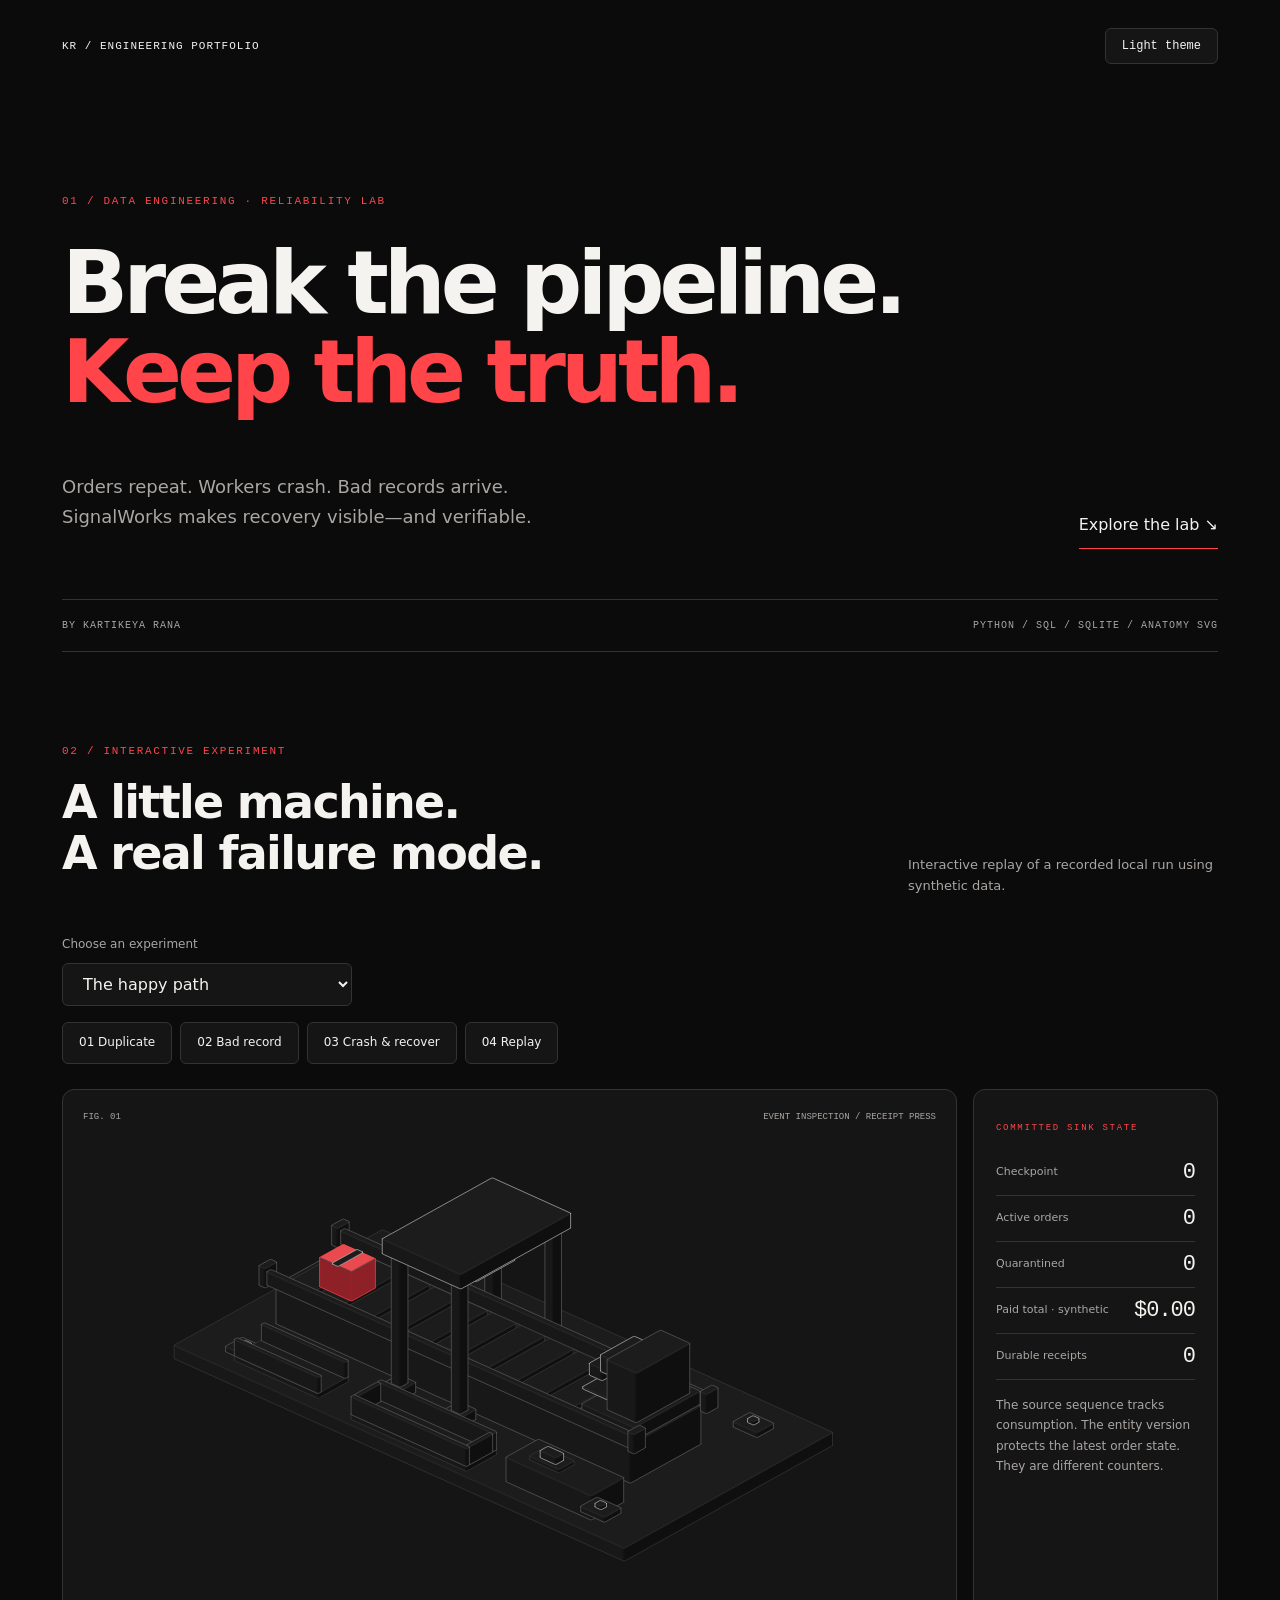
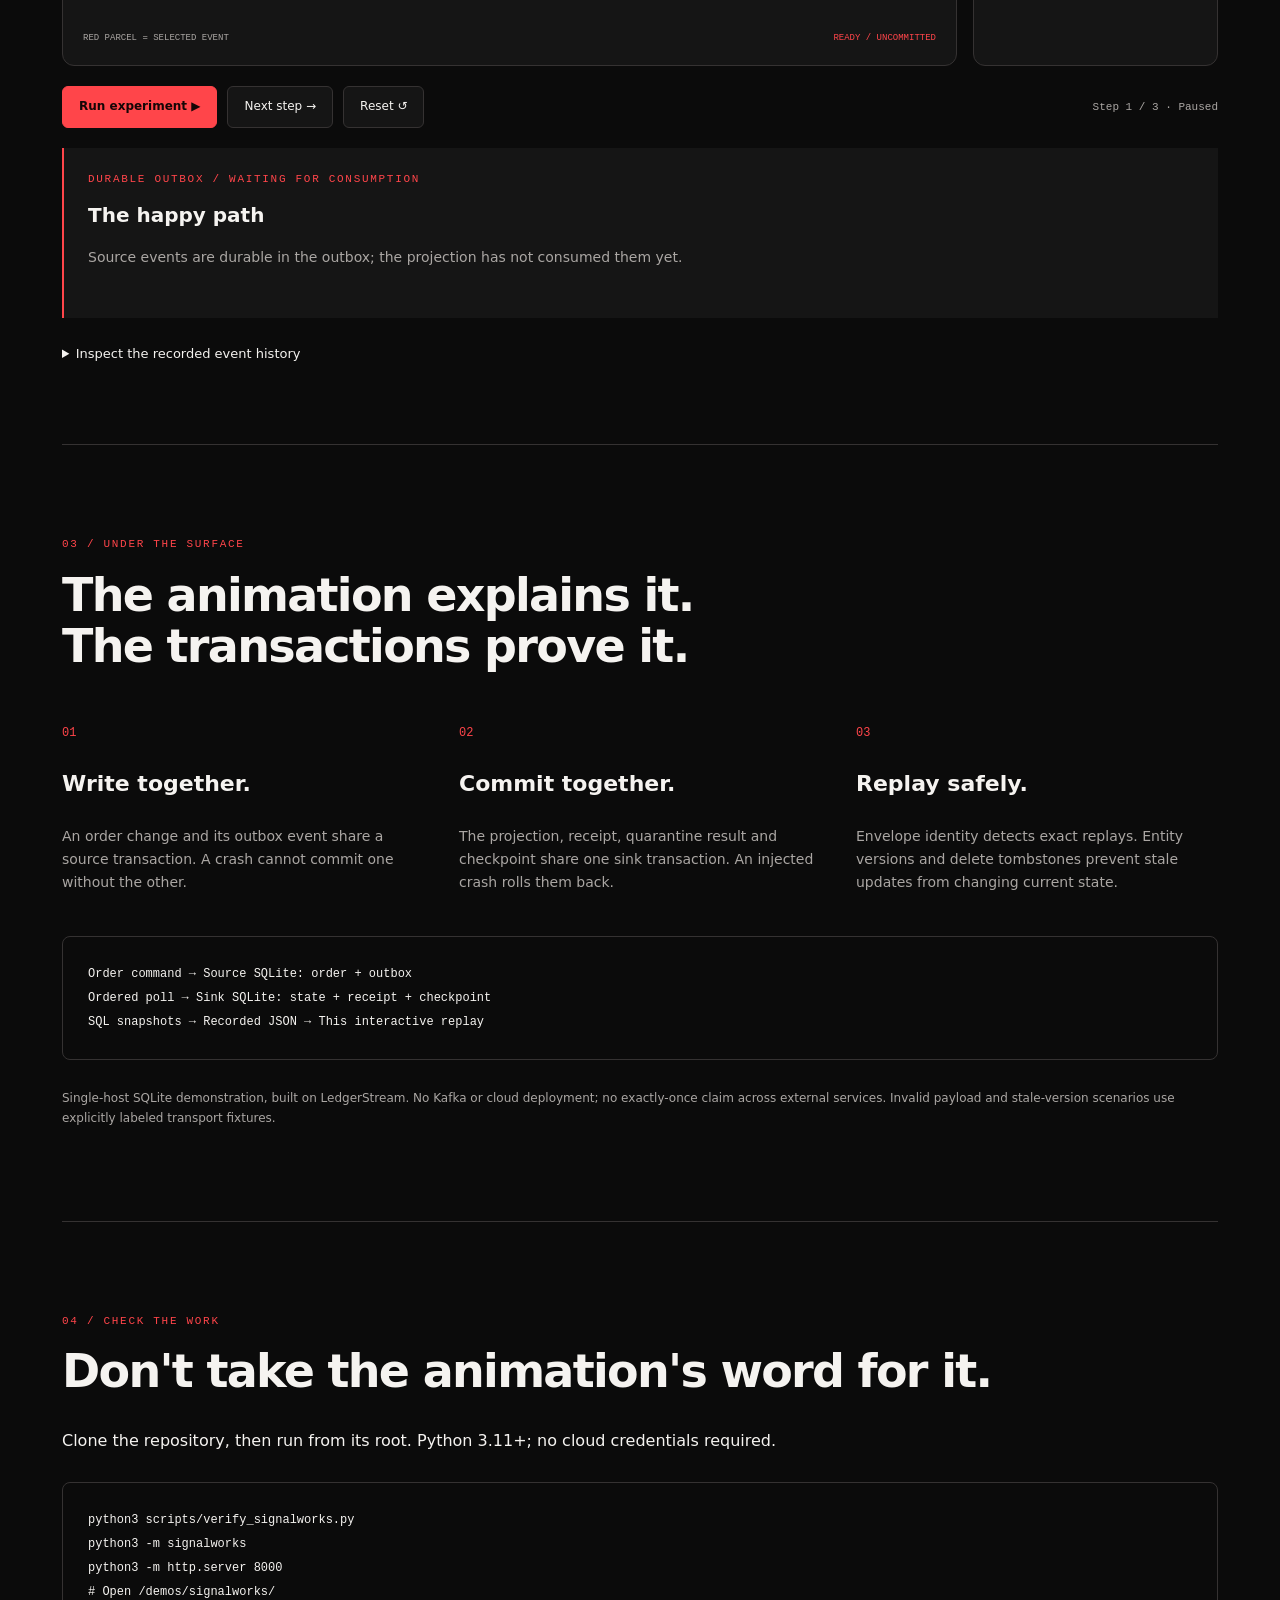
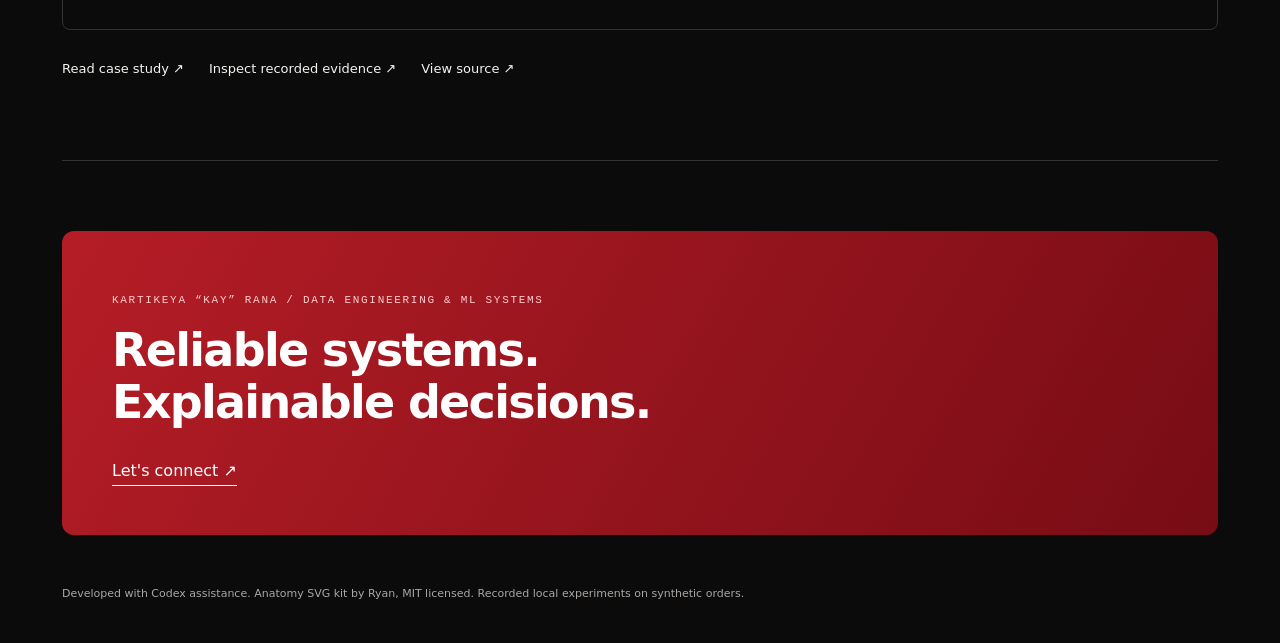
<file: demos/signalworks/index.html>
<!doctype html><html lang="en" data-theme="dark"><head><meta charset="utf-8"><meta name="viewport" content="width=device-width, initial-scale=1"><meta name="description" content="SignalWorks by Kartikeya Rana: a reproducible SQLite reliability lab and interactive Anatomy explainer."><title>SignalWorks — Kartikeya Rana</title><link rel="stylesheet" href="anatomy-kit/iso.css"><link rel="stylesheet" href="style.css"></head><body>
<a class="skip" href="#lab">Skip to interactive lab</a><header><a href="../../README.md">KR / ENGINEERING PORTFOLIO</a><button id="theme">Light theme</button></header>
<main><section class="intro"><p class="eyebrow">01 / DATA ENGINEERING · RELIABILITY LAB</p><h1>Break the pipeline.<br><span>Keep the truth.</span></h1><div class="intro-bottom"><p>Orders repeat. Workers crash. Bad records arrive.<br>SignalWorks makes recovery visible—and verifiable.</p><a class="cta" href="#lab">Explore the lab ↘</a></div><div class="byline">BY KARTIKEYA RANA <span>PYTHON / SQL / SQLITE / ANATOMY SVG</span></div></section>
<section id="lab" aria-labelledby="lab-title"><div class="section-head"><div><p class="eyebrow">02 / INTERACTIVE EXPERIMENT</p><h2 id="lab-title">A little machine.<br>A real failure mode.</h2></div><p id="disclosure">Interactive replay of a recorded local run using synthetic data.</p></div>
<div class="scenario-controls"><label for="scenario">Choose an experiment</label><select id="scenario" disabled><option>Loading recorded runs…</option></select><div class="presets"><button data-scenario="duplicate" disabled>01 Duplicate</button><button data-scenario="quarantine" disabled>02 Bad record</button><button data-scenario="recovery" disabled>03 Crash & recover</button><button data-scenario="replay" disabled>04 Replay</button></div></div>
<div class="lab-grid"><div class="machine-card iso" data-theme="dark"><div class="figure-top"><span>FIG. 01</span><span>EVENT INSPECTION / RECEIPT PRESS</span></div><div class="iso-stage"><svg xmlns="http://www.w3.org/2000/svg" class="iso-svg" viewBox="0 0 880 460" role="img" aria-label="Isometric parcel inspection machine. The red parcel represents the selected recorded event. Accessible controls and database results follow the illustration."><g data-part="foot"><g class="iso-solid"><path class="iso-fill" d="M300.7 125.2L301.1 124.8L315.7 116.7L316.4 116.5L317.4 116.4L318.2 116.7L334.4 123.9L334.9 124.3L334.9 124.8L334.9 137.3L334.5 137.8L320 145.8L319.2 146.1L318.2 146.1L317.4 145.9L301.3 138.6L300.7 138.2L300.7 137.8Z"/><path class="iso-shade" data-shade="0" d="M334.9 137.3L334.5 137.8L334.5 125.2L334.9 124.8ZM334.5 137.8L320 145.8L320 133.3L334.5 125.2ZM320 145.8L319.2 146.1L319.2 133.5L320 133.3Z"/><path class="iso-shade" data-shade="1" d="M319.2 146.1L318.2 146.1L318.2 133.6L319.2 133.5Z"/><path class="iso-shade" data-shade="2" d="M318.2 146.1L317.4 145.9L317.4 133.3L318.2 133.6Z"/><path class="iso-shade" data-shade="3" d="M317.4 145.9L301.3 138.6L301.3 126.1L317.4 133.3ZM301.3 138.6L300.7 138.2L300.7 125.7L301.3 126.1ZM300.7 138.2L300.7 137.8L300.7 125.2L300.7 125.7Z"/><path class="iso-top" d="M334.4 123.9L334.9 124.3L334.9 124.8L334.5 125.2L320 133.3L319.2 133.5L318.2 133.6L317.4 133.3L301.3 126.1L300.7 125.7L300.7 125.2L301.1 124.8L315.7 116.7L316.4 116.5L317.4 116.4L318.2 116.7Z"/><path class="iso-line iso-crease" data-tone="faint" d="M334.9 124.8L334.5 125.2L320 133.3L319.2 133.5L318.2 133.6L317.4 133.3L301.3 126.1L300.7 125.7L300.7 125.2"/><path class="iso-line iso-bevel" data-tone="faint" d="M334.9 124.8L333.8 124.9L319.4 132.9L318.9 133.1L318.4 133.1L317.9 133L301.9 125.8L301.6 125.5L300.7 125.2"/><path class="iso-line iso-edge" data-tone="lo" d="M300.7 125.2L301.1 124.8L315.7 116.7L316.4 116.5L317.4 116.4L318.2 116.7L334.4 123.9L334.9 124.3L334.9 124.8M334.9 137.3L334.5 137.8L320 145.8L319.2 146.1L318.2 146.1L317.4 145.9L301.3 138.6L300.7 138.2L300.7 137.8M334.9 124.8L334.9 137.3M300.7 125.2L300.7 137.8"/></g></g><g data-part="stop"><g class="iso-solid"><path class="iso-fill" d="M264.7 80.2L265.2 79.8L274.9 74.4L275.6 74.2L276.6 74.1L277.4 74.4L281.5 76.2L282 76.6L282 77L282 95.9L281.6 96.3L271.9 101.7L271.1 101.9L270.2 101.9L269.3 101.7L265.3 99.9L264.8 99.5L264.7 99Z"/><path class="iso-shade" data-shade="0" d="M282 95.9L281.6 96.3L281.6 77.4L282 77ZM281.6 96.3L271.9 101.7L271.9 82.8L281.6 77.4ZM271.9 101.7L271.1 101.9L271.1 83.1L271.9 82.8Z"/><path class="iso-shade" data-shade="1" d="M271.1 101.9L270.2 101.9L270.2 83.1L271.1 83.1Z"/><path class="iso-shade" data-shade="2" d="M270.2 101.9L269.3 101.7L269.3 82.9L270.2 83.1Z"/><path class="iso-shade" data-shade="3" d="M269.3 101.7L265.3 99.9L265.3 81.1L269.3 82.9ZM265.3 99.9L264.8 99.5L264.8 80.7L265.3 81.1ZM264.8 99.5L264.7 99L264.7 80.2L264.8 80.7Z"/><path class="iso-top" d="M281.5 76.2L282 76.6L282 77L281.6 77.4L271.9 82.8L271.1 83.1L270.2 83.1L269.3 82.9L265.3 81.1L264.8 80.7L264.7 80.2L265.2 79.8L274.9 74.4L275.6 74.2L276.6 74.1L277.4 74.4Z"/><path class="iso-line iso-crease" data-tone="faint" d="M282 77L281.6 77.4L271.9 82.8L271.1 83.1L270.2 83.1L269.3 82.9L265.3 81.1L264.8 80.7L264.7 80.2"/><path class="iso-line iso-bevel" data-tone="faint" d="M282 77L280.8 77.2L271.3 82.5L270.8 82.7L270.4 82.7L269.8 82.5L266 80.8L265.6 80.5L264.7 80.2"/><path class="iso-line iso-edge" data-tone="mid" d="M264.7 80.2L265.2 79.8L274.9 74.4L275.6 74.2L276.6 74.1L277.4 74.4L281.5 76.2L282 76.6L282 77M282 95.9L281.6 96.3L271.9 101.7L271.1 101.9L270.2 101.9L269.3 101.7L265.3 99.9L264.8 99.5L264.7 99M282 77L282 95.9M264.7 80.2L264.7 99"/></g></g><g data-part="stop"><g class="iso-solid"><path class="iso-fill" d="M193.2 119.9L193.7 119.5L203.4 114.1L204.1 113.9L205.1 113.8L205.9 114.1L209.9 115.9L210.5 116.3L210.5 116.7L210.5 135.6L210.1 136L200.4 141.4L199.6 141.6L198.7 141.6L197.8 141.4L193.8 139.6L193.3 139.2L193.2 138.8Z"/><path class="iso-shade" data-shade="0" d="M210.5 135.6L210.1 136L210.1 117.2L210.5 116.7ZM210.1 136L200.4 141.4L200.4 122.5L210.1 117.2ZM200.4 141.4L199.6 141.6L199.6 122.8L200.4 122.5Z"/><path class="iso-shade" data-shade="1" d="M199.6 141.6L198.7 141.6L198.7 122.8L199.6 122.8Z"/><path class="iso-shade" data-shade="2" d="M198.7 141.6L197.8 141.4L197.8 122.6L198.7 122.8Z"/><path class="iso-shade" data-shade="3" d="M197.8 141.4L193.8 139.6L193.8 120.8L197.8 122.6ZM193.8 139.6L193.3 139.2L193.3 120.4L193.8 120.8ZM193.3 139.2L193.2 138.8L193.2 119.9L193.3 120.4Z"/><path class="iso-top" d="M209.9 115.9L210.5 116.3L210.5 116.7L210.1 117.2L200.4 122.5L199.6 122.8L198.7 122.8L197.8 122.6L193.8 120.8L193.3 120.4L193.2 119.9L193.7 119.5L203.4 114.1L204.1 113.9L205.1 113.8L205.9 114.1Z"/><path class="iso-line iso-crease" data-tone="faint" d="M210.5 116.7L210.1 117.2L200.4 122.5L199.6 122.8L198.7 122.8L197.8 122.6L193.8 120.8L193.3 120.4L193.2 119.9"/><path class="iso-line iso-bevel" data-tone="faint" d="M210.5 116.7L209.3 116.9L199.8 122.2L199.3 122.4L198.9 122.4L198.3 122.2L194.5 120.5L194.1 120.3L193.2 119.9"/><path class="iso-line iso-edge" data-tone="mid" d="M193.2 119.9L193.7 119.5L203.4 114.1L204.1 113.9L205.1 113.8L205.9 114.1L209.9 115.9L210.5 116.3L210.5 116.7M210.5 135.6L210.1 136L200.4 141.4L199.6 141.6L198.7 141.6L197.8 141.4L193.8 139.6L193.3 139.2L193.2 138.8M210.5 116.7L210.5 135.6M193.2 119.9L193.2 138.8"/></g></g><g data-part="foot"><g class="iso-solid"><path class="iso-fill" d="M143.1 212.7L143.6 212.3L158.1 204.2L158.9 204L159.8 203.9L160.7 204.1L176.8 211.4L177.3 211.8L177.4 212.3L177.4 224.8L177 225.2L162.4 233.3L161.6 233.6L160.7 233.6L159.9 233.4L143.7 226.1L143.2 225.7L143.1 225.3Z"/><path class="iso-shade" data-shade="0" d="M177.4 224.8L177 225.2L177 212.7L177.4 212.3ZM177 225.2L162.4 233.3L162.4 220.8L177 212.7ZM162.4 233.3L161.6 233.6L161.6 221L162.4 220.8Z"/><path class="iso-shade" data-shade="1" d="M161.6 233.6L160.7 233.6L160.7 221L161.6 221Z"/><path class="iso-shade" data-shade="2" d="M160.7 233.6L159.9 233.4L159.9 220.8L160.7 221Z"/><path class="iso-shade" data-shade="3" d="M159.9 233.4L143.7 226.1L143.7 213.6L159.9 220.8ZM143.7 226.1L143.2 225.7L143.2 213.2L143.7 213.6ZM143.2 225.7L143.1 225.3L143.1 212.7L143.2 213.2Z"/><path class="iso-top" d="M176.8 211.4L177.3 211.8L177.4 212.3L177 212.7L162.4 220.8L161.6 221L160.7 221L159.9 220.8L143.7 213.6L143.2 213.2L143.1 212.7L143.6 212.3L158.1 204.2L158.9 204L159.8 203.9L160.7 204.1Z"/><path class="iso-line iso-crease" data-tone="faint" d="M177.4 212.3L177 212.7L162.4 220.8L161.6 221L160.7 221L159.9 220.8L143.7 213.6L143.2 213.2L143.1 212.7"/><path class="iso-line iso-bevel" data-tone="faint" d="M177.4 212.3L176.2 212.4L161.8 220.4L161.3 220.6L160.9 220.6L160.4 220.5L144.4 213.3L144 213L143.1 212.7"/><path class="iso-line iso-edge" data-tone="lo" d="M143.1 212.7L143.6 212.3L158.1 204.2L158.9 204L159.8 203.9L160.7 204.1L176.8 211.4L177.3 211.8L177.4 212.3M177.4 224.8L177 225.2L162.4 233.3L161.6 233.6L160.7 233.6L159.9 233.4L143.7 226.1L143.2 225.7L143.1 225.3M177.4 212.3L177.4 224.8M143.1 212.7L143.1 225.3"/></g></g><g data-part="foot"><g class="iso-solid"><path class="iso-fill" d="M677.6 294.9L678 294.5L692.5 286.4L693.3 286.1L694.3 286.1L695.1 286.3L711.3 293.6L711.8 294L711.8 294.5L711.8 307L711.4 307.4L696.8 315.5L696.1 315.8L695.1 315.8L694.3 315.6L678.1 308.3L677.6 307.9L677.6 307.4Z"/><path class="iso-shade" data-shade="0" d="M711.8 307L711.4 307.4L711.4 294.9L711.8 294.5ZM711.4 307.4L696.8 315.5L696.8 303L711.4 294.9ZM696.8 315.5L696.1 315.8L696.1 303.2L696.8 303Z"/><path class="iso-shade" data-shade="1" d="M696.1 315.8L695.1 315.8L695.1 303.2L696.1 303.2Z"/><path class="iso-shade" data-shade="2" d="M695.1 315.8L694.3 315.6L694.3 303L695.1 303.2Z"/><path class="iso-shade" data-shade="3" d="M694.3 315.6L678.1 308.3L678.1 295.7L694.3 303ZM678.1 308.3L677.6 307.9L677.6 295.4L678.1 295.7ZM677.6 307.9L677.6 307.4L677.6 294.9L677.6 295.4Z"/><path class="iso-top" d="M711.3 293.6L711.8 294L711.8 294.5L711.4 294.9L696.8 303L696.1 303.2L695.1 303.2L694.3 303L678.1 295.7L677.6 295.4L677.6 294.9L678 294.5L692.5 286.4L693.3 286.1L694.3 286.1L695.1 286.3Z"/><path class="iso-line iso-crease" data-tone="faint" d="M711.8 294.5L711.4 294.9L696.8 303L696.1 303.2L695.1 303.2L694.3 303L678.1 295.7L677.6 295.4L677.6 294.9"/><path class="iso-line iso-bevel" data-tone="faint" d="M711.8 294.5L710.6 294.6L696.3 302.6L695.8 302.8L695.3 302.8L694.8 302.6L678.8 295.5L678.5 295.2L677.6 294.9"/><path class="iso-line iso-edge" data-tone="lo" d="M677.6 294.9L678 294.5L692.5 286.4L693.3 286.1L694.3 286.1L695.1 286.3L711.3 293.6L711.8 294L711.8 294.5M711.8 307L711.4 307.4L696.8 315.5L696.1 315.8L695.1 315.8L694.3 315.6L678.1 308.3L677.6 307.9L677.6 307.4M711.8 294.5L711.8 307M677.6 294.9L677.6 307.4"/></g></g><g data-part="foot"><g class="iso-solid"><path class="iso-fill" d="M520 382.4L520.4 382L535 373.9L535.8 373.6L536.7 373.6L537.6 373.8L553.7 381.1L554.2 381.5L554.3 381.9L554.3 394.5L553.8 394.9L539.3 403L538.5 403.2L537.6 403.3L536.7 403.1L520.6 395.8L520.1 395.4L520 394.9Z"/><path class="iso-shade" data-shade="0" d="M554.3 394.5L553.8 394.9L553.8 382.4L554.3 381.9ZM553.8 394.9L539.3 403L539.3 390.4L553.8 382.4ZM539.3 403L538.5 403.2L538.5 390.7L539.3 390.4Z"/><path class="iso-shade" data-shade="1" d="M538.5 403.2L537.6 403.3L537.6 390.7L538.5 390.7Z"/><path class="iso-shade" data-shade="2" d="M537.6 403.3L536.7 403.1L536.7 390.5L537.6 390.7Z"/><path class="iso-shade" data-shade="3" d="M536.7 403.1L520.6 395.8L520.6 383.2L536.7 390.5ZM520.6 395.8L520.1 395.4L520.1 382.8L520.6 383.2ZM520.1 395.4L520 394.9L520 382.4L520.1 382.8Z"/><path class="iso-top" d="M553.7 381.1L554.2 381.5L554.3 381.9L553.8 382.4L539.3 390.4L538.5 390.7L537.6 390.7L536.7 390.5L520.6 383.2L520.1 382.8L520 382.4L520.4 382L535 373.9L535.8 373.6L536.7 373.6L537.6 373.8Z"/><path class="iso-line iso-crease" data-tone="faint" d="M554.3 381.9L553.8 382.4L539.3 390.4L538.5 390.7L537.6 390.7L536.7 390.5L520.6 383.2L520.1 382.8L520 382.4"/><path class="iso-line iso-bevel" data-tone="faint" d="M554.3 381.9L553.1 382.1L538.7 390.1L538.2 390.3L537.8 390.3L537.2 390.1L521.3 382.9L520.9 382.7L520 382.4"/><path class="iso-line iso-edge" data-tone="lo" d="M520 382.4L520.4 382L535 373.9L535.8 373.6L536.7 373.6L537.6 373.8L553.7 381.1L554.2 381.5L554.3 381.9M554.3 394.5L553.8 394.9L539.3 403L538.5 403.2L537.6 403.3L536.7 403.1L520.6 395.8L520.1 395.4L520 394.9M554.3 381.9L554.3 394.5M520 382.4L520 394.9"/></g></g><g data-part="base"><g class="iso-solid"><path class="iso-fill" d="M109.6 198.5L110 198L313.7 85L314.4 84.7L315.4 84.7L316.2 84.9L757.7 283.7L758.2 284.1L758.3 284.5L758.3 297.1L757.8 297.5L554.2 410.6L553.4 410.8L552.5 410.9L551.7 410.6L110.2 211.9L109.7 211.5L109.6 211Z"/><path class="iso-shade" data-shade="0" d="M758.3 297.1L757.8 297.5L757.8 285L758.3 284.5ZM757.8 297.5L554.2 410.6L554.2 398L757.8 285ZM554.2 410.6L553.4 410.8L553.4 398.3L554.2 398Z"/><path class="iso-shade" data-shade="1" d="M553.4 410.8L552.5 410.9L552.5 398.3L553.4 398.3Z"/><path class="iso-shade" data-shade="2" d="M552.5 410.9L551.7 410.6L551.7 398.1L552.5 398.3Z"/><path class="iso-shade" data-shade="3" d="M551.7 410.6L110.2 211.9L110.2 199.3L551.7 398.1ZM110.2 211.9L109.7 211.5L109.7 198.9L110.2 199.3ZM109.7 211.5L109.6 211L109.6 198.5L109.7 198.9Z"/><path class="iso-top" d="M757.7 283.7L758.2 284.1L758.3 284.5L757.8 285L554.2 398L553.4 398.3L552.5 398.3L551.7 398.1L110.2 199.3L109.7 198.9L109.6 198.5L110 198L313.7 85L314.4 84.7L315.4 84.7L316.2 84.9Z"/><path class="iso-line iso-crease" data-tone="faint" d="M758.3 284.5L757.8 285L554.2 398L553.4 398.3L552.5 398.3L551.7 398.1L110.2 199.3L109.7 198.9L109.6 198.5"/><path class="iso-line iso-bevel" data-tone="faint" d="M758.3 284.5L757.1 284.7L553.6 397.7L553.2 397.8L552.7 397.9L552.2 397.7L110.9 199L110.5 198.8L109.6 198.5"/><path class="iso-line iso-edge" data-tone="lo" d="M109.6 198.5L110 198L313.7 85L314.4 84.7L315.4 84.7L316.2 84.9L757.7 283.7L758.2 284.1L758.3 284.5M758.3 297.1L757.8 297.5L554.2 410.6L553.4 410.8L552.5 410.9L551.7 410.6L110.2 211.9L109.7 211.5L109.6 211M758.3 284.5L758.3 297.1M109.6 198.5L109.6 211"/></g></g><g data-part="mount"><g class="iso-solid"><path class="iso-fill" d="M310.5 116L310.9 115.6L325.5 107.5L326.3 107.3L327.2 107.3L328 107.5L349.6 117.2L350.1 117.6L350.1 118L350.1 122.7L349.7 123.2L335.2 131.2L334.4 131.5L333.4 131.5L332.6 131.3L311.1 121.6L310.6 121.2L310.5 120.7Z"/><path class="iso-shade" data-shade="0" d="M350.1 122.7L349.7 123.2L349.7 118.4L350.1 118ZM349.7 123.2L335.2 131.2L335.2 126.5L349.7 118.4ZM335.2 131.2L334.4 131.5L334.4 126.8L335.2 126.5Z"/><path class="iso-shade" data-shade="1" d="M334.4 131.5L333.4 131.5L333.4 126.8L334.4 126.8Z"/><path class="iso-shade" data-shade="2" d="M333.4 131.5L332.6 131.3L332.6 126.6L333.4 126.8Z"/><path class="iso-shade" data-shade="3" d="M332.6 131.3L311.1 121.6L311.1 116.9L332.6 126.6ZM311.1 121.6L310.6 121.2L310.6 116.5L311.1 116.9ZM310.6 121.2L310.5 120.7L310.5 116L310.6 116.5Z"/><path class="iso-top" d="M349.6 117.2L350.1 117.6L350.1 118L349.7 118.4L335.2 126.5L334.4 126.8L333.4 126.8L332.6 126.6L311.1 116.9L310.6 116.5L310.5 116L310.9 115.6L325.5 107.5L326.3 107.3L327.2 107.3L328 107.5Z"/><path class="iso-line iso-crease" data-tone="faint" d="M350.1 118L349.7 118.4L335.2 126.5L334.4 126.8L333.4 126.8L332.6 126.6L311.1 116.9L310.6 116.5L310.5 116"/><path class="iso-line iso-bevel" data-tone="faint" d="M350.1 118L349 118.2L334.6 126.2L334.1 126.4L333.6 126.4L333.1 126.2L311.8 116.6L311.4 116.4L310.5 116"/><path class="iso-line iso-edge" data-tone="mid" d="M310.5 116L310.9 115.6L325.5 107.5L326.3 107.3L327.2 107.3L328 107.5L349.6 117.2L350.1 117.6L350.1 118M350.1 122.7L349.7 123.2L335.2 131.2L334.4 131.5L333.4 131.5L332.6 131.3L311.1 121.6L310.6 121.2L310.5 120.7M350.1 118L350.1 122.7M310.5 116L310.5 120.7"/></g></g><g data-part="bolt"><g class="iso-solid"><path class="iso-fill" d="M324.7 113.2L325.1 112.8L328.7 110.7L329.5 110.5L330.4 110.5L331.3 110.7L335.3 112.5L335.8 112.9L335.9 113.3L335.9 116.5L335.4 116.9L331.8 118.9L331 119.2L330.1 119.2L329.3 119L325.2 117.2L324.7 116.8L324.7 116.3Z"/><path class="iso-shade" data-shade="0" d="M335.9 116.5L335.4 116.9L335.4 113.8L335.9 113.3ZM335.4 116.9L331.8 118.9L331.8 115.8L335.4 113.8ZM331.8 118.9L331 119.2L331 116L331.8 115.8Z"/><path class="iso-shade" data-shade="1" d="M331 119.2L330.1 119.2L330.1 116.1L331 116Z"/><path class="iso-shade" data-shade="2" d="M330.1 119.2L329.3 119L329.3 115.8L330.1 116.1Z"/><path class="iso-shade" data-shade="3" d="M329.3 119L325.2 117.2L325.2 114L329.3 115.8ZM325.2 117.2L324.7 116.8L324.7 113.6L325.2 114ZM324.7 116.8L324.7 116.3L324.7 113.2L324.7 113.6Z"/><path class="iso-top" d="M335.3 112.5L335.8 112.9L335.9 113.3L335.4 113.8L331.8 115.8L331 116L330.1 116.1L329.3 115.8L325.2 114L324.7 113.6L324.7 113.2L325.1 112.8L328.7 110.7L329.5 110.5L330.4 110.5L331.3 110.7Z"/><path class="iso-line iso-crease" data-tone="faint" d="M335.9 113.3L335.4 113.8L331.8 115.8L331 116L330.1 116.1L329.3 115.8L325.2 114L324.7 113.6L324.7 113.2"/><path class="iso-line iso-bevel" data-tone="faint" d="M335.9 113.3L334.7 113.5L331.2 115.4L330.7 115.6L330.3 115.6L329.8 115.5L325.9 113.7L325.6 113.5L324.7 113.2"/><path class="iso-line iso-edge" data-tone="hi" d="M324.7 113.2L325.1 112.8L328.7 110.7L329.5 110.5L330.4 110.5L331.3 110.7L335.3 112.5L335.8 112.9L335.9 113.3M335.9 116.5L335.4 116.9L331.8 118.9L331 119.2L330.1 119.2L329.3 119L325.2 117.2L324.7 116.8L324.7 116.3M335.9 113.3L335.9 116.5M324.7 113.2L324.7 116.3"/></g></g><g data-part="shoe"><g class="iso-solid"><path class="iso-fill" d="M408 184.4L408.4 184L421.7 176.6L422.5 176.4L423.4 176.3L424.3 176.6L439.1 183.2L439.6 183.6L439.6 184.1L439.6 193.5L439.2 193.9L425.9 201.3L425.1 201.6L424.2 201.6L423.3 201.4L408.5 194.7L408 194.3L408 193.9Z"/><path class="iso-shade" data-shade="0" d="M439.6 193.5L439.2 193.9L439.2 184.5L439.6 184.1ZM439.2 193.9L425.9 201.3L425.9 191.9L439.2 184.5ZM425.9 201.3L425.1 201.6L425.1 192.2L425.9 191.9Z"/><path class="iso-shade" data-shade="1" d="M425.1 201.6L424.2 201.6L424.2 192.2L425.1 192.2Z"/><path class="iso-shade" data-shade="2" d="M424.2 201.6L423.3 201.4L423.3 192L424.2 192.2Z"/><path class="iso-shade" data-shade="3" d="M423.3 201.4L408.5 194.7L408.5 185.3L423.3 192ZM408.5 194.7L408 194.3L408 184.9L408.5 185.3ZM408 194.3L408 193.9L408 184.4L408 184.9Z"/><path class="iso-top" d="M439.1 183.2L439.6 183.6L439.6 184.1L439.2 184.5L425.9 191.9L425.1 192.2L424.2 192.2L423.3 192L408.5 185.3L408 184.9L408 184.4L408.4 184L421.7 176.6L422.5 176.4L423.4 176.3L424.3 176.6Z"/><path class="iso-line iso-crease" data-tone="faint" d="M439.6 184.1L439.2 184.5L425.9 191.9L425.1 192.2L424.2 192.2L423.3 192L408.5 185.3L408 184.9L408 184.4"/><path class="iso-line iso-bevel" data-tone="faint" d="M439.6 184.1L438.5 184.2L425.3 191.6L424.8 191.7L424.3 191.7L423.8 191.6L409.2 185L408.9 184.8L408 184.4"/><path class="iso-line iso-edge" data-tone="mid" d="M408 184.4L408.4 184L421.7 176.6L422.5 176.4L423.4 176.3L424.3 176.6L439.1 183.2L439.6 183.6L439.6 184.1M439.6 193.5L439.2 193.9L425.9 201.3L425.1 201.6L424.2 201.6L423.3 201.4L408.5 194.7L408 194.3L408 193.9M439.6 184.1L439.6 193.5M408 184.4L408 193.9"/></g></g><g data-part="mount"><g class="iso-solid"><path class="iso-fill" d="M160.2 199.5L160.7 199.1L175.2 191L176 190.7L176.9 190.7L177.8 190.9L199.3 200.6L199.8 201L199.9 201.5L199.9 206.2L199.4 206.6L184.9 214.7L184.1 214.9L183.2 215L182.3 214.8L160.8 205.1L160.3 204.7L160.2 204.2Z"/><path class="iso-shade" data-shade="0" d="M199.9 206.2L199.4 206.6L199.4 201.9L199.9 201.5ZM199.4 206.6L184.9 214.7L184.9 210L199.4 201.9ZM184.9 214.7L184.1 214.9L184.1 210.2L184.9 210Z"/><path class="iso-shade" data-shade="1" d="M184.1 214.9L183.2 215L183.2 210.3L184.1 210.2Z"/><path class="iso-shade" data-shade="2" d="M183.2 215L182.3 214.8L182.3 210L183.2 210.3Z"/><path class="iso-shade" data-shade="3" d="M182.3 214.8L160.8 205.1L160.8 200.4L182.3 210ZM160.8 205.1L160.3 204.7L160.3 200L160.8 200.4ZM160.3 204.7L160.2 204.2L160.2 199.5L160.3 200Z"/><path class="iso-top" d="M199.3 200.6L199.8 201L199.9 201.5L199.4 201.9L184.9 210L184.1 210.2L183.2 210.3L182.3 210L160.8 200.4L160.3 200L160.2 199.5L160.7 199.1L175.2 191L176 190.7L176.9 190.7L177.8 190.9Z"/><path class="iso-line iso-crease" data-tone="faint" d="M199.9 201.5L199.4 201.9L184.9 210L184.1 210.2L183.2 210.3L182.3 210L160.8 200.4L160.3 200L160.2 199.5"/><path class="iso-line iso-bevel" data-tone="faint" d="M199.9 201.5L198.7 201.6L184.3 209.6L183.8 209.8L183.4 209.8L182.8 209.7L161.5 200.1L161.1 199.8L160.2 199.5"/><path class="iso-line iso-edge" data-tone="mid" d="M160.2 199.5L160.7 199.1L175.2 191L176 190.7L176.9 190.7L177.8 190.9L199.3 200.6L199.8 201L199.9 201.5M199.9 206.2L199.4 206.6L184.9 214.7L184.1 214.9L183.2 215L182.3 214.8L160.8 205.1L160.3 204.7L160.2 204.2M199.9 201.5L199.9 206.2M160.2 199.5L160.2 204.2"/></g></g><g data-part="post"><g class="iso-solid"><path class="iso-fill" d="M415.6 55.6L416.1 55.2L422.1 51.8L422.9 51.6L423.8 51.6L424.7 51.8L431.4 54.8L431.9 55.2L432 55.7L432 184.3L431.5 184.7L425.5 188.1L424.7 188.3L423.8 188.3L422.9 188.1L416.2 185.1L415.7 184.7L415.6 184.2Z"/><path class="iso-shade" data-shade="0" d="M432 184.3L431.5 184.7L431.5 56.1L432 55.7ZM431.5 184.7L425.5 188.1L425.5 59.4L431.5 56.1ZM425.5 188.1L424.7 188.3L424.7 59.7L425.5 59.4Z"/><path class="iso-shade" data-shade="1" d="M424.7 188.3L423.8 188.3L423.8 59.7L424.7 59.7Z"/><path class="iso-shade" data-shade="2" d="M423.8 188.3L422.9 188.1L422.9 59.5L423.8 59.7Z"/><path class="iso-shade" data-shade="3" d="M422.9 188.1L416.2 185.1L416.2 56.5L422.9 59.5ZM416.2 185.1L415.7 184.7L415.7 56.1L416.2 56.5ZM415.7 184.7L415.6 184.2L415.6 55.6L415.7 56.1Z"/><path class="iso-top" d="M431.4 54.8L431.9 55.2L432 55.7L431.5 56.1L425.5 59.4L424.7 59.7L423.8 59.7L422.9 59.5L416.2 56.5L415.7 56.1L415.6 55.6L416.1 55.2L422.1 51.8L422.9 51.6L423.8 51.6L424.7 51.8Z"/><path class="iso-line iso-crease" data-tone="faint" d="M432 55.7L431.5 56.1L425.5 59.4L424.7 59.7L423.8 59.7L422.9 59.5L416.2 56.5L415.7 56.1L415.6 55.6"/><path class="iso-line iso-bevel" data-tone="faint" d="M432 55.7L430.8 55.8L424.9 59.1L424.4 59.3L423.9 59.3L423.4 59.1L416.9 56.2L416.5 55.9L415.6 55.6"/><path class="iso-line iso-edge" data-tone="mid" d="M415.6 55.6L416.1 55.2L422.1 51.8L422.9 51.6L423.8 51.6L424.7 51.8L431.4 54.8L431.9 55.2L432 55.7M432 184.3L431.5 184.7L425.5 188.1L424.7 188.3L423.8 188.3L422.9 188.1L416.2 185.1L415.7 184.7L415.6 184.2M432 55.7L432 184.3M415.6 55.6L415.6 184.2"/></g></g><g data-part="shoe"><g class="iso-solid"><path class="iso-fill" d="M467.2 211.1L467.6 210.7L480.9 203.3L481.7 203L482.7 203L483.5 203.2L498.3 209.9L498.8 210.3L498.9 210.7L498.9 220.2L498.4 220.6L485.1 228L484.3 228.2L483.4 228.3L482.5 228L467.7 221.4L467.2 221L467.2 220.5Z"/><path class="iso-shade" data-shade="0" d="M498.9 220.2L498.4 220.6L498.4 211.2L498.9 210.7ZM498.4 220.6L485.1 228L485.1 218.6L498.4 211.2ZM485.1 228L484.3 228.2L484.3 218.8L485.1 218.6Z"/><path class="iso-shade" data-shade="1" d="M484.3 228.2L483.4 228.3L483.4 218.8L484.3 218.8Z"/><path class="iso-shade" data-shade="2" d="M483.4 228.3L482.5 228L482.5 218.6L483.4 218.8Z"/><path class="iso-shade" data-shade="3" d="M482.5 228L467.7 221.4L467.7 212L482.5 218.6ZM467.7 221.4L467.2 221L467.2 211.6L467.7 212ZM467.2 221L467.2 220.5L467.2 211.1L467.2 211.6Z"/><path class="iso-top" d="M498.3 209.9L498.8 210.3L498.9 210.7L498.4 211.2L485.1 218.6L484.3 218.8L483.4 218.8L482.5 218.6L467.7 212L467.2 211.6L467.2 211.1L467.6 210.7L480.9 203.3L481.7 203L482.7 203L483.5 203.2Z"/><path class="iso-line iso-crease" data-tone="faint" d="M498.9 210.7L498.4 211.2L485.1 218.6L484.3 218.8L483.4 218.8L482.5 218.6L467.7 212L467.2 211.6L467.2 211.1"/><path class="iso-line iso-bevel" data-tone="faint" d="M498.9 210.7L497.7 210.9L484.5 218.2L484 218.4L483.6 218.4L483.1 218.3L468.4 211.7L468.1 211.4L467.2 211.1"/><path class="iso-line iso-edge" data-tone="mid" d="M467.2 211.1L467.6 210.7L480.9 203.3L481.7 203L482.7 203L483.5 203.2L498.3 209.9L498.8 210.3L498.9 210.7M498.9 220.2L498.4 220.6L485.1 228L484.3 228.2L483.4 228.3L482.5 228L467.7 221.4L467.2 221L467.2 220.5M498.9 210.7L498.9 220.2M467.2 211.1L467.2 220.5"/></g></g><g data-part="return"><g class="iso-solid"><path class="iso-fill" d="M168.8 208.2L169.3 207.8L197.1 192.3L197.9 192.1L198.9 192.1L199.7 192.3L280.5 228.6L281 229L281 229.5L281 234.2L280.6 234.6L252.7 250.1L251.9 250.4L251 250.4L250.2 250.2L169.4 213.8L168.9 213.4L168.8 212.9Z"/><path class="iso-shade" data-shade="0" d="M281 234.2L280.6 234.6L280.6 229.9L281 229.5ZM280.6 234.6L252.7 250.1L252.7 245.4L280.6 229.9ZM252.7 250.1L251.9 250.4L251.9 245.6L252.7 245.4Z"/><path class="iso-shade" data-shade="1" d="M251.9 250.4L251 250.4L251 245.7L251.9 245.6Z"/><path class="iso-shade" data-shade="2" d="M251 250.4L250.2 250.2L250.2 245.5L251 245.7Z"/><path class="iso-shade" data-shade="3" d="M250.2 250.2L169.4 213.8L169.4 209.1L250.2 245.5ZM169.4 213.8L168.9 213.4L168.9 208.7L169.4 209.1ZM168.9 213.4L168.8 212.9L168.8 208.2L168.9 208.7Z"/><path class="iso-top" d="M280.5 228.6L281 229L281 229.5L280.6 229.9L252.7 245.4L251.9 245.6L251 245.7L250.2 245.5L169.4 209.1L168.9 208.7L168.8 208.2L169.3 207.8L197.1 192.3L197.9 192.1L198.9 192.1L199.7 192.3Z"/><path class="iso-line iso-crease" data-tone="faint" d="M281 229.5L280.6 229.9L252.7 245.4L251.9 245.6L251 245.7L250.2 245.5L169.4 209.1L168.9 208.7L168.8 208.2"/><path class="iso-line iso-bevel" data-tone="faint" d="M281 229.5L279.9 229.7L252.1 245L251.7 245.2L251.2 245.2L250.7 245.1L170.1 208.8L169.8 208.6L168.8 208.2"/><path class="iso-line iso-edge" data-tone="lo" d="M168.8 208.2L169.3 207.8L197.1 192.3L197.9 192.1L198.9 192.1L199.7 192.3L280.5 228.6L281 229L281 229.5M281 234.2L280.6 234.6L252.7 250.1L251.9 250.4L251 250.4L250.2 250.2L169.4 213.8L168.9 213.4L168.8 212.9M281 229.5L281 234.2M168.8 208.2L168.8 212.9"/></g></g><g data-part="bolt"><g class="iso-solid"><path class="iso-fill" d="M174.4 196.6L174.8 196.2L178.4 194.2L179.2 193.9L180.2 193.9L181 194.1L185 195.9L185.5 196.3L185.6 196.8L185.6 199.9L185.2 200.4L181.5 202.4L180.7 202.6L179.8 202.7L179 202.4L174.9 200.6L174.4 200.2L174.4 199.8Z"/><path class="iso-shade" data-shade="0" d="M185.6 199.9L185.2 200.4L185.2 197.2L185.6 196.8ZM185.2 200.4L181.5 202.4L181.5 199.2L185.2 197.2ZM181.5 202.4L180.7 202.6L180.7 199.5L181.5 199.2Z"/><path class="iso-shade" data-shade="1" d="M180.7 202.6L179.8 202.7L179.8 199.5L180.7 199.5Z"/><path class="iso-shade" data-shade="2" d="M179.8 202.7L179 202.4L179 199.3L179.8 199.5Z"/><path class="iso-shade" data-shade="3" d="M179 202.4L174.9 200.6L174.9 197.5L179 199.3ZM174.9 200.6L174.4 200.2L174.4 197.1L174.9 197.5ZM174.4 200.2L174.4 199.8L174.4 196.6L174.4 197.1Z"/><path class="iso-top" d="M185 195.9L185.5 196.3L185.6 196.8L185.2 197.2L181.5 199.2L180.7 199.5L179.8 199.5L179 199.3L174.9 197.5L174.4 197.1L174.4 196.6L174.8 196.2L178.4 194.2L179.2 193.9L180.2 193.9L181 194.1Z"/><path class="iso-line iso-crease" data-tone="faint" d="M185.6 196.8L185.2 197.2L181.5 199.2L180.7 199.5L179.8 199.5L179 199.3L174.9 197.5L174.4 197.1L174.4 196.6"/><path class="iso-line iso-bevel" data-tone="faint" d="M185.6 196.8L184.4 197L180.9 198.9L180.5 199.1L180 199.1L179.5 198.9L175.6 197.2L175.3 197L174.4 196.6"/><path class="iso-line iso-edge" data-tone="hi" d="M174.4 196.6L174.8 196.2L178.4 194.2L179.2 193.9L180.2 193.9L181 194.1L185 195.9L185.5 196.3L185.6 196.8M185.6 199.9L185.2 200.4L181.5 202.4L180.7 202.6L179.8 202.7L179 202.4L174.9 200.6L174.4 200.2L174.4 199.8M185.6 196.8L185.6 199.9M174.4 196.6L174.4 199.8"/></g></g><g data-part="return-rim"><g class="iso-solid"><path class="iso-fill" d="M195.5 177.7L195.9 177.3L197.1 176.7L197.9 176.4L198.9 176.4L199.7 176.6L280.5 212.9L281 213.3L281 213.8L281 229.5L280.6 229.9L279.4 230.6L278.6 230.8L277.7 230.9L276.8 230.7L196.1 194.3L195.6 193.9L195.5 193.4Z"/><path class="iso-shade" data-shade="0" d="M281 229.5L280.6 229.9L280.6 214.2L281 213.8ZM280.6 229.9L279.4 230.6L279.4 214.9L280.6 214.2ZM279.4 230.6L278.6 230.8L278.6 215.2L279.4 214.9Z"/><path class="iso-shade" data-shade="1" d="M278.6 230.8L277.7 230.9L277.7 215.2L278.6 215.2Z"/><path class="iso-shade" data-shade="2" d="M277.7 230.9L276.8 230.7L276.8 215L277.7 215.2Z"/><path class="iso-shade" data-shade="3" d="M276.8 230.7L196.1 194.3L196.1 178.6L276.8 215ZM196.1 194.3L195.6 193.9L195.6 178.2L196.1 178.6ZM195.6 193.9L195.5 193.4L195.5 177.7L195.6 178.2Z"/><path class="iso-top" d="M280.5 212.9L281 213.3L281 213.8L280.6 214.2L279.4 214.9L278.6 215.2L277.7 215.2L276.8 215L196.1 178.6L195.6 178.2L195.5 177.7L195.9 177.3L197.1 176.7L197.9 176.4L198.9 176.4L199.7 176.6Z"/><path class="iso-line iso-crease" data-tone="faint" d="M281 213.8L280.6 214.2L279.4 214.9L278.6 215.2L277.7 215.2L276.8 215L196.1 178.6L195.6 178.2L195.5 177.7"/><path class="iso-line iso-bevel" data-tone="faint" d="M281 213.8L279.9 214L278.8 214.6L278.3 214.7L277.9 214.7L277.3 214.6L196.8 178.3L196.4 178.1L195.5 177.7"/><path class="iso-line iso-edge" data-tone="mid" d="M195.5 177.7L195.9 177.3L197.1 176.7L197.9 176.4L198.9 176.4L199.7 176.6L280.5 212.9L281 213.3L281 213.8M281 229.5L280.6 229.9L279.4 230.6L278.6 230.8L277.7 230.9L276.8 230.7L196.1 194.3L195.6 193.9L195.5 193.4M281 213.8L281 229.5M195.5 177.7L195.5 193.4"/></g></g><g data-part="return-rim"><g class="iso-solid"><path class="iso-fill" d="M168.8 192.6L169.3 192.1L170.5 191.5L171.3 191.2L172.2 191.2L173 191.4L253.8 227.8L254.3 228.1L254.4 228.6L254.4 244.3L253.9 244.7L252.7 245.4L251.9 245.6L251 245.7L250.2 245.5L169.4 209.1L168.9 208.7L168.8 208.2Z"/><path class="iso-shade" data-shade="0" d="M254.4 244.3L253.9 244.7L253.9 229L254.4 228.6ZM253.9 244.7L252.7 245.4L252.7 229.7L253.9 229ZM252.7 245.4L251.9 245.6L251.9 230L252.7 229.7Z"/><path class="iso-shade" data-shade="1" d="M251.9 245.6L251 245.7L251 230L251.9 230Z"/><path class="iso-shade" data-shade="2" d="M251 245.7L250.2 245.5L250.2 229.8L251 230Z"/><path class="iso-shade" data-shade="3" d="M250.2 245.5L169.4 209.1L169.4 193.4L250.2 229.8ZM169.4 209.1L168.9 208.7L168.9 193L169.4 193.4ZM168.9 208.7L168.8 208.2L168.8 192.6L168.9 193Z"/><path class="iso-top" d="M253.8 227.8L254.3 228.1L254.4 228.6L253.9 229L252.7 229.7L251.9 230L251 230L250.2 229.8L169.4 193.4L168.9 193L168.8 192.6L169.3 192.1L170.5 191.5L171.3 191.2L172.2 191.2L173 191.4Z"/><path class="iso-line iso-crease" data-tone="faint" d="M254.4 228.6L253.9 229L252.7 229.7L251.9 230L251 230L250.2 229.8L169.4 193.4L168.9 193L168.8 192.6"/><path class="iso-line iso-bevel" data-tone="faint" d="M254.4 228.6L253.2 228.8L252.1 229.4L251.7 229.5L251.2 229.5L250.7 229.4L170.1 193.1L169.8 192.9L168.8 192.6"/><path class="iso-line iso-edge" data-tone="mid" d="M168.8 192.6L169.3 192.1L170.5 191.5L171.3 191.2L172.2 191.2L173 191.4L253.8 227.8L254.3 228.1L254.4 228.6M254.4 244.3L253.9 244.7L252.7 245.4L251.9 245.6L251 245.7L250.2 245.5L169.4 209.1L168.9 208.7L168.8 208.2M254.4 228.6L254.4 244.3M168.8 192.6L168.8 208.2"/></g></g><g data-part="post"><g class="iso-solid"><path class="iso-fill" d="M474.9 82.3L475.3 81.9L481.3 78.5L482.1 78.2L483.1 78.2L483.9 78.4L490.6 81.5L491.1 81.9L491.2 82.3L491.2 210.9L490.8 211.4L484.7 214.7L483.9 215L483 215L482.1 214.8L475.4 211.8L474.9 211.4L474.9 210.9Z"/><path class="iso-shade" data-shade="0" d="M491.2 210.9L490.8 211.4L490.8 82.7L491.2 82.3ZM490.8 211.4L484.7 214.7L484.7 86.1L490.8 82.7ZM484.7 214.7L483.9 215L483.9 86.4L484.7 86.1Z"/><path class="iso-shade" data-shade="1" d="M483.9 215L483 215L483 86.4L483.9 86.4Z"/><path class="iso-shade" data-shade="2" d="M483 215L482.1 214.8L482.1 86.2L483 86.4Z"/><path class="iso-shade" data-shade="3" d="M482.1 214.8L475.4 211.8L475.4 83.1L482.1 86.2ZM475.4 211.8L474.9 211.4L474.9 82.8L475.4 83.1ZM474.9 211.4L474.9 210.9L474.9 82.3L474.9 82.8Z"/><path class="iso-top" d="M490.6 81.5L491.1 81.9L491.2 82.3L490.8 82.7L484.7 86.1L483.9 86.4L483 86.4L482.1 86.2L475.4 83.1L474.9 82.8L474.9 82.3L475.3 81.9L481.3 78.5L482.1 78.2L483.1 78.2L483.9 78.4Z"/><path class="iso-line iso-crease" data-tone="faint" d="M491.2 82.3L490.8 82.7L484.7 86.1L483.9 86.4L483 86.4L482.1 86.2L475.4 83.1L474.9 82.8L474.9 82.3"/><path class="iso-line iso-bevel" data-tone="faint" d="M491.2 82.3L490 82.5L484.1 85.8L483.6 85.9L483.2 85.9L482.7 85.8L476.1 82.8L475.8 82.6L474.9 82.3"/><path class="iso-line iso-edge" data-tone="mid" d="M474.9 82.3L475.3 81.9L481.3 78.5L482.1 78.2L483.1 78.2L483.9 78.4L490.6 81.5L491.1 81.9L491.2 82.3M491.2 210.9L490.8 211.4L484.7 214.7L483.9 215L483 215L482.1 214.8L475.4 211.8L474.9 211.4L474.9 210.9M491.2 82.3L491.2 210.9M474.9 82.3L474.9 210.9"/></g></g><g data-part="bed"><g class="iso-solid"><path class="iso-fill" d="M209.9 139L210.4 138.5L278.2 100.8L279 100.6L279.9 100.6L280.8 100.8L628.1 257.1L628.6 257.5L628.6 258L628.6 295.6L628.2 296L560.3 333.7L559.5 334L558.6 334L557.8 333.8L210.5 177.5L210 177.1L209.9 176.6Z"/><path class="iso-shade" data-shade="0" d="M628.6 295.6L628.2 296L628.2 258.4L628.6 258ZM628.2 296L560.3 333.7L560.3 296.1L628.2 258.4ZM560.3 333.7L559.5 334L559.5 296.3L560.3 296.1Z"/><path class="iso-shade" data-shade="1" d="M559.5 334L558.6 334L558.6 296.4L559.5 296.3Z"/><path class="iso-shade" data-shade="2" d="M558.6 334L557.8 333.8L557.8 296.2L558.6 296.4Z"/><path class="iso-shade" data-shade="3" d="M557.8 333.8L210.5 177.5L210.5 139.8L557.8 296.2ZM210.5 177.5L210 177.1L210 139.4L210.5 139.8ZM210 177.1L209.9 176.6L209.9 139L210 139.4Z"/><path class="iso-top" d="M628.1 257.1L628.6 257.5L628.6 258L628.2 258.4L560.3 296.1L559.5 296.3L558.6 296.4L557.8 296.2L210.5 139.8L210 139.4L209.9 139L210.4 138.5L278.2 100.8L279 100.6L279.9 100.6L280.8 100.8Z"/><path class="iso-line iso-crease" data-tone="faint" d="M628.6 258L628.2 258.4L560.3 296.1L559.5 296.3L558.6 296.4L557.8 296.2L210.5 139.8L210 139.4L209.9 139"/><path class="iso-line iso-bevel" data-tone="faint" d="M628.6 258L627.4 258.1L559.7 295.7L559.2 295.9L558.8 295.9L558.3 295.8L211.2 139.5L210.8 139.3L209.9 139"/><path class="iso-line iso-edge" data-tone="mid" d="M209.9 139L210.4 138.5L278.2 100.8L279 100.6L279.9 100.6L280.8 100.8L628.1 257.1L628.6 257.5L628.6 258M628.6 295.6L628.2 296L560.3 333.7L559.5 334L558.6 334L557.8 333.8L210.5 177.5L210 177.1L209.9 176.6M628.6 258L628.6 295.6M209.9 139L209.9 176.6"/></g></g><g data-part="tread"><g class="iso-solid"><path class="iso-fill" d="M224.1 134.5L224.5 134.1L280.2 103.1L281 102.9L282 102.9L282.8 103.1L304.3 112.8L304.8 113.2L304.9 113.6L304.9 118.3L304.5 118.8L248.7 149.7L247.9 150L247 150L246.2 149.8L224.6 140.1L224.1 139.7L224.1 139.2Z"/><path class="iso-shade" data-shade="0" d="M304.9 118.3L304.5 118.8L304.5 114.1L304.9 113.6ZM304.5 118.8L248.7 149.7L248.7 145L304.5 114.1ZM248.7 149.7L247.9 150L247.9 145.3L248.7 145Z"/><path class="iso-shade" data-shade="1" d="M247.9 150L247 150L247 145.3L247.9 145.3Z"/><path class="iso-shade" data-shade="2" d="M247 150L246.2 149.8L246.2 145.1L247 145.3Z"/><path class="iso-shade" data-shade="3" d="M246.2 149.8L224.6 140.1L224.6 135.4L246.2 145.1ZM224.6 140.1L224.1 139.7L224.1 135L224.6 135.4ZM224.1 139.7L224.1 139.2L224.1 134.5L224.1 135Z"/><path class="iso-top" d="M304.3 112.8L304.8 113.2L304.9 113.6L304.5 114.1L248.7 145L247.9 145.3L247 145.3L246.2 145.1L224.6 135.4L224.1 135L224.1 134.5L224.5 134.1L280.2 103.1L281 102.9L282 102.9L282.8 103.1Z"/><path class="iso-line iso-crease" data-tone="faint" d="M304.9 113.6L304.5 114.1L248.7 145L247.9 145.3L247 145.3L246.2 145.1L224.6 135.4L224.1 135L224.1 134.5"/><path class="iso-line iso-bevel" data-tone="faint" d="M304.9 113.6L303.7 113.8L248.1 144.7L247.6 144.8L247.2 144.8L246.7 144.7L225.3 135.1L225 134.8L224.1 134.5"/><path class="iso-line iso-edge" data-tone="lo" d="M224.1 134.5L224.5 134.1L280.2 103.1L281 102.9L282 102.9L282.8 103.1L304.3 112.8L304.8 113.2L304.9 113.6M304.9 118.3L304.5 118.8L248.7 149.7L247.9 150L247 150L246.2 149.8L224.6 140.1L224.1 139.7L224.1 139.2M304.9 113.6L304.9 118.3M224.1 134.5L224.1 139.2"/></g></g><g data-part="tread"><g class="iso-solid"><path class="iso-fill" d="M252.3 147.2L252.8 146.8L308.5 115.9L309.3 115.6L310.2 115.6L311.1 115.8L332.6 125.5L333.1 125.9L333.2 126.4L333.2 131.1L332.7 131.5L277 162.4L276.2 162.7L275.3 162.7L274.4 162.5L252.9 152.8L252.4 152.4L252.3 152Z"/><path class="iso-shade" data-shade="0" d="M333.2 131.1L332.7 131.5L332.7 126.8L333.2 126.4ZM332.7 131.5L277 162.4L277 157.7L332.7 126.8ZM277 162.4L276.2 162.7L276.2 158L277 157.7Z"/><path class="iso-shade" data-shade="1" d="M276.2 162.7L275.3 162.7L275.3 158L276.2 158Z"/><path class="iso-shade" data-shade="2" d="M275.3 162.7L274.4 162.5L274.4 157.8L275.3 158Z"/><path class="iso-shade" data-shade="3" d="M274.4 162.5L252.9 152.8L252.9 148.1L274.4 157.8ZM252.9 152.8L252.4 152.4L252.4 147.7L252.9 148.1ZM252.4 152.4L252.3 152L252.3 147.2L252.4 147.7Z"/><path class="iso-top" d="M332.6 125.5L333.1 125.9L333.2 126.4L332.7 126.8L277 157.7L276.2 158L275.3 158L274.4 157.8L252.9 148.1L252.4 147.7L252.3 147.2L252.8 146.8L308.5 115.9L309.3 115.6L310.2 115.6L311.1 115.8Z"/><path class="iso-line iso-crease" data-tone="faint" d="M333.2 126.4L332.7 126.8L277 157.7L276.2 158L275.3 158L274.4 157.8L252.9 148.1L252.4 147.7L252.3 147.2"/><path class="iso-line iso-bevel" data-tone="faint" d="M333.2 126.4L332 126.5L276.4 157.4L275.9 157.6L275.4 157.6L274.9 157.4L253.6 147.8L253.2 147.6L252.3 147.2"/><path class="iso-line iso-edge" data-tone="lo" d="M252.3 147.2L252.8 146.8L308.5 115.9L309.3 115.6L310.2 115.6L311.1 115.8L332.6 125.5L333.1 125.9L333.2 126.4M333.2 131.1L332.7 131.5L277 162.4L276.2 162.7L275.3 162.7L274.4 162.5L252.9 152.8L252.4 152.4L252.3 152M333.2 126.4L333.2 131.1M252.3 147.2L252.3 152"/></g></g><g data-part="tread"><g class="iso-solid"><path class="iso-fill" d="M280.6 160L281 159.6L336.8 128.6L337.6 128.3L338.5 128.3L339.3 128.5L360.9 138.2L361.4 138.6L361.4 139.1L361.4 143.8L361 144.2L305.2 175.2L304.5 175.4L303.5 175.4L302.7 175.2L281.2 165.5L280.6 165.1L280.6 164.7Z"/><path class="iso-shade" data-shade="0" d="M361.4 143.8L361 144.2L361 139.5L361.4 139.1ZM361 144.2L305.2 175.2L305.2 170.5L361 139.5ZM305.2 175.2L304.5 175.4L304.5 170.7L305.2 170.5Z"/><path class="iso-shade" data-shade="1" d="M304.5 175.4L303.5 175.4L303.5 170.7L304.5 170.7Z"/><path class="iso-shade" data-shade="2" d="M303.5 175.4L302.7 175.2L302.7 170.5L303.5 170.7Z"/><path class="iso-shade" data-shade="3" d="M302.7 175.2L281.2 165.5L281.2 160.8L302.7 170.5ZM281.2 165.5L280.6 165.1L280.6 160.4L281.2 160.8ZM280.6 165.1L280.6 164.7L280.6 160L280.6 160.4Z"/><path class="iso-top" d="M360.9 138.2L361.4 138.6L361.4 139.1L361 139.5L305.2 170.5L304.5 170.7L303.5 170.7L302.7 170.5L281.2 160.8L280.6 160.4L280.6 160L281 159.6L336.8 128.6L337.6 128.3L338.5 128.3L339.3 128.5Z"/><path class="iso-line iso-crease" data-tone="faint" d="M361.4 139.1L361 139.5L305.2 170.5L304.5 170.7L303.5 170.7L302.7 170.5L281.2 160.8L280.6 160.4L280.6 160"/><path class="iso-line iso-bevel" data-tone="faint" d="M361.4 139.1L360.3 139.2L304.7 170.1L304.2 170.3L303.7 170.3L303.2 170.2L281.8 160.5L281.5 160.3L280.6 160"/><path class="iso-line iso-edge" data-tone="lo" d="M280.6 160L281 159.6L336.8 128.6L337.6 128.3L338.5 128.3L339.3 128.5L360.9 138.2L361.4 138.6L361.4 139.1M361.4 143.8L361 144.2L305.2 175.2L304.5 175.4L303.5 175.4L302.7 175.2L281.2 165.5L280.6 165.1L280.6 164.7M361.4 139.1L361.4 143.8M280.6 160L280.6 164.7"/></g></g><g data-part="tread"><g class="iso-solid"><path class="iso-fill" d="M308.9 172.7L309.3 172.3L365 141.3L365.8 141.1L366.8 141L367.6 141.3L389.1 150.9L389.6 151.3L389.7 151.8L389.7 156.5L389.3 156.9L333.5 187.9L332.7 188.1L331.8 188.2L331 188L309.4 178.3L308.9 177.9L308.9 177.4Z"/><path class="iso-shade" data-shade="0" d="M389.7 156.5L389.3 156.9L389.3 152.2L389.7 151.8ZM389.3 156.9L333.5 187.9L333.5 183.2L389.3 152.2ZM333.5 187.9L332.7 188.1L332.7 183.4L333.5 183.2Z"/><path class="iso-shade" data-shade="1" d="M332.7 188.1L331.8 188.2L331.8 183.5L332.7 183.4Z"/><path class="iso-shade" data-shade="2" d="M331.8 188.2L331 188L331 183.3L331.8 183.5Z"/><path class="iso-shade" data-shade="3" d="M331 188L309.4 178.3L309.4 173.6L331 183.3ZM309.4 178.3L308.9 177.9L308.9 173.2L309.4 173.6ZM308.9 177.9L308.9 177.4L308.9 172.7L308.9 173.2Z"/><path class="iso-top" d="M389.1 150.9L389.6 151.3L389.7 151.8L389.3 152.2L333.5 183.2L332.7 183.4L331.8 183.5L331 183.3L309.4 173.6L308.9 173.2L308.9 172.7L309.3 172.3L365 141.3L365.8 141.1L366.8 141L367.6 141.3Z"/><path class="iso-line iso-crease" data-tone="faint" d="M389.7 151.8L389.3 152.2L333.5 183.2L332.7 183.4L331.8 183.5L331 183.3L309.4 173.6L308.9 173.2L308.9 172.7"/><path class="iso-line iso-bevel" data-tone="faint" d="M389.7 151.8L388.5 152L332.9 182.8L332.4 183L332 183L331.5 182.9L310.1 173.3L309.8 173L308.9 172.7"/><path class="iso-line iso-edge" data-tone="lo" d="M308.9 172.7L309.3 172.3L365 141.3L365.8 141.1L366.8 141L367.6 141.3L389.1 150.9L389.6 151.3L389.7 151.8M389.7 156.5L389.3 156.9L333.5 187.9L332.7 188.1L331.8 188.2L331 188L309.4 178.3L308.9 177.9L308.9 177.4M389.7 151.8L389.7 156.5M308.9 172.7L308.9 177.4"/></g></g><g data-part="tread"><g class="iso-solid"><path class="iso-fill" d="M337.1 185.4L337.6 185L393.3 154L394.1 153.8L395 153.8L395.9 154L417.4 163.7L417.9 164.1L418 164.5L418 169.2L417.5 169.7L361.8 200.6L361 200.9L360.1 200.9L359.2 200.7L337.7 191L337.2 190.6L337.1 190.1Z"/><path class="iso-shade" data-shade="0" d="M418 169.2L417.5 169.7L417.5 165L418 164.5ZM417.5 169.7L361.8 200.6L361.8 195.9L417.5 165ZM361.8 200.6L361 200.9L361 196.2L361.8 195.9Z"/><path class="iso-shade" data-shade="1" d="M361 200.9L360.1 200.9L360.1 196.2L361 196.2Z"/><path class="iso-shade" data-shade="2" d="M360.1 200.9L359.2 200.7L359.2 196L360.1 196.2Z"/><path class="iso-shade" data-shade="3" d="M359.2 200.7L337.7 191L337.7 186.3L359.2 196ZM337.7 191L337.2 190.6L337.2 185.9L337.7 186.3ZM337.2 190.6L337.1 190.1L337.1 185.4L337.2 185.9Z"/><path class="iso-top" d="M417.4 163.7L417.9 164.1L418 164.5L417.5 165L361.8 195.9L361 196.2L360.1 196.2L359.2 196L337.7 186.3L337.2 185.9L337.1 185.4L337.6 185L393.3 154L394.1 153.8L395 153.8L395.9 154Z"/><path class="iso-line iso-crease" data-tone="faint" d="M418 164.5L417.5 165L361.8 195.9L361 196.2L360.1 196.2L359.2 196L337.7 186.3L337.2 185.9L337.1 185.4"/><path class="iso-line iso-bevel" data-tone="faint" d="M418 164.5L416.8 164.7L361.2 195.6L360.7 195.7L360.2 195.7L359.7 195.6L338.4 186L338 185.8L337.1 185.4"/><path class="iso-line iso-edge" data-tone="lo" d="M337.1 185.4L337.6 185L393.3 154L394.1 153.8L395 153.8L395.9 154L417.4 163.7L417.9 164.1L418 164.5M418 169.2L417.5 169.7L361.8 200.6L361 200.9L360.1 200.9L359.2 200.7L337.7 191L337.2 190.6L337.1 190.1M418 164.5L418 169.2M337.1 185.4L337.1 190.1"/></g></g><g data-part="rail"><g class="iso-solid"><path class="iso-fill" d="M273.6 85.6L274 85.2L276.5 83.9L277.3 83.6L278.2 83.6L279 83.8L639.8 246.2L640.3 246.6L640.3 247.1L640.3 259.6L639.9 260L637.5 261.4L636.7 261.6L635.8 261.6L634.9 261.4L274.2 99L273.7 98.6L273.6 98.2Z"/><path class="iso-shade" data-shade="0" d="M640.3 259.6L639.9 260L639.9 247.5L640.3 247.1ZM639.9 260L637.5 261.4L637.5 248.8L639.9 247.5ZM637.5 261.4L636.7 261.6L636.7 249.1L637.5 248.8Z"/><path class="iso-shade" data-shade="1" d="M636.7 261.6L635.8 261.6L635.8 249.1L636.7 249.1Z"/><path class="iso-shade" data-shade="2" d="M635.8 261.6L634.9 261.4L634.9 248.9L635.8 249.1Z"/><path class="iso-shade" data-shade="3" d="M634.9 261.4L274.2 99L274.2 86.5L634.9 248.9ZM274.2 99L273.7 98.6L273.7 86.1L274.2 86.5ZM273.7 98.6L273.6 98.2L273.6 85.6L273.7 86.1Z"/><path class="iso-top" d="M639.8 246.2L640.3 246.6L640.3 247.1L639.9 247.5L637.5 248.8L636.7 249.1L635.8 249.1L634.9 248.9L274.2 86.5L273.7 86.1L273.6 85.6L274 85.2L276.5 83.9L277.3 83.6L278.2 83.6L279 83.8Z"/><path class="iso-line iso-crease" data-tone="faint" d="M640.3 247.1L639.9 247.5L637.5 248.8L636.7 249.1L635.8 249.1L634.9 248.9L274.2 86.5L273.7 86.1L273.6 85.6"/><path class="iso-line iso-bevel" data-tone="faint" d="M640.3 247.1L639.2 247.2L636.9 248.5L636.4 248.6L635.9 248.7L635.4 248.5L274.9 86.2L274.5 85.9L273.6 85.6"/><path class="iso-line iso-edge" data-tone="mid" d="M273.6 85.6L274 85.2L276.5 83.9L277.3 83.6L278.2 83.6L279 83.8L639.8 246.2L640.3 246.6L640.3 247.1M640.3 259.6L639.9 260L637.5 261.4L636.7 261.6L635.8 261.6L634.9 261.4L274.2 99L273.7 98.6L273.6 98.2M640.3 247.1L640.3 259.6M273.6 85.6L273.6 98.2"/></g></g><g data-part="parcel"><g transform="translate(-156.95 -114.41)"><g class="iso-solid" data-lit=""><path class="iso-fill" d="M409.8 226.4L410.2 225.9L432.1 213.8L432.8 213.6L433.8 213.5L434.6 213.8L464.2 227.1L464.7 227.5L464.8 227.9L464.8 256.2L464.4 256.6L442.5 268.7L441.8 269L440.8 269L440 268.8L410.4 255.4L409.9 255.1L409.8 254.6Z"/><path class="iso-shade" data-shade="0" d="M464.8 256.2L464.4 256.6L464.4 228.4L464.8 227.9ZM464.4 256.6L442.5 268.7L442.5 240.5L464.4 228.4ZM442.5 268.7L441.8 269L441.8 240.7L442.5 240.5Z"/><path class="iso-shade" data-shade="1" d="M441.8 269L440.8 269L440.8 240.8L441.8 240.7Z"/><path class="iso-shade" data-shade="2" d="M440.8 269L440 268.8L440 240.5L440.8 240.8Z"/><path class="iso-shade" data-shade="3" d="M440 268.8L410.4 255.4L410.4 227.2L440 240.5ZM410.4 255.4L409.9 255.1L409.9 226.8L410.4 227.2ZM409.9 255.1L409.8 254.6L409.8 226.4L409.9 226.8Z"/><path class="iso-top" d="M464.2 227.1L464.7 227.5L464.8 227.9L464.4 228.4L442.5 240.5L441.8 240.7L440.8 240.8L440 240.5L410.4 227.2L409.9 226.8L409.8 226.4L410.2 225.9L432.1 213.8L432.8 213.6L433.8 213.5L434.6 213.8Z"/><path class="iso-line iso-crease" data-tone="faint" d="M464.8 227.9L464.4 228.4L442.5 240.5L441.8 240.7L440.8 240.8L440 240.5L410.4 227.2L409.9 226.8L409.8 226.4"/><path class="iso-line iso-bevel" data-tone="faint" d="M464.8 227.9L463.3 228L441.7 240L441.4 240.1L441.1 240.1L440.7 240L411.3 226.8L411.1 226.6L409.8 226.4"/><path class="iso-line iso-edge" data-tone="hi" d="M409.8 226.4L410.2 225.9L432.1 213.8L432.8 213.6L433.8 213.5L434.6 213.8L464.2 227.1L464.7 227.5L464.8 227.9M464.8 256.2L464.4 256.6L442.5 268.7L441.8 269L440.8 269L440 268.8L410.4 255.4L409.9 255.1L409.8 254.6M464.8 227.9L464.8 256.2M409.8 226.4L409.8 254.6"/></g><g class="iso-solid"><path class="iso-fill" d="M422.5 231.7L446.7 218.3L452.1 220.7L452.1 221.6L427.9 235.1L422.5 232.7Z"/><path class="iso-shade" data-shade="0" d="M452.1 221.6L427.9 235.1L427.9 234.2L452.1 220.7Z"/><path class="iso-shade" data-shade="3" d="M427.9 235.1L422.5 232.7L422.5 231.7L427.9 234.2Z"/><path class="iso-top" d="M452.1 220.7L427.9 234.2L422.5 231.7L446.7 218.3Z"/><path class="iso-line iso-crease" data-tone="faint" d="M452.1 220.7L427.9 234.2L422.5 231.7"/><path class="iso-line iso-edge" data-tone="hi" d="M422.5 231.7L446.7 218.3L452.1 220.7M452.1 221.6L427.9 235.1L422.5 232.7M452.1 220.7L452.1 221.6M422.5 231.7L422.5 232.7"/></g></g></g><g data-part="tread"><g class="iso-solid"><path class="iso-fill" d="M365.4 198.1L365.8 197.7L421.6 166.8L422.4 166.5L423.3 166.5L424.1 166.7L445.7 176.4L446.2 176.8L446.2 177.3L446.2 182L445.8 182.4L390 213.3L389.3 213.6L388.3 213.6L387.5 213.4L366 203.7L365.4 203.3L365.4 202.9Z"/><path class="iso-shade" data-shade="0" d="M446.2 182L445.8 182.4L445.8 177.7L446.2 177.3ZM445.8 182.4L390 213.3L390 208.6L445.8 177.7ZM390 213.3L389.3 213.6L389.3 208.9L390 208.6Z"/><path class="iso-shade" data-shade="1" d="M389.3 213.6L388.3 213.6L388.3 208.9L389.3 208.9Z"/><path class="iso-shade" data-shade="2" d="M388.3 213.6L387.5 213.4L387.5 208.7L388.3 208.9Z"/><path class="iso-shade" data-shade="3" d="M387.5 213.4L366 203.7L366 199L387.5 208.7ZM366 203.7L365.4 203.3L365.4 198.6L366 199ZM365.4 203.3L365.4 202.9L365.4 198.1L365.4 198.6Z"/><path class="iso-top" d="M445.7 176.4L446.2 176.8L446.2 177.3L445.8 177.7L390 208.6L389.3 208.9L388.3 208.9L387.5 208.7L366 199L365.4 198.6L365.4 198.1L365.8 197.7L421.6 166.8L422.4 166.5L423.3 166.5L424.1 166.7Z"/><path class="iso-line iso-crease" data-tone="faint" d="M446.2 177.3L445.8 177.7L390 208.6L389.3 208.9L388.3 208.9L387.5 208.7L366 199L365.4 198.6L365.4 198.1"/><path class="iso-line iso-bevel" data-tone="faint" d="M446.2 177.3L445.1 177.4L389.5 208.3L389 208.5L388.5 208.5L388 208.3L366.6 198.7L366.3 198.5L365.4 198.1"/><path class="iso-line iso-edge" data-tone="lo" d="M365.4 198.1L365.8 197.7L421.6 166.8L422.4 166.5L423.3 166.5L424.1 166.7L445.7 176.4L446.2 176.8L446.2 177.3M446.2 182L445.8 182.4L390 213.3L389.3 213.6L388.3 213.6L387.5 213.4L366 203.7L365.4 203.3L365.4 202.9M446.2 177.3L446.2 182M365.4 198.1L365.4 202.9"/></g></g><g data-part="shoe"><g class="iso-solid"><path class="iso-fill" d="M315.8 235.6L316.3 235.2L329.6 227.8L330.4 227.5L331.3 227.5L332.2 227.7L347 234.4L347.5 234.8L347.5 235.2L347.5 244.6L347.1 245.1L333.8 252.5L333 252.7L332 252.7L331.2 252.5L316.4 245.9L315.9 245.5L315.8 245Z"/><path class="iso-shade" data-shade="0" d="M347.5 244.6L347.1 245.1L347.1 235.6L347.5 235.2ZM347.1 245.1L333.8 252.5L333.8 243.1L347.1 235.6ZM333.8 252.5L333 252.7L333 243.3L333.8 243.1Z"/><path class="iso-shade" data-shade="1" d="M333 252.7L332 252.7L332 243.3L333 243.3Z"/><path class="iso-shade" data-shade="2" d="M332 252.7L331.2 252.5L331.2 243.1L332 243.3Z"/><path class="iso-shade" data-shade="3" d="M331.2 252.5L316.4 245.9L316.4 236.5L331.2 243.1ZM316.4 245.9L315.9 245.5L315.9 236.1L316.4 236.5ZM315.9 245.5L315.8 245L315.8 235.6L315.9 236.1Z"/><path class="iso-top" d="M347 234.4L347.5 234.8L347.5 235.2L347.1 235.6L333.8 243.1L333 243.3L332 243.3L331.2 243.1L316.4 236.5L315.9 236.1L315.8 235.6L316.3 235.2L329.6 227.8L330.4 227.5L331.3 227.5L332.2 227.7Z"/><path class="iso-line iso-crease" data-tone="faint" d="M347.5 235.2L347.1 235.6L333.8 243.1L333 243.3L332 243.3L331.2 243.1L316.4 236.5L315.9 236.1L315.8 235.6"/><path class="iso-line iso-bevel" data-tone="faint" d="M347.5 235.2L346.4 235.4L333.2 242.7L332.7 242.9L332.2 242.9L331.7 242.7L317.1 236.2L316.8 235.9L315.8 235.6"/><path class="iso-line iso-edge" data-tone="mid" d="M315.8 235.6L316.3 235.2L329.6 227.8L330.4 227.5L331.3 227.5L332.2 227.7L347 234.4L347.5 234.8L347.5 235.2M347.5 244.6L347.1 245.1L333.8 252.5L333 252.7L332 252.7L331.2 252.5L316.4 245.9L315.9 245.5L315.8 245M347.5 235.2L347.5 244.6M315.8 235.6L315.8 245"/></g></g><g data-part="tread"><g class="iso-solid"><path class="iso-fill" d="M393.7 210.9L394.1 210.5L449.8 179.5L450.6 179.2L451.6 179.2L452.4 179.4L473.9 189.1L474.4 189.5L474.5 190L474.5 194.7L474.1 195.1L418.3 226.1L417.5 226.3L416.6 226.3L415.8 226.1L394.2 216.4L393.7 216L393.7 215.6Z"/><path class="iso-shade" data-shade="0" d="M474.5 194.7L474.1 195.1L474.1 190.4L474.5 190ZM474.1 195.1L418.3 226.1L418.3 221.4L474.1 190.4ZM418.3 226.1L417.5 226.3L417.5 221.6L418.3 221.4Z"/><path class="iso-shade" data-shade="1" d="M417.5 226.3L416.6 226.3L416.6 221.6L417.5 221.6Z"/><path class="iso-shade" data-shade="2" d="M416.6 226.3L415.8 226.1L415.8 221.4L416.6 221.6Z"/><path class="iso-shade" data-shade="3" d="M415.8 226.1L394.2 216.4L394.2 211.7L415.8 221.4ZM394.2 216.4L393.7 216L393.7 211.3L394.2 211.7ZM393.7 216L393.7 215.6L393.7 210.9L393.7 211.3Z"/><path class="iso-top" d="M473.9 189.1L474.4 189.5L474.5 190L474.1 190.4L418.3 221.4L417.5 221.6L416.6 221.6L415.8 221.4L394.2 211.7L393.7 211.3L393.7 210.9L394.1 210.5L449.8 179.5L450.6 179.2L451.6 179.2L452.4 179.4Z"/><path class="iso-line iso-crease" data-tone="faint" d="M474.5 190L474.1 190.4L418.3 221.4L417.5 221.6L416.6 221.6L415.8 221.4L394.2 211.7L393.7 211.3L393.7 210.9"/><path class="iso-line iso-bevel" data-tone="faint" d="M474.5 190L473.3 190.1L417.7 221L417.2 221.2L416.8 221.2L416.3 221.1L394.9 211.4L394.6 211.2L393.7 210.9"/><path class="iso-line iso-edge" data-tone="lo" d="M393.7 210.9L394.1 210.5L449.8 179.5L450.6 179.2L451.6 179.2L452.4 179.4L473.9 189.1L474.4 189.5L474.5 190M474.5 194.7L474.1 195.1L418.3 226.1L417.5 226.3L416.6 226.3L415.8 226.1L394.2 216.4L393.7 216L393.7 215.6M474.5 190L474.5 194.7M393.7 210.9L393.7 215.6"/></g></g><g data-part="tread"><g class="iso-solid"><path class="iso-fill" d="M421.9 223.6L422.4 223.2L478.1 192.2L478.9 192L479.8 191.9L480.7 192.2L502.2 201.9L502.7 202.2L502.8 202.7L502.8 207.4L502.3 207.8L446.6 238.8L445.8 239.1L444.9 239.1L444 238.9L422.5 229.2L422 228.8L421.9 228.3Z"/><path class="iso-shade" data-shade="0" d="M502.8 207.4L502.3 207.8L502.3 203.1L502.8 202.7ZM502.3 207.8L446.6 238.8L446.6 234.1L502.3 203.1ZM446.6 238.8L445.8 239.1L445.8 234.3L446.6 234.1Z"/><path class="iso-shade" data-shade="1" d="M445.8 239.1L444.9 239.1L444.9 234.4L445.8 234.3Z"/><path class="iso-shade" data-shade="2" d="M444.9 239.1L444 238.9L444 234.2L444.9 234.4Z"/><path class="iso-shade" data-shade="3" d="M444 238.9L422.5 229.2L422.5 224.5L444 234.2ZM422.5 229.2L422 228.8L422 224.1L422.5 224.5ZM422 228.8L421.9 228.3L421.9 223.6L422 224.1Z"/><path class="iso-top" d="M502.2 201.9L502.7 202.2L502.8 202.7L502.3 203.1L446.6 234.1L445.8 234.3L444.9 234.4L444 234.2L422.5 224.5L422 224.1L421.9 223.6L422.4 223.2L478.1 192.2L478.9 192L479.8 191.9L480.7 192.2Z"/><path class="iso-line iso-crease" data-tone="faint" d="M502.8 202.7L502.3 203.1L446.6 234.1L445.8 234.3L444.9 234.4L444 234.2L422.5 224.5L422 224.1L421.9 223.6"/><path class="iso-line iso-bevel" data-tone="faint" d="M502.8 202.7L501.6 202.9L446 233.7L445.5 233.9L445 233.9L444.5 233.8L423.2 224.2L422.8 223.9L421.9 223.6"/><path class="iso-line iso-edge" data-tone="lo" d="M421.9 223.6L422.4 223.2L478.1 192.2L478.9 192L479.8 191.9L480.7 192.2L502.2 201.9L502.7 202.2L502.8 202.7M502.8 207.4L502.3 207.8L446.6 238.8L445.8 239.1L444.9 239.1L444 238.9L422.5 229.2L422 228.8L421.9 228.3M502.8 202.7L502.8 207.4M421.9 223.6L421.9 228.3"/></g></g><g data-part="shoe"><g class="iso-solid"><path class="iso-fill" d="M375.1 262.3L375.5 261.8L388.8 254.4L389.6 254.2L390.6 254.2L391.4 254.4L406.2 261L406.7 261.4L406.8 261.9L406.8 271.3L406.3 271.7L393 279.1L392.2 279.4L391.3 279.4L390.4 279.2L375.6 272.5L375.1 272.1L375.1 271.7Z"/><path class="iso-shade" data-shade="0" d="M406.8 271.3L406.3 271.7L406.3 262.3L406.8 261.9ZM406.3 271.7L393 279.1L393 269.7L406.3 262.3ZM393 279.1L392.2 279.4L392.2 270L393 269.7Z"/><path class="iso-shade" data-shade="1" d="M392.2 279.4L391.3 279.4L391.3 270L392.2 270Z"/><path class="iso-shade" data-shade="2" d="M391.3 279.4L390.4 279.2L390.4 269.8L391.3 270Z"/><path class="iso-shade" data-shade="3" d="M390.4 279.2L375.6 272.5L375.6 263.1L390.4 269.8ZM375.6 272.5L375.1 272.1L375.1 262.7L375.6 263.1ZM375.1 272.1L375.1 271.7L375.1 262.3L375.1 262.7Z"/><path class="iso-top" d="M406.2 261L406.7 261.4L406.8 261.9L406.3 262.3L393 269.7L392.2 270L391.3 270L390.4 269.8L375.6 263.1L375.1 262.7L375.1 262.3L375.5 261.8L388.8 254.4L389.6 254.2L390.6 254.2L391.4 254.4Z"/><path class="iso-line iso-crease" data-tone="faint" d="M406.8 261.9L406.3 262.3L393 269.7L392.2 270L391.3 270L390.4 269.8L375.6 263.1L375.1 262.7L375.1 262.3"/><path class="iso-line iso-bevel" data-tone="faint" d="M406.8 261.9L405.6 262.1L392.4 269.4L391.9 269.5L391.5 269.6L391 269.4L376.3 262.8L376 262.6L375.1 262.3"/><path class="iso-line iso-edge" data-tone="mid" d="M375.1 262.3L375.5 261.8L388.8 254.4L389.6 254.2L390.6 254.2L391.4 254.4L406.2 261L406.7 261.4L406.8 261.9M406.8 271.3L406.3 271.7L393 279.1L392.2 279.4L391.3 279.4L390.4 279.2L375.6 272.5L375.1 272.1L375.1 271.7M406.8 261.9L406.8 271.3M375.1 262.3L375.1 271.7"/></g></g><g data-part="aperture"><g class="iso-solid"><path class="iso-fill" d="M383 118.3L383.5 117.8L407.7 104.4L408.5 104.1L409.4 104.1L410.3 104.3L431.8 114L432.3 114.4L432.3 114.9L432.3 118L431.9 118.4L407.7 131.9L406.9 132.1L406 132.2L405.1 132L383.6 122.3L383.1 121.9L383 121.4Z"/><path class="iso-shade" data-shade="0" d="M432.3 118L431.9 118.4L431.9 115.3L432.3 114.9ZM431.9 118.4L407.7 131.9L407.7 128.8L431.9 115.3ZM407.7 131.9L406.9 132.1L406.9 129L407.7 128.8Z"/><path class="iso-shade" data-shade="1" d="M406.9 132.1L406 132.2L406 129L406.9 129Z"/><path class="iso-shade" data-shade="2" d="M406 132.2L405.1 132L405.1 128.8L406 129Z"/><path class="iso-shade" data-shade="3" d="M405.1 132L383.6 122.3L383.6 119.1L405.1 128.8ZM383.6 122.3L383.1 121.9L383.1 118.7L383.6 119.1ZM383.1 121.9L383 121.4L383 118.3L383.1 118.7Z"/><path class="iso-top" d="M431.8 114L432.3 114.4L432.3 114.9L431.9 115.3L407.7 128.8L406.9 129L406 129L405.1 128.8L383.6 119.1L383.1 118.7L383 118.3L383.5 117.8L407.7 104.4L408.5 104.1L409.4 104.1L410.3 104.3Z"/><path class="iso-line iso-crease" data-tone="faint" d="M432.3 114.9L431.9 115.3L407.7 128.8L406.9 129L406 129L405.1 128.8L383.6 119.1L383.1 118.7L383 118.3"/><path class="iso-line iso-bevel" data-tone="faint" d="M432.3 114.9L431.2 115L407.1 128.4L406.6 128.6L406.2 128.6L405.6 128.4L384.3 118.8L383.9 118.6L383 118.3"/><path class="iso-line iso-edge" data-tone="lo" d="M383 118.3L383.5 117.8L407.7 104.4L408.5 104.1L409.4 104.1L410.3 104.3L431.8 114L432.3 114.4L432.3 114.9M432.3 118L431.9 118.4L407.7 131.9L406.9 132.1L406 132.2L405.1 132L383.6 122.3L383.1 121.9L383 121.4M432.3 114.9L432.3 118M383 118.3L383 121.4"/></g></g><g data-part="sensor"><g class="iso-solid"><path class="iso-fill" d="M370.2 99.8L370.7 99.4L407 79.2L407.8 78.9L408.7 78.9L409.6 79.1L444.6 94.9L445.1 95.2L445.1 95.7L445.1 114.5L444.7 115L408.4 135.1L407.6 135.4L406.6 135.4L405.8 135.2L370.8 119.5L370.3 119.1L370.2 118.6Z"/><path class="iso-shade" data-shade="0" d="M445.1 114.5L444.7 115L444.7 96.1L445.1 95.7ZM444.7 115L408.4 135.1L408.4 116.3L444.7 96.1ZM408.4 135.1L407.6 135.4L407.6 116.6L408.4 116.3Z"/><path class="iso-shade" data-shade="1" d="M407.6 135.4L406.6 135.4L406.6 116.6L407.6 116.6Z"/><path class="iso-shade" data-shade="2" d="M406.6 135.4L405.8 135.2L405.8 116.4L406.6 116.6Z"/><path class="iso-shade" data-shade="3" d="M405.8 135.2L370.8 119.5L370.8 100.6L405.8 116.4ZM370.8 119.5L370.3 119.1L370.3 100.2L370.8 100.6ZM370.3 119.1L370.2 118.6L370.2 99.8L370.3 100.2Z"/><path class="iso-top" d="M444.6 94.9L445.1 95.2L445.1 95.7L444.7 96.1L408.4 116.3L407.6 116.6L406.6 116.6L405.8 116.4L370.8 100.6L370.3 100.2L370.2 99.8L370.7 99.4L407 79.2L407.8 78.9L408.7 78.9L409.6 79.1Z"/><path class="iso-line iso-crease" data-tone="faint" d="M445.1 95.7L444.7 96.1L408.4 116.3L407.6 116.6L406.6 116.6L405.8 116.4L370.8 100.6L370.3 100.2L370.2 99.8"/><path class="iso-line iso-bevel" data-tone="faint" d="M445.1 95.7L444 95.9L407.8 116L407.3 116.1L406.8 116.2L406.3 116L371.5 100.3L371.2 100.1L370.2 99.8"/><path class="iso-line iso-edge" data-tone="hi" d="M370.2 99.8L370.7 99.4L407 79.2L407.8 78.9L408.7 78.9L409.6 79.1L444.6 94.9L445.1 95.2L445.1 95.7M445.1 114.5L444.7 115L408.4 135.1L407.6 135.4L406.6 135.4L405.8 135.2L370.8 119.5L370.3 119.1L370.2 118.6M445.1 95.7L445.1 114.5M370.2 99.8L370.2 118.6"/></g></g><g data-part="mount"><g class="iso-solid"><path class="iso-fill" d="M660.5 273.6L660.9 273.2L675.5 265.1L676.2 264.8L677.2 264.8L678 265L699.5 274.7L700.1 275.1L700.1 275.6L700.1 280.3L699.7 280.7L685.1 288.8L684.3 289L683.4 289.1L682.6 288.9L661 279.2L660.5 278.8L660.5 278.3Z"/><path class="iso-shade" data-shade="0" d="M700.1 280.3L699.7 280.7L699.7 276L700.1 275.6ZM699.7 280.7L685.1 288.8L685.1 284.1L699.7 276ZM685.1 288.8L684.3 289L684.3 284.3L685.1 284.1Z"/><path class="iso-shade" data-shade="1" d="M684.3 289L683.4 289.1L683.4 284.4L684.3 284.3Z"/><path class="iso-shade" data-shade="2" d="M683.4 289.1L682.6 288.9L682.6 284.1L683.4 284.4Z"/><path class="iso-shade" data-shade="3" d="M682.6 288.9L661 279.2L661 274.5L682.6 284.1ZM661 279.2L660.5 278.8L660.5 274.1L661 274.5ZM660.5 278.8L660.5 278.3L660.5 273.6L660.5 274.1Z"/><path class="iso-top" d="M699.5 274.7L700.1 275.1L700.1 275.6L699.7 276L685.1 284.1L684.3 284.3L683.4 284.4L682.6 284.1L661 274.5L660.5 274.1L660.5 273.6L660.9 273.2L675.5 265.1L676.2 264.8L677.2 264.8L678 265Z"/><path class="iso-line iso-crease" data-tone="faint" d="M700.1 275.6L699.7 276L685.1 284.1L684.3 284.3L683.4 284.4L682.6 284.1L661 274.5L660.5 274.1L660.5 273.6"/><path class="iso-line iso-bevel" data-tone="faint" d="M700.1 275.6L698.9 275.7L684.5 283.7L684.1 283.9L683.6 283.9L683.1 283.8L661.7 274.2L661.4 273.9L660.5 273.6"/><path class="iso-line iso-edge" data-tone="mid" d="M660.5 273.6L660.9 273.2L675.5 265.1L676.2 264.8L677.2 264.8L678 265L699.5 274.7L700.1 275.1L700.1 275.6M700.1 280.3L699.7 280.7L685.1 288.8L684.3 289L683.4 289.1L682.6 288.9L661 279.2L660.5 278.8L660.5 278.3M700.1 275.6L700.1 280.3M660.5 273.6L660.5 278.3"/></g></g><g data-part="bolt"><g class="iso-solid"><path class="iso-fill" d="M674.6 270.7L675 270.3L678.7 268.3L679.5 268L680.4 268L681.2 268.2L685.3 270L685.8 270.4L685.8 270.9L685.8 274L685.4 274.5L681.8 276.5L681 276.7L680.1 276.8L679.2 276.5L675.2 274.7L674.7 274.3L674.6 273.9Z"/><path class="iso-shade" data-shade="0" d="M685.8 274L685.4 274.5L685.4 271.3L685.8 270.9ZM685.4 274.5L681.8 276.5L681.8 273.3L685.4 271.3ZM681.8 276.5L681 276.7L681 273.6L681.8 273.3Z"/><path class="iso-shade" data-shade="1" d="M681 276.7L680.1 276.8L680.1 273.6L681 273.6Z"/><path class="iso-shade" data-shade="2" d="M680.1 276.8L679.2 276.5L679.2 273.4L680.1 273.6Z"/><path class="iso-shade" data-shade="3" d="M679.2 276.5L675.2 274.7L675.2 271.6L679.2 273.4ZM675.2 274.7L674.7 274.3L674.7 271.2L675.2 271.6ZM674.7 274.3L674.6 273.9L674.6 270.7L674.7 271.2Z"/><path class="iso-top" d="M685.3 270L685.8 270.4L685.8 270.9L685.4 271.3L681.8 273.3L681 273.6L680.1 273.6L679.2 273.4L675.2 271.6L674.7 271.2L674.6 270.7L675 270.3L678.7 268.3L679.5 268L680.4 268L681.2 268.2Z"/><path class="iso-line iso-crease" data-tone="faint" d="M685.8 270.9L685.4 271.3L681.8 273.3L681 273.6L680.1 273.6L679.2 273.4L675.2 271.6L674.7 271.2L674.6 270.7"/><path class="iso-line iso-bevel" data-tone="faint" d="M685.8 270.9L684.7 271.1L681.2 273L680.7 273.2L680.2 273.2L679.7 273L675.9 271.3L675.5 271.1L674.6 270.7"/><path class="iso-line iso-edge" data-tone="hi" d="M674.6 270.7L675 270.3L678.7 268.3L679.5 268L680.4 268L681.2 268.2L685.3 270L685.8 270.4L685.8 270.9M685.8 274L685.4 274.5L681.8 276.5L681 276.7L680.1 276.8L679.2 276.5L675.2 274.7L674.7 274.3L674.6 273.9M685.8 270.9L685.8 274M674.6 270.7L674.6 273.9"/></g></g><g data-part="tread"><g class="iso-solid"><path class="iso-fill" d="M450.2 236.3L450.6 235.9L506.4 204.9L507.2 204.7L508.1 204.7L508.9 204.9L530.5 214.6L531 215L531 215.4L531 220.1L530.6 220.6L474.8 251.5L474.1 251.8L473.1 251.8L472.3 251.6L450.8 241.9L450.2 241.5L450.2 241Z"/><path class="iso-shade" data-shade="0" d="M531 220.1L530.6 220.6L530.6 215.9L531 215.4ZM530.6 220.6L474.8 251.5L474.8 246.8L530.6 215.9ZM474.8 251.5L474.1 251.8L474.1 247.1L474.8 246.8Z"/><path class="iso-shade" data-shade="1" d="M474.1 251.8L473.1 251.8L473.1 247.1L474.1 247.1Z"/><path class="iso-shade" data-shade="2" d="M473.1 251.8L472.3 251.6L472.3 246.9L473.1 247.1Z"/><path class="iso-shade" data-shade="3" d="M472.3 251.6L450.8 241.9L450.8 237.2L472.3 246.9ZM450.8 241.9L450.2 241.5L450.2 236.8L450.8 237.2ZM450.2 241.5L450.2 241L450.2 236.3L450.2 236.8Z"/><path class="iso-top" d="M530.5 214.6L531 215L531 215.4L530.6 215.9L474.8 246.8L474.1 247.1L473.1 247.1L472.3 246.9L450.8 237.2L450.2 236.8L450.2 236.3L450.6 235.9L506.4 204.9L507.2 204.7L508.1 204.7L508.9 204.9Z"/><path class="iso-line iso-crease" data-tone="faint" d="M531 215.4L530.6 215.9L474.8 246.8L474.1 247.1L473.1 247.1L472.3 246.9L450.8 237.2L450.2 236.8L450.2 236.3"/><path class="iso-line iso-bevel" data-tone="faint" d="M531 215.4L529.8 215.6L474.3 246.5L473.8 246.6L473.3 246.7L472.8 246.5L451.4 236.9L451.1 236.7L450.2 236.3"/><path class="iso-line iso-edge" data-tone="lo" d="M450.2 236.3L450.6 235.9L506.4 204.9L507.2 204.7L508.1 204.7L508.9 204.9L530.5 214.6L531 215L531 215.4M531 220.1L530.6 220.6L474.8 251.5L474.1 251.8L473.1 251.8L472.3 251.6L450.8 241.9L450.2 241.5L450.2 241M531 215.4L531 220.1M450.2 236.3L450.2 241"/></g></g><g data-part="quarantine"><g class="iso-solid"><path class="iso-fill" d="M283.9 266.1L284.4 265.7L312.2 250.2L313 250L314 250L314.8 250.2L426.5 300.5L427 300.9L427.1 301.3L427.1 306L426.6 306.5L398.8 321.9L398 322.2L397 322.2L396.2 322L284.5 271.7L284 271.3L283.9 270.8Z"/><path class="iso-shade" data-shade="0" d="M427.1 306L426.6 306.5L426.6 301.8L427.1 301.3ZM426.6 306.5L398.8 321.9L398.8 317.2L426.6 301.8ZM398.8 321.9L398 322.2L398 317.5L398.8 317.2Z"/><path class="iso-shade" data-shade="1" d="M398 322.2L397 322.2L397 317.5L398 317.5Z"/><path class="iso-shade" data-shade="2" d="M397 322.2L396.2 322L396.2 317.3L397 317.5Z"/><path class="iso-shade" data-shade="3" d="M396.2 322L284.5 271.7L284.5 267L396.2 317.3ZM284.5 271.7L284 271.3L284 266.6L284.5 267ZM284 271.3L283.9 270.8L283.9 266.1L284 266.6Z"/><path class="iso-top" d="M426.5 300.5L427 300.9L427.1 301.3L426.6 301.8L398.8 317.2L398 317.5L397 317.5L396.2 317.3L284.5 267L284 266.6L283.9 266.1L284.4 265.7L312.2 250.2L313 250L314 250L314.8 250.2Z"/><path class="iso-line iso-crease" data-tone="faint" d="M427.1 301.3L426.6 301.8L398.8 317.2L398 317.5L397 317.5L396.2 317.3L284.5 267L284 266.6L283.9 266.1"/><path class="iso-line iso-bevel" data-tone="faint" d="M427.1 301.3L425.9 301.5L398.2 316.9L397.7 317.1L397.2 317.1L396.7 316.9L285.2 266.7L284.8 266.5L283.9 266.1"/><path class="iso-line iso-edge" data-tone="lo" d="M283.9 266.1L284.4 265.7L312.2 250.2L313 250L314 250L314.8 250.2L426.5 300.5L427 300.9L427.1 301.3M427.1 306L426.6 306.5L398.8 321.9L398 322.2L397 322.2L396.2 322L284.5 271.7L284 271.3L283.9 270.8M427.1 301.3L427.1 306M283.9 266.1L283.9 270.8"/></g></g><g data-part="tray-rim"><g class="iso-solid"><path class="iso-fill" d="M310.6 234.1L311 233.7L312.2 233L313 232.7L314 232.7L314.8 232.9L426.5 283.2L427 283.6L427.1 284.1L427.1 301.3L426.6 301.8L425.4 302.4L424.6 302.7L423.7 302.7L422.9 302.5L311.2 252.2L310.6 251.8L310.6 251.3Z"/><path class="iso-shade" data-shade="0" d="M427.1 301.3L426.6 301.8L426.6 284.5L427.1 284.1ZM426.6 301.8L425.4 302.4L425.4 285.2L426.6 284.5ZM425.4 302.4L424.6 302.7L424.6 285.4L425.4 285.2Z"/><path class="iso-shade" data-shade="1" d="M424.6 302.7L423.7 302.7L423.7 285.5L424.6 285.4Z"/><path class="iso-shade" data-shade="2" d="M423.7 302.7L422.9 302.5L422.9 285.2L423.7 285.5Z"/><path class="iso-shade" data-shade="3" d="M422.9 302.5L311.2 252.2L311.2 234.9L422.9 285.2ZM311.2 252.2L310.6 251.8L310.6 234.6L311.2 234.9ZM310.6 251.8L310.6 251.3L310.6 234.1L310.6 234.6Z"/><path class="iso-top" d="M426.5 283.2L427 283.6L427.1 284.1L426.6 284.5L425.4 285.2L424.6 285.4L423.7 285.5L422.9 285.2L311.2 234.9L310.6 234.6L310.6 234.1L311 233.7L312.2 233L313 232.7L314 232.7L314.8 232.9Z"/><path class="iso-line iso-crease" data-tone="faint" d="M427.1 284.1L426.6 284.5L425.4 285.2L424.6 285.4L423.7 285.5L422.9 285.2L311.2 234.9L310.6 234.6L310.6 234.1"/><path class="iso-line iso-bevel" data-tone="faint" d="M427.1 284.1L425.9 284.2L424.8 284.8L424.4 285L423.9 285L423.4 284.9L311.8 234.7L311.5 234.4L310.6 234.1"/><path class="iso-line iso-edge" data-tone="mid" d="M310.6 234.1L311 233.7L312.2 233L313 232.7L314 232.7L314.8 232.9L426.5 283.2L427 283.6L427.1 284.1M427.1 301.3L426.6 301.8L425.4 302.4L424.6 302.7L423.7 302.7L422.9 302.5L311.2 252.2L310.6 251.8L310.6 251.3M427.1 284.1L427.1 301.3M310.6 234.1L310.6 251.3"/></g></g><g data-part="tray-rim"><g class="iso-solid"><path class="iso-fill" d="M287.6 246.9L288 246.5L308.6 235L309.4 234.8L310.3 234.7L311.2 234.9L312.5 235.6L313 235.9L313.1 236.4L313.1 253.7L312.6 254.1L292 265.5L291.2 265.8L290.3 265.8L289.5 265.6L288.1 265L287.6 264.6L287.6 264.1Z"/><path class="iso-shade" data-shade="0" d="M313.1 253.7L312.6 254.1L312.6 236.8L313.1 236.4ZM312.6 254.1L292 265.5L292 248.3L312.6 236.8ZM292 265.5L291.2 265.8L291.2 248.5L292 248.3Z"/><path class="iso-shade" data-shade="1" d="M291.2 265.8L290.3 265.8L290.3 248.6L291.2 248.5Z"/><path class="iso-shade" data-shade="2" d="M290.3 265.8L289.5 265.6L289.5 248.3L290.3 248.6Z"/><path class="iso-shade" data-shade="3" d="M289.5 265.6L288.1 265L288.1 247.7L289.5 248.3ZM288.1 265L287.6 264.6L287.6 247.3L288.1 247.7ZM287.6 264.6L287.6 264.1L287.6 246.9L287.6 247.3Z"/><path class="iso-top" d="M312.5 235.6L313 235.9L313.1 236.4L312.6 236.8L292 248.3L291.2 248.5L290.3 248.6L289.5 248.3L288.1 247.7L287.6 247.3L287.6 246.9L288 246.5L308.6 235L309.4 234.8L310.3 234.7L311.2 234.9Z"/><path class="iso-line iso-crease" data-tone="faint" d="M313.1 236.4L312.6 236.8L292 248.3L291.2 248.5L290.3 248.6L289.5 248.3L288.1 247.7L287.6 247.3L287.6 246.9"/><path class="iso-line iso-bevel" data-tone="faint" d="M313.1 236.4L311.9 236.6L291.4 247.9L291 248.1L290.5 248.1L290 248L288.8 247.4L288.5 247.2L287.6 246.9"/><path class="iso-line iso-edge" data-tone="mid" d="M287.6 246.9L288 246.5L308.6 235L309.4 234.8L310.3 234.7L311.2 234.9L312.5 235.6L313 235.9L313.1 236.4M313.1 253.7L312.6 254.1L292 265.5L291.2 265.8L290.3 265.8L289.5 265.6L288.1 265L287.6 264.6L287.6 264.1M313.1 236.4L313.1 253.7M287.6 246.9L287.6 264.1"/></g></g><g data-part="tread"><g class="iso-solid"><path class="iso-fill" d="M478.5 249.1L478.9 248.6L534.6 217.7L535.4 217.4L536.4 217.4L537.2 217.6L558.7 227.3L559.2 227.7L559.3 228.2L559.3 232.9L558.9 233.3L503.1 264.2L502.3 264.5L501.4 264.5L500.6 264.3L479 254.6L478.5 254.2L478.5 253.8Z"/><path class="iso-shade" data-shade="0" d="M559.3 232.9L558.9 233.3L558.9 228.6L559.3 228.2ZM558.9 233.3L503.1 264.2L503.1 259.5L558.9 228.6ZM503.1 264.2L502.3 264.5L502.3 259.8L503.1 259.5Z"/><path class="iso-shade" data-shade="1" d="M502.3 264.5L501.4 264.5L501.4 259.8L502.3 259.8Z"/><path class="iso-shade" data-shade="2" d="M501.4 264.5L500.6 264.3L500.6 259.6L501.4 259.8Z"/><path class="iso-shade" data-shade="3" d="M500.6 264.3L479 254.6L479 249.9L500.6 259.6ZM479 254.6L478.5 254.2L478.5 249.5L479 249.9ZM478.5 254.2L478.5 253.8L478.5 249.1L478.5 249.5Z"/><path class="iso-top" d="M558.7 227.3L559.2 227.7L559.3 228.2L558.9 228.6L503.1 259.5L502.3 259.8L501.4 259.8L500.6 259.6L479 249.9L478.5 249.5L478.5 249.1L478.9 248.6L534.6 217.7L535.4 217.4L536.4 217.4L537.2 217.6Z"/><path class="iso-line iso-crease" data-tone="faint" d="M559.3 228.2L558.9 228.6L503.1 259.5L502.3 259.8L501.4 259.8L500.6 259.6L479 249.9L478.5 249.5L478.5 249.1"/><path class="iso-line iso-bevel" data-tone="faint" d="M559.3 228.2L558.1 228.3L502.5 259.2L502 259.4L501.6 259.4L501.1 259.2L479.7 249.6L479.4 249.4L478.5 249.1"/><path class="iso-line iso-edge" data-tone="lo" d="M478.5 249.1L478.9 248.6L534.6 217.7L535.4 217.4L536.4 217.4L537.2 217.6L558.7 227.3L559.2 227.7L559.3 228.2M559.3 232.9L558.9 233.3L503.1 264.2L502.3 264.5L501.4 264.5L500.6 264.3L479 254.6L478.5 254.2L478.5 253.8M559.3 228.2L559.3 232.9M478.5 249.1L478.5 253.8"/></g></g><g data-part="tread"><g class="iso-solid"><path class="iso-fill" d="M506.7 261.8L507.2 261.4L562.9 230.4L563.7 230.1L564.6 230.1L565.5 230.3L587 240L587.5 240.4L587.6 240.9L587.6 245.6L587.1 246L531.4 277L530.6 277.2L529.7 277.3L528.8 277L507.3 267.3L506.8 266.9L506.7 266.5Z"/><path class="iso-shade" data-shade="0" d="M587.6 245.6L587.1 246L587.1 241.3L587.6 240.9ZM587.1 246L531.4 277L531.4 272.3L587.1 241.3ZM531.4 277L530.6 277.2L530.6 272.5L531.4 272.3Z"/><path class="iso-shade" data-shade="1" d="M530.6 277.2L529.7 277.3L529.7 272.5L530.6 272.5Z"/><path class="iso-shade" data-shade="2" d="M529.7 277.3L528.8 277L528.8 272.3L529.7 272.5Z"/><path class="iso-shade" data-shade="3" d="M528.8 277L507.3 267.3L507.3 262.6L528.8 272.3ZM507.3 267.3L506.8 266.9L506.8 262.2L507.3 262.6ZM506.8 266.9L506.7 266.5L506.7 261.8L506.8 262.2Z"/><path class="iso-top" d="M587 240L587.5 240.4L587.6 240.9L587.1 241.3L531.4 272.3L530.6 272.5L529.7 272.5L528.8 272.3L507.3 262.6L506.8 262.2L506.7 261.8L507.2 261.4L562.9 230.4L563.7 230.1L564.6 230.1L565.5 230.3Z"/><path class="iso-line iso-crease" data-tone="faint" d="M587.6 240.9L587.1 241.3L531.4 272.3L530.6 272.5L529.7 272.5L528.8 272.3L507.3 262.6L506.8 262.2L506.7 261.8"/><path class="iso-line iso-bevel" data-tone="faint" d="M587.6 240.9L586.4 241.1L530.8 271.9L530.3 272.1L529.8 272.1L529.3 272L508 262.3L507.6 262.1L506.7 261.8"/><path class="iso-line iso-edge" data-tone="lo" d="M506.7 261.8L507.2 261.4L562.9 230.4L563.7 230.1L564.6 230.1L565.5 230.3L587 240L587.5 240.4L587.6 240.9M587.6 245.6L587.1 246L531.4 277L530.6 277.2L529.7 277.3L528.8 277L507.3 267.3L506.8 266.9L506.7 266.5M587.6 240.9L587.6 245.6M506.7 261.8L506.7 266.5"/></g></g><g data-part="tray-rim"><g class="iso-solid"><path class="iso-fill" d="M397.9 296.6L398.4 296.1L419 284.7L419.8 284.4L420.7 284.4L421.5 284.6L422.9 285.2L423.4 285.6L423.4 286.1L423.4 303.4L423 303.8L402.4 315.2L401.6 315.5L400.7 315.5L399.8 315.3L398.5 314.7L398 314.3L397.9 313.8Z"/><path class="iso-shade" data-shade="0" d="M423.4 303.4L423 303.8L423 286.5L423.4 286.1ZM423 303.8L402.4 315.2L402.4 298L423 286.5ZM402.4 315.2L401.6 315.5L401.6 298.2L402.4 298Z"/><path class="iso-shade" data-shade="1" d="M401.6 315.5L400.7 315.5L400.7 298.2L401.6 298.2Z"/><path class="iso-shade" data-shade="2" d="M400.7 315.5L399.8 315.3L399.8 298L400.7 298.2Z"/><path class="iso-shade" data-shade="3" d="M399.8 315.3L398.5 314.7L398.5 297.4L399.8 298ZM398.5 314.7L398 314.3L398 297L398.5 297.4ZM398 314.3L397.9 313.8L397.9 296.6L398 297Z"/><path class="iso-top" d="M422.9 285.2L423.4 285.6L423.4 286.1L423 286.5L402.4 298L401.6 298.2L400.7 298.2L399.8 298L398.5 297.4L398 297L397.9 296.6L398.4 296.1L419 284.7L419.8 284.4L420.7 284.4L421.5 284.6Z"/><path class="iso-line iso-crease" data-tone="faint" d="M423.4 286.1L423 286.5L402.4 298L401.6 298.2L400.7 298.2L399.8 298L398.5 297.4L398 297L397.9 296.6"/><path class="iso-line iso-bevel" data-tone="faint" d="M423.4 286.1L422.3 286.3L401.8 297.6L401.3 297.8L400.9 297.8L400.4 297.7L399.2 297.1L398.8 296.9L397.9 296.6"/><path class="iso-line iso-edge" data-tone="mid" d="M397.9 296.6L398.4 296.1L419 284.7L419.8 284.4L420.7 284.4L421.5 284.6L422.9 285.2L423.4 285.6L423.4 286.1M423.4 303.4L423 303.8L402.4 315.2L401.6 315.5L400.7 315.5L399.8 315.3L398.5 314.7L398 314.3L397.9 313.8M423.4 286.1L423.4 303.4M397.9 296.6L397.9 313.8"/></g></g><g data-part="tray-rim"><g class="iso-solid"><path class="iso-fill" d="M283.9 248.9L284.4 248.5L285.6 247.8L286.4 247.5L287.3 247.5L288.1 247.7L399.8 298L400.4 298.4L400.4 298.9L400.4 316.1L400 316.6L398.8 317.2L398 317.5L397 317.5L396.2 317.3L284.5 267L284 266.6L283.9 266.1Z"/><path class="iso-shade" data-shade="0" d="M400.4 316.1L400 316.6L400 299.3L400.4 298.9ZM400 316.6L398.8 317.2L398.8 300L400 299.3ZM398.8 317.2L398 317.5L398 300.2L398.8 300Z"/><path class="iso-shade" data-shade="1" d="M398 317.5L397 317.5L397 300.3L398 300.2Z"/><path class="iso-shade" data-shade="2" d="M397 317.5L396.2 317.3L396.2 300L397 300.3Z"/><path class="iso-shade" data-shade="3" d="M396.2 317.3L284.5 267L284.5 249.8L396.2 300ZM284.5 267L284 266.6L284 249.4L284.5 249.8ZM284 266.6L283.9 266.1L283.9 248.9L284 249.4Z"/><path class="iso-top" d="M399.8 298L400.4 298.4L400.4 298.9L400 299.3L398.8 300L398 300.2L397 300.3L396.2 300L284.5 249.8L284 249.4L283.9 248.9L284.4 248.5L285.6 247.8L286.4 247.5L287.3 247.5L288.1 247.7Z"/><path class="iso-line iso-crease" data-tone="faint" d="M400.4 298.9L400 299.3L398.8 300L398 300.2L397 300.3L396.2 300L284.5 249.8L284 249.4L283.9 248.9"/><path class="iso-line iso-bevel" data-tone="faint" d="M400.4 298.9L399.2 299.1L398.2 299.6L397.7 299.8L397.2 299.8L396.7 299.7L285.2 249.5L284.8 249.2L283.9 248.9"/><path class="iso-line iso-edge" data-tone="mid" d="M283.9 248.9L284.4 248.5L285.6 247.8L286.4 247.5L287.3 247.5L288.1 247.7L399.8 298L400.4 298.4L400.4 298.9M400.4 316.1L400 316.6L398.8 317.2L398 317.5L397 317.5L396.2 317.3L284.5 267L284 266.6L283.9 266.1M400.4 298.9L400.4 316.1M283.9 248.9L283.9 266.1"/></g></g><g data-part="tread"><g class="iso-solid"><path class="iso-fill" d="M535 274.5L535.4 274.1L591.2 243.1L592 242.9L592.9 242.8L593.7 243.1L615.3 252.8L615.8 253.1L615.8 253.6L615.8 258.3L615.4 258.7L559.6 289.7L558.9 290L557.9 290L557.1 289.8L535.6 280.1L535 279.7L535 279.2Z"/><path class="iso-shade" data-shade="0" d="M615.8 258.3L615.4 258.7L615.4 254L615.8 253.6ZM615.4 258.7L559.6 289.7L559.6 285L615.4 254ZM559.6 289.7L558.9 290L558.9 285.2L559.6 285Z"/><path class="iso-shade" data-shade="1" d="M558.9 290L557.9 290L557.9 285.3L558.9 285.2Z"/><path class="iso-shade" data-shade="2" d="M557.9 290L557.1 289.8L557.1 285.1L557.9 285.3Z"/><path class="iso-shade" data-shade="3" d="M557.1 289.8L535.6 280.1L535.6 275.4L557.1 285.1ZM535.6 280.1L535 279.7L535 275L535.6 275.4ZM535 279.7L535 279.2L535 274.5L535 275Z"/><path class="iso-top" d="M615.3 252.8L615.8 253.1L615.8 253.6L615.4 254L559.6 285L558.9 285.2L557.9 285.3L557.1 285.1L535.6 275.4L535 275L535 274.5L535.4 274.1L591.2 243.1L592 242.9L592.9 242.8L593.7 243.1Z"/><path class="iso-line iso-crease" data-tone="faint" d="M615.8 253.6L615.4 254L559.6 285L558.9 285.2L557.9 285.3L557.1 285.1L535.6 275.4L535 275L535 274.5"/><path class="iso-line iso-bevel" data-tone="faint" d="M615.8 253.6L614.6 253.8L559.1 284.6L558.6 284.8L558.1 284.8L557.6 284.7L536.2 275.1L535.9 274.8L535 274.5"/><path class="iso-line iso-edge" data-tone="lo" d="M535 274.5L535.4 274.1L591.2 243.1L592 242.9L592.9 242.8L593.7 243.1L615.3 252.8L615.8 253.1L615.8 253.6M615.8 258.3L615.4 258.7L559.6 289.7L558.9 290L557.9 290L557.1 289.8L535.6 280.1L535 279.7L535 279.2M615.8 253.6L615.8 258.3M535 274.5L535 279.2"/></g></g><g data-part="receipt-pedestal"><g class="iso-solid"><path class="iso-fill" d="M511.3 256.2L511.7 255.7L574.7 220.7L575.5 220.5L576.5 220.5L577.3 220.7L627.1 243.1L627.6 243.5L627.7 244L627.7 256.5L627.2 256.9L564.2 291.9L563.4 292.2L562.5 292.2L561.7 292L511.9 269.6L511.3 269.2L511.3 268.7Z"/><path class="iso-shade" data-shade="0" d="M627.7 256.5L627.2 256.9L627.2 244.4L627.7 244ZM627.2 256.9L564.2 291.9L564.2 279.4L627.2 244.4ZM564.2 291.9L563.4 292.2L563.4 279.6L564.2 279.4Z"/><path class="iso-shade" data-shade="1" d="M563.4 292.2L562.5 292.2L562.5 279.7L563.4 279.6Z"/><path class="iso-shade" data-shade="2" d="M562.5 292.2L561.7 292L561.7 279.4L562.5 279.7Z"/><path class="iso-shade" data-shade="3" d="M561.7 292L511.9 269.6L511.9 257L561.7 279.4ZM511.9 269.6L511.3 269.2L511.3 256.6L511.9 257ZM511.3 269.2L511.3 268.7L511.3 256.2L511.3 256.6Z"/><path class="iso-top" d="M627.1 243.1L627.6 243.5L627.7 244L627.2 244.4L564.2 279.4L563.4 279.6L562.5 279.7L561.7 279.4L511.9 257L511.3 256.6L511.3 256.2L511.7 255.7L574.7 220.7L575.5 220.5L576.5 220.5L577.3 220.7Z"/><path class="iso-line iso-crease" data-tone="faint" d="M627.7 244L627.2 244.4L564.2 279.4L563.4 279.6L562.5 279.7L561.7 279.4L511.9 257L511.3 256.6L511.3 256.2"/><path class="iso-line iso-bevel" data-tone="faint" d="M627.7 244L626.5 244.1L563.6 279L563.2 279.2L562.7 279.2L562.2 279.1L512.5 256.7L512.2 256.5L511.3 256.2"/><path class="iso-line iso-edge" data-tone="mid" d="M511.3 256.2L511.7 255.7L574.7 220.7L575.5 220.5L576.5 220.5L577.3 220.7L627.1 243.1L627.6 243.5L627.7 244M627.7 256.5L627.2 256.9L564.2 291.9L563.4 292.2L562.5 292.2L561.7 292L511.9 269.6L511.3 269.2L511.3 268.7M627.7 244L627.7 256.5M511.3 256.2L511.3 268.7"/></g></g><g data-part="rail"><g class="iso-solid"><path class="iso-fill" d="M200.9 126L201.3 125.6L203.8 124.2L204.5 124L205.5 124L206.3 124.2L567 286.6L567.6 287L567.6 287.4L567.6 300L567.2 300.4L564.8 301.7L564 302L563 302L562.2 301.8L201.5 139.4L201 139L200.9 138.6Z"/><path class="iso-shade" data-shade="0" d="M567.6 300L567.2 300.4L567.2 287.9L567.6 287.4ZM567.2 300.4L564.8 301.7L564.8 289.2L567.2 287.9ZM564.8 301.7L564 302L564 289.5L564.8 289.2Z"/><path class="iso-shade" data-shade="1" d="M564 302L563 302L563 289.5L564 289.5Z"/><path class="iso-shade" data-shade="2" d="M563 302L562.2 301.8L562.2 289.3L563 289.5Z"/><path class="iso-shade" data-shade="3" d="M562.2 301.8L201.5 139.4L201.5 126.9L562.2 289.3ZM201.5 139.4L201 139L201 126.5L201.5 126.9ZM201 139L200.9 138.6L200.9 126L201 126.5Z"/><path class="iso-top" d="M567 286.6L567.6 287L567.6 287.4L567.2 287.9L564.8 289.2L564 289.5L563 289.5L562.2 289.3L201.5 126.9L201 126.5L200.9 126L201.3 125.6L203.8 124.2L204.5 124L205.5 124L206.3 124.2Z"/><path class="iso-line iso-crease" data-tone="faint" d="M567.6 287.4L567.2 287.9L564.8 289.2L564 289.5L563 289.5L562.2 289.3L201.5 126.9L201 126.5L200.9 126"/><path class="iso-line iso-bevel" data-tone="faint" d="M567.6 287.4L566.4 287.6L564.2 288.9L563.7 289L563.2 289L562.7 288.9L202.2 126.6L201.8 126.3L200.9 126"/><path class="iso-line iso-edge" data-tone="mid" d="M200.9 126L201.3 125.6L203.8 124.2L204.5 124L205.5 124L206.3 124.2L567 286.6L567.6 287L567.6 287.4M567.6 300L567.2 300.4L564.8 301.7L564 302L563 302L562.2 301.8L201.5 139.4L201 139L200.9 138.6M567.6 287.4L567.6 300M200.9 126L200.9 138.6"/></g></g><g data-part="post"><g class="iso-solid"><path class="iso-fill" d="M323.5 106.8L323.9 106.4L330 103L330.8 102.7L331.7 102.7L332.6 102.9L339.3 105.9L339.8 106.3L339.9 106.8L339.9 235.4L339.4 235.9L333.4 239.2L332.6 239.5L331.6 239.5L330.8 239.3L324.1 236.3L323.6 235.9L323.5 235.4Z"/><path class="iso-shade" data-shade="0" d="M339.9 235.4L339.4 235.9L339.4 107.2L339.9 106.8ZM339.4 235.9L333.4 239.2L333.4 110.6L339.4 107.2ZM333.4 239.2L332.6 239.5L332.6 110.8L333.4 110.6Z"/><path class="iso-shade" data-shade="1" d="M332.6 239.5L331.6 239.5L331.6 110.9L332.6 110.8Z"/><path class="iso-shade" data-shade="2" d="M331.6 239.5L330.8 239.3L330.8 110.7L331.6 110.9Z"/><path class="iso-shade" data-shade="3" d="M330.8 239.3L324.1 236.3L324.1 107.6L330.8 110.7ZM324.1 236.3L323.6 235.9L323.6 107.2L324.1 107.6ZM323.6 235.9L323.5 235.4L323.5 106.8L323.6 107.2Z"/><path class="iso-top" d="M339.3 105.9L339.8 106.3L339.9 106.8L339.4 107.2L333.4 110.6L332.6 110.8L331.6 110.9L330.8 110.7L324.1 107.6L323.6 107.2L323.5 106.8L323.9 106.4L330 103L330.8 102.7L331.7 102.7L332.6 102.9Z"/><path class="iso-line iso-crease" data-tone="faint" d="M339.9 106.8L339.4 107.2L333.4 110.6L332.6 110.8L331.6 110.9L330.8 110.7L324.1 107.6L323.6 107.2L323.5 106.8"/><path class="iso-line iso-bevel" data-tone="faint" d="M339.9 106.8L338.7 107L332.8 110.2L332.3 110.4L331.8 110.4L331.3 110.3L324.8 107.3L324.4 107.1L323.5 106.8"/><path class="iso-line iso-edge" data-tone="mid" d="M323.5 106.8L323.9 106.4L330 103L330.8 102.7L331.7 102.7L332.6 102.9L339.3 105.9L339.8 106.3L339.9 106.8M339.9 235.4L339.4 235.9L333.4 239.2L332.6 239.5L331.6 239.5L330.8 239.3L324.1 236.3L323.6 235.9L323.5 235.4M339.9 106.8L339.9 235.4M323.5 106.8L323.5 235.4"/></g></g><g data-part="post"><g class="iso-solid"><path class="iso-fill" d="M382.7 133.4L383.2 133L389.2 129.6L390 129.4L391 129.4L391.8 129.6L398.5 132.6L399 133L399.1 133.5L399.1 262.1L398.7 262.5L392.6 265.9L391.8 266.1L390.9 266.2L390 265.9L383.3 262.9L382.8 262.5L382.7 262.1Z"/><path class="iso-shade" data-shade="0" d="M399.1 262.1L398.7 262.5L398.7 133.9L399.1 133.5ZM398.7 262.5L392.6 265.9L392.6 137.3L398.7 133.9ZM392.6 265.9L391.8 266.1L391.8 137.5L392.6 137.3Z"/><path class="iso-shade" data-shade="1" d="M391.8 266.1L390.9 266.2L390.9 137.5L391.8 137.5Z"/><path class="iso-shade" data-shade="2" d="M390.9 266.2L390 265.9L390 137.3L390.9 137.5Z"/><path class="iso-shade" data-shade="3" d="M390 265.9L383.3 262.9L383.3 134.3L390 137.3ZM383.3 262.9L382.8 262.5L382.8 133.9L383.3 134.3ZM382.8 262.5L382.7 262.1L382.7 133.4L382.8 133.9Z"/><path class="iso-top" d="M398.5 132.6L399 133L399.1 133.5L398.7 133.9L392.6 137.3L391.8 137.5L390.9 137.5L390 137.3L383.3 134.3L382.8 133.9L382.7 133.4L383.2 133L389.2 129.6L390 129.4L391 129.4L391.8 129.6Z"/><path class="iso-line iso-crease" data-tone="faint" d="M399.1 133.5L398.7 133.9L392.6 137.3L391.8 137.5L390.9 137.5L390 137.3L383.3 134.3L382.8 133.9L382.7 133.4"/><path class="iso-line iso-bevel" data-tone="faint" d="M399.1 133.5L397.9 133.6L392 136.9L391.5 137.1L391.1 137.1L390.5 136.9L384 134L383.7 133.8L382.7 133.4"/><path class="iso-line iso-edge" data-tone="mid" d="M382.7 133.4L383.2 133L389.2 129.6L390 129.4L391 129.4L391.8 129.6L398.5 132.6L399 133L399.1 133.5M399.1 262.1L398.7 262.5L392.6 265.9L391.8 266.1L390.9 266.2L390 265.9L383.3 262.9L382.8 262.5L382.7 262.1M399.1 133.5L399.1 262.1M382.7 133.4L382.7 262.1"/></g></g><g data-part="lintel"><g class="iso-solid"><path class="iso-fill" d="M314.6 93.5L315.1 93.1L421.7 33.9L422.5 33.6L423.4 33.6L424.3 33.8L499.6 67.8L500.2 68.1L500.2 68.6L500.2 82.7L499.8 83.1L393.1 142.4L392.3 142.6L391.4 142.7L390.6 142.4L315.2 108.5L314.7 108.1L314.6 107.6Z"/><path class="iso-shade" data-shade="0" d="M500.2 82.7L499.8 83.1L499.8 69L500.2 68.6ZM499.8 83.1L393.1 142.4L393.1 128.3L499.8 69ZM393.1 142.4L392.3 142.6L392.3 128.5L393.1 128.3Z"/><path class="iso-shade" data-shade="1" d="M392.3 142.6L391.4 142.7L391.4 128.5L392.3 128.5Z"/><path class="iso-shade" data-shade="2" d="M391.4 142.7L390.6 142.4L390.6 128.3L391.4 128.5Z"/><path class="iso-shade" data-shade="3" d="M390.6 142.4L315.2 108.5L315.2 94.4L390.6 128.3ZM315.2 108.5L314.7 108.1L314.7 94L315.2 94.4ZM314.7 108.1L314.6 107.6L314.6 93.5L314.7 94Z"/><path class="iso-top" d="M499.6 67.8L500.2 68.1L500.2 68.6L499.8 69L393.1 128.3L392.3 128.5L391.4 128.5L390.6 128.3L315.2 94.4L314.7 94L314.6 93.5L315.1 93.1L421.7 33.9L422.5 33.6L423.4 33.6L424.3 33.8Z"/><path class="iso-line iso-crease" data-tone="faint" d="M500.2 68.6L499.8 69L393.1 128.3L392.3 128.5L391.4 128.5L390.6 128.3L315.2 94.4L314.7 94L314.6 93.5"/><path class="iso-line iso-bevel" data-tone="faint" d="M500.2 68.6L499 68.8L392.5 127.9L392.1 128.1L391.6 128.1L391.1 127.9L315.9 94.1L315.5 93.9L314.6 93.5"/><path class="iso-line iso-edge" data-tone="hi" d="M314.6 93.5L315.1 93.1L421.7 33.9L422.5 33.6L423.4 33.6L424.3 33.8L499.6 67.8L500.2 68.1L500.2 68.6M500.2 82.7L499.8 83.1L393.1 142.4L392.3 142.6L391.4 142.7L390.6 142.4L315.2 108.5L314.7 108.1L314.6 107.6M500.2 68.6L500.2 82.7M314.6 93.5L314.6 107.6"/></g></g><g data-part="receipt"><g class="iso-solid"><path class="iso-fill" d="M512.2 239.2L512.7 238.8L544.2 221.3L545 221L545.9 221L546.7 221.2L576.4 234.5L576.9 234.9L576.9 235.4L576.9 237L576.5 237.4L545 254.9L544.2 255.1L543.3 255.2L542.4 254.9L512.8 241.6L512.3 241.2L512.2 240.7Z"/><path class="iso-shade" data-shade="0" d="M576.9 237L576.5 237.4L576.5 235.8L576.9 235.4ZM576.5 237.4L545 254.9L545 253.3L576.5 235.8ZM545 254.9L544.2 255.1L544.2 253.6L545 253.3Z"/><path class="iso-shade" data-shade="1" d="M544.2 255.1L543.3 255.2L543.3 253.6L544.2 253.6Z"/><path class="iso-shade" data-shade="2" d="M543.3 255.2L542.4 254.9L542.4 253.4L543.3 253.6Z"/><path class="iso-shade" data-shade="3" d="M542.4 254.9L512.8 241.6L512.8 240L542.4 253.4ZM512.8 241.6L512.3 241.2L512.3 239.6L512.8 240ZM512.3 241.2L512.2 240.7L512.2 239.2L512.3 239.6Z"/><path class="iso-top" d="M576.4 234.5L576.9 234.9L576.9 235.4L576.5 235.8L545 253.3L544.2 253.6L543.3 253.6L542.4 253.4L512.8 240L512.3 239.6L512.2 239.2L512.7 238.8L544.2 221.3L545 221L545.9 221L546.7 221.2Z"/><path class="iso-line iso-crease" data-tone="faint" d="M576.9 235.4L576.5 235.8L545 253.3L544.2 253.6L543.3 253.6L542.4 253.4L512.8 240L512.3 239.6L512.2 239.2"/><path class="iso-line iso-bevel" data-tone="faint" d="M576.9 235.4L575.7 235.5L544.4 253L543.9 253.1L543.4 253.1L542.9 253L513.5 239.7L513.2 239.5L512.2 239.2"/><path class="iso-line iso-edge" data-tone="hi" d="M512.2 239.2L512.7 238.8L544.2 221.3L545 221L545.9 221L546.7 221.2L576.4 234.5L576.9 234.9L576.9 235.4M576.9 237L576.5 237.4L545 254.9L544.2 255.1L543.3 255.2L542.4 254.9L512.8 241.6L512.3 241.2L512.2 240.7M576.9 235.4L576.9 237M512.2 239.2L512.2 240.7"/></g></g><g data-part="stop"><g class="iso-solid"><path class="iso-fill" d="M628.2 243.8L628.6 243.4L638.3 238L639.1 237.8L640 237.8L640.8 238L644.9 239.8L645.4 240.2L645.4 240.6L645.4 259.5L645 259.9L635.3 265.3L634.5 265.5L633.6 265.6L632.8 265.3L628.7 263.5L628.2 263.1L628.2 262.7Z"/><path class="iso-shade" data-shade="0" d="M645.4 259.5L645 259.9L645 241.1L645.4 240.6ZM645 259.9L635.3 265.3L635.3 246.4L645 241.1ZM635.3 265.3L634.5 265.5L634.5 246.7L635.3 246.4Z"/><path class="iso-shade" data-shade="1" d="M634.5 265.5L633.6 265.6L633.6 246.7L634.5 246.7Z"/><path class="iso-shade" data-shade="2" d="M633.6 265.6L632.8 265.3L632.8 246.5L633.6 246.7Z"/><path class="iso-shade" data-shade="3" d="M632.8 265.3L628.7 263.5L628.7 244.7L632.8 246.5ZM628.7 263.5L628.2 263.1L628.2 244.3L628.7 244.7ZM628.2 263.1L628.2 262.7L628.2 243.8L628.2 244.3Z"/><path class="iso-top" d="M644.9 239.8L645.4 240.2L645.4 240.6L645 241.1L635.3 246.4L634.5 246.7L633.6 246.7L632.8 246.5L628.7 244.7L628.2 244.3L628.2 243.8L628.6 243.4L638.3 238L639.1 237.8L640 237.8L640.8 238Z"/><path class="iso-line iso-crease" data-tone="faint" d="M645.4 240.6L645 241.1L635.3 246.4L634.5 246.7L633.6 246.7L632.8 246.5L628.7 244.7L628.2 244.3L628.2 243.8"/><path class="iso-line iso-bevel" data-tone="faint" d="M645.4 240.6L644.3 240.8L634.7 246.1L634.3 246.3L633.8 246.3L633.3 246.1L629.4 244.4L629.1 244.2L628.2 243.8"/><path class="iso-line iso-edge" data-tone="mid" d="M628.2 243.8L628.6 243.4L638.3 238L639.1 237.8L640 237.8L640.8 238L644.9 239.8L645.4 240.2L645.4 240.6M645.4 259.5L645 259.9L635.3 265.3L634.5 265.5L633.6 265.6L632.8 265.3L628.7 263.5L628.2 263.1L628.2 262.7M645.4 240.6L645.4 259.5M628.2 243.8L628.2 262.7"/></g></g><g data-part="stamp"><g class="iso-solid"><path class="iso-fill" d="M518.7 216.1L519.1 215.7L545.8 200.9L546.6 200.6L547.5 200.6L548.4 200.8L559.1 205.7L559.6 206.1L559.7 206.5L559.7 217.5L559.3 217.9L532.6 232.7L531.8 233L530.9 233L530 232.8L519.3 228L518.8 227.6L518.7 227.1Z"/><path class="iso-shade" data-shade="0" d="M559.7 217.5L559.3 217.9L559.3 207L559.7 206.5ZM559.3 217.9L532.6 232.7L532.6 221.8L559.3 207ZM532.6 232.7L531.8 233L531.8 222L532.6 221.8Z"/><path class="iso-shade" data-shade="1" d="M531.8 233L530.9 233L530.9 222L531.8 222Z"/><path class="iso-shade" data-shade="2" d="M530.9 233L530 232.8L530 221.8L530.9 222Z"/><path class="iso-shade" data-shade="3" d="M530 232.8L519.3 228L519.3 217L530 221.8ZM519.3 228L518.8 227.6L518.8 216.6L519.3 217ZM518.8 227.6L518.7 227.1L518.7 216.1L518.8 216.6Z"/><path class="iso-top" d="M559.1 205.7L559.6 206.1L559.7 206.5L559.3 207L532.6 221.8L531.8 222L530.9 222L530 221.8L519.3 217L518.8 216.6L518.7 216.1L519.1 215.7L545.8 200.9L546.6 200.6L547.5 200.6L548.4 200.8Z"/><path class="iso-line iso-crease" data-tone="faint" d="M559.7 206.5L559.3 207L532.6 221.8L531.8 222L530.9 222L530 221.8L519.3 217L518.8 216.6L518.7 216.1"/><path class="iso-line iso-bevel" data-tone="faint" d="M559.7 206.5L558.5 206.7L532 221.4L531.5 221.6L531.1 221.6L530.6 221.5L520 216.7L519.6 216.4L518.7 216.1"/><path class="iso-line iso-edge" data-tone="hi" d="M518.7 216.1L519.1 215.7L545.8 200.9L546.6 200.6L547.5 200.6L548.4 200.8L559.1 205.7L559.6 206.1L559.7 206.5M559.7 217.5L559.3 217.9L532.6 232.7L531.8 233L530.9 233L530 232.8L519.3 228L518.8 227.6L518.7 227.1M559.7 206.5L559.7 217.5M518.7 216.1L518.7 227.1"/></g></g><g data-part="press-slide"><g class="iso-solid"><path class="iso-fill" d="M529.7 207.8L530.2 207.4L561.7 189.9L562.5 189.7L563.4 189.6L564.2 189.9L577.7 195.9L578.2 196.3L578.3 196.8L578.3 212.5L577.8 212.9L546.3 230.4L545.5 230.6L544.6 230.7L543.8 230.4L530.3 224.4L529.8 224L529.7 223.5Z"/><path class="iso-shade" data-shade="0" d="M578.3 212.5L577.8 212.9L577.8 197.2L578.3 196.8ZM577.8 212.9L546.3 230.4L546.3 214.7L577.8 197.2ZM546.3 230.4L545.5 230.6L545.5 215L546.3 214.7Z"/><path class="iso-shade" data-shade="1" d="M545.5 230.6L544.6 230.7L544.6 215L545.5 215Z"/><path class="iso-shade" data-shade="2" d="M544.6 230.7L543.8 230.4L543.8 214.8L544.6 215Z"/><path class="iso-shade" data-shade="3" d="M543.8 230.4L530.3 224.4L530.3 208.7L543.8 214.8ZM530.3 224.4L529.8 224L529.8 208.3L530.3 208.7ZM529.8 224L529.7 223.5L529.7 207.8L529.8 208.3Z"/><path class="iso-top" d="M577.7 195.9L578.2 196.3L578.3 196.8L577.8 197.2L546.3 214.7L545.5 215L544.6 215L543.8 214.8L530.3 208.7L529.8 208.3L529.7 207.8L530.2 207.4L561.7 189.9L562.5 189.7L563.4 189.6L564.2 189.9Z"/><path class="iso-line iso-crease" data-tone="faint" d="M578.3 196.8L577.8 197.2L546.3 214.7L545.5 215L544.6 215L543.8 214.8L530.3 208.7L529.8 208.3L529.7 207.8"/><path class="iso-line iso-bevel" data-tone="faint" d="M578.3 196.8L577.1 196.9L545.7 214.4L545.3 214.5L544.8 214.5L544.3 214.4L531 208.4L530.7 208.2L529.7 207.8"/><path class="iso-line iso-edge" data-tone="hi" d="M529.7 207.8L530.2 207.4L561.7 189.9L562.5 189.7L563.4 189.6L564.2 189.9L577.7 195.9L578.2 196.3L578.3 196.8M578.3 212.5L577.8 212.9L546.3 230.4L545.5 230.6L544.6 230.7L543.8 230.4L530.3 224.4L529.8 224L529.7 223.5M578.3 196.8L578.3 212.5M529.7 207.8L529.7 223.5"/></g></g><g data-part="press-body"><g class="iso-solid"><path class="iso-fill" d="M536.2 212.7L536.6 212.2L587.5 184L588.3 183.7L589.3 183.7L590.1 183.9L617 196L617.5 196.4L617.6 196.9L617.6 245.5L617.1 245.9L566.2 274.2L565.5 274.4L564.5 274.5L563.7 274.3L536.8 262.1L536.3 261.7L536.2 261.3Z"/><path class="iso-shade" data-shade="0" d="M617.6 245.5L617.1 245.9L617.1 197.3L617.6 196.9ZM617.1 245.9L566.2 274.2L566.2 225.6L617.1 197.3ZM566.2 274.2L565.5 274.4L565.5 225.8L566.2 225.6Z"/><path class="iso-shade" data-shade="1" d="M565.5 274.4L564.5 274.5L564.5 225.8L565.5 225.8Z"/><path class="iso-shade" data-shade="2" d="M564.5 274.5L563.7 274.3L563.7 225.6L564.5 225.8Z"/><path class="iso-shade" data-shade="3" d="M563.7 274.3L536.8 262.1L536.8 213.5L563.7 225.6ZM536.8 262.1L536.3 261.7L536.3 213.1L536.8 213.5ZM536.3 261.7L536.2 261.3L536.2 212.7L536.3 213.1Z"/><path class="iso-top" d="M617 196L617.5 196.4L617.6 196.9L617.1 197.3L566.2 225.6L565.5 225.8L564.5 225.8L563.7 225.6L536.8 213.5L536.3 213.1L536.2 212.7L536.6 212.2L587.5 184L588.3 183.7L589.3 183.7L590.1 183.9Z"/><path class="iso-line iso-crease" data-tone="faint" d="M617.6 196.9L617.1 197.3L566.2 225.6L565.5 225.8L564.5 225.8L563.7 225.6L536.8 213.5L536.3 213.1L536.2 212.7"/><path class="iso-line iso-bevel" data-tone="faint" d="M617.6 196.9L616.4 197L565.7 225.2L565.2 225.4L564.7 225.4L564.2 225.3L537.5 213.2L537.1 213L536.2 212.7"/><path class="iso-line iso-edge" data-tone="mid" d="M536.2 212.7L536.6 212.2L587.5 184L588.3 183.7L589.3 183.7L590.1 183.9L617 196L617.5 196.4L617.6 196.9M617.6 245.5L617.1 245.9L566.2 274.2L565.5 274.4L564.5 274.5L563.7 274.3L536.8 262.1L536.3 261.7L536.2 261.3M617.6 196.9L617.6 245.5M536.2 212.7L536.2 261.3"/></g></g><g data-part="controls"><g class="iso-solid"><path class="iso-fill" d="M436.6 308.7L437 308.3L467.3 291.5L468.1 291.2L469 291.2L469.9 291.4L552 328.4L552.5 328.8L552.5 329.2L552.5 352.8L552.1 353.2L521.8 370L521 370.3L520.1 370.3L519.2 370.1L437.1 333.1L436.6 332.7L436.6 332.3Z"/><path class="iso-shade" data-shade="0" d="M552.5 352.8L552.1 353.2L552.1 329.7L552.5 329.2ZM552.1 353.2L521.8 370L521.8 346.5L552.1 329.7ZM521.8 370L521 370.3L521 346.7L521.8 346.5Z"/><path class="iso-shade" data-shade="1" d="M521 370.3L520.1 370.3L520.1 346.8L521 346.7Z"/><path class="iso-shade" data-shade="2" d="M520.1 370.3L519.2 370.1L519.2 346.6L520.1 346.8Z"/><path class="iso-shade" data-shade="3" d="M519.2 370.1L437.1 333.1L437.1 309.6L519.2 346.6ZM437.1 333.1L436.6 332.7L436.6 309.2L437.1 309.6ZM436.6 332.7L436.6 332.3L436.6 308.7L436.6 309.2Z"/><path class="iso-top" d="M552 328.4L552.5 328.8L552.5 329.2L552.1 329.7L521.8 346.5L521 346.7L520.1 346.8L519.2 346.6L437.1 309.6L436.6 309.2L436.6 308.7L437 308.3L467.3 291.5L468.1 291.2L469 291.2L469.9 291.4Z"/><path class="iso-line iso-crease" data-tone="faint" d="M552.5 329.2L552.1 329.7L521.8 346.5L521 346.7L520.1 346.8L519.2 346.6L437.1 309.6L436.6 309.2L436.6 308.7"/><path class="iso-line iso-bevel" data-tone="faint" d="M552.5 329.2L551.3 329.4L521.2 346.1L520.7 346.3L520.3 346.3L519.8 346.2L437.8 309.3L437.5 309.1L436.6 308.7"/><path class="iso-line iso-edge" data-tone="mid" d="M436.6 308.7L437 308.3L467.3 291.5L468.1 291.2L469 291.2L469.9 291.4L552 328.4L552.5 328.8L552.5 329.2M552.5 352.8L552.1 353.2L521.8 370L521 370.3L520.1 370.3L519.2 370.1L437.1 333.1L436.6 332.7L436.6 332.3M552.5 329.2L552.5 352.8M436.6 308.7L436.6 332.3"/></g></g><g data-part="switch-base"><g class="iso-solid"><path class="iso-fill" d="M459.9 307.5L460.3 307.1L473.6 299.7L474.4 299.5L475.3 299.4L476.2 299.7L503.1 311.8L503.6 312.2L503.7 312.6L503.7 315.8L503.2 316.2L489.9 323.6L489.1 323.9L488.2 323.9L487.3 323.7L460.4 311.5L459.9 311.2L459.9 310.7Z"/><path class="iso-shade" data-shade="0" d="M503.7 315.8L503.2 316.2L503.2 313.1L503.7 312.6ZM503.2 316.2L489.9 323.6L489.9 320.5L503.2 313.1ZM489.9 323.6L489.1 323.9L489.1 320.7L489.9 320.5Z"/><path class="iso-shade" data-shade="1" d="M489.1 323.9L488.2 323.9L488.2 320.7L489.1 320.7Z"/><path class="iso-shade" data-shade="2" d="M488.2 323.9L487.3 323.7L487.3 320.5L488.2 320.7Z"/><path class="iso-shade" data-shade="3" d="M487.3 323.7L460.4 311.5L460.4 308.4L487.3 320.5ZM460.4 311.5L459.9 311.2L459.9 308L460.4 308.4ZM459.9 311.2L459.9 310.7L459.9 307.5L459.9 308Z"/><path class="iso-top" d="M503.1 311.8L503.6 312.2L503.7 312.6L503.2 313.1L489.9 320.5L489.1 320.7L488.2 320.7L487.3 320.5L460.4 308.4L459.9 308L459.9 307.5L460.3 307.1L473.6 299.7L474.4 299.5L475.3 299.4L476.2 299.7Z"/><path class="iso-line iso-crease" data-tone="faint" d="M503.7 312.6L503.2 313.1L489.9 320.5L489.1 320.7L488.2 320.7L487.3 320.5L460.4 308.4L459.9 308L459.9 307.5"/><path class="iso-line iso-bevel" data-tone="faint" d="M503.7 312.6L502.5 312.8L489.3 320.1L488.8 320.3L488.4 320.3L487.9 320.2L461.1 308.1L460.8 307.9L459.9 307.5"/><path class="iso-line iso-edge" data-tone="lo" d="M459.9 307.5L460.3 307.1L473.6 299.7L474.4 299.5L475.3 299.4L476.2 299.7L503.1 311.8L503.6 312.2L503.7 312.6M503.7 315.8L503.2 316.2L489.9 323.6L489.1 323.9L488.2 323.9L487.3 323.7L460.4 311.5L459.9 311.2L459.9 310.7M503.7 312.6L503.7 315.8M459.9 307.5L459.9 310.7"/></g></g><g data-part="switch"><g class="iso-solid"><path class="iso-fill" d="M470.2 302.3L470.7 301.9L476.7 298.5L477.5 298.2L478.4 298.2L479.3 298.4L492.7 304.5L493.2 304.9L493.3 305.4L493.3 311.6L492.9 312L486.8 315.4L486 315.7L485.1 315.7L484.2 315.5L470.8 309.4L470.3 309L470.2 308.6Z"/><path class="iso-shade" data-shade="0" d="M493.3 311.6L492.9 312L492.9 305.8L493.3 305.4ZM492.9 312L486.8 315.4L486.8 309.1L492.9 305.8ZM486.8 315.4L486 315.7L486 309.4L486.8 309.1Z"/><path class="iso-shade" data-shade="1" d="M486 315.7L485.1 315.7L485.1 309.4L486 309.4Z"/><path class="iso-shade" data-shade="2" d="M485.1 315.7L484.2 315.5L484.2 309.2L485.1 309.4Z"/><path class="iso-shade" data-shade="3" d="M484.2 315.5L470.8 309.4L470.8 303.1L484.2 309.2ZM470.8 309.4L470.3 309L470.3 302.8L470.8 303.1ZM470.3 309L470.2 308.6L470.2 302.3L470.3 302.8Z"/><path class="iso-top" d="M492.7 304.5L493.2 304.9L493.3 305.4L492.9 305.8L486.8 309.1L486 309.4L485.1 309.4L484.2 309.2L470.8 303.1L470.3 302.8L470.2 302.3L470.7 301.9L476.7 298.5L477.5 298.2L478.4 298.2L479.3 298.4Z"/><path class="iso-line iso-crease" data-tone="faint" d="M493.3 305.4L492.9 305.8L486.8 309.1L486 309.4L485.1 309.4L484.2 309.2L470.8 303.1L470.3 302.8L470.2 302.3"/><path class="iso-line iso-bevel" data-tone="faint" d="M493.3 305.4L492.1 305.5L486.2 308.8L485.7 309L485.3 309L484.8 308.8L471.5 302.8L471.1 302.6L470.2 302.3"/><path class="iso-line iso-edge" data-tone="hi" d="M470.2 302.3L470.7 301.9L476.7 298.5L477.5 298.2L478.4 298.2L479.3 298.4L492.7 304.5L493.2 304.9L493.3 305.4M493.3 311.6L492.9 312L486.8 315.4L486 315.7L485.1 315.7L484.2 315.5L470.8 309.4L470.3 309L470.2 308.6M493.3 305.4L493.3 311.6M470.2 302.3L470.2 308.6"/></g></g><g data-part="stop"><g class="iso-solid"><path class="iso-fill" d="M556.7 283.5L557.1 283.1L566.8 277.7L567.6 277.5L568.5 277.5L569.3 277.7L573.4 279.5L573.9 279.9L573.9 280.4L573.9 299.2L573.5 299.6L563.8 305L563 305.2L562.1 305.3L561.3 305L557.2 303.2L556.7 302.8L556.7 302.4Z"/><path class="iso-shade" data-shade="0" d="M573.9 299.2L573.5 299.6L573.5 280.8L573.9 280.4ZM573.5 299.6L563.8 305L563.8 286.2L573.5 280.8ZM563.8 305L563 305.2L563 286.4L563.8 286.2Z"/><path class="iso-shade" data-shade="1" d="M563 305.2L562.1 305.3L562.1 286.4L563 286.4Z"/><path class="iso-shade" data-shade="2" d="M562.1 305.3L561.3 305L561.3 286.2L562.1 286.4Z"/><path class="iso-shade" data-shade="3" d="M561.3 305L557.2 303.2L557.2 284.4L561.3 286.2ZM557.2 303.2L556.7 302.8L556.7 284L557.2 284.4ZM556.7 302.8L556.7 302.4L556.7 283.5L556.7 284Z"/><path class="iso-top" d="M573.4 279.5L573.9 279.9L573.9 280.4L573.5 280.8L563.8 286.2L563 286.4L562.1 286.4L561.3 286.2L557.2 284.4L556.7 284L556.7 283.5L557.1 283.1L566.8 277.7L567.6 277.5L568.5 277.5L569.3 277.7Z"/><path class="iso-line iso-crease" data-tone="faint" d="M573.9 280.4L573.5 280.8L563.8 286.2L563 286.4L562.1 286.4L561.3 286.2L557.2 284.4L556.7 284L556.7 283.5"/><path class="iso-line iso-bevel" data-tone="faint" d="M573.9 280.4L572.8 280.5L563.2 285.8L562.7 286L562.3 286L561.8 285.8L557.9 284.1L557.6 283.9L556.7 283.5"/><path class="iso-line iso-edge" data-tone="mid" d="M556.7 283.5L557.1 283.1L566.8 277.7L567.6 277.5L568.5 277.5L569.3 277.7L573.4 279.5L573.9 279.9L573.9 280.4M573.9 299.2L573.5 299.6L563.8 305L563 305.2L562.1 305.3L561.3 305L557.2 303.2L556.7 302.8L556.7 302.4M573.9 280.4L573.9 299.2M556.7 283.5L556.7 302.4"/></g></g><g data-part="mount"><g class="iso-solid"><path class="iso-fill" d="M510.2 357L510.6 356.6L525.2 348.5L526 348.3L526.9 348.3L527.7 348.5L549.3 358.2L549.8 358.6L549.8 359L549.8 363.7L549.4 364.2L534.9 372.2L534.1 372.5L533.1 372.5L532.3 372.3L510.8 362.6L510.2 362.2L510.2 361.7Z"/><path class="iso-shade" data-shade="0" d="M549.8 363.7L549.4 364.2L549.4 359.5L549.8 359ZM549.4 364.2L534.9 372.2L534.9 367.5L549.4 359.5ZM534.9 372.2L534.1 372.5L534.1 367.8L534.9 367.5Z"/><path class="iso-shade" data-shade="1" d="M534.1 372.5L533.1 372.5L533.1 367.8L534.1 367.8Z"/><path class="iso-shade" data-shade="2" d="M533.1 372.5L532.3 372.3L532.3 367.6L533.1 367.8Z"/><path class="iso-shade" data-shade="3" d="M532.3 372.3L510.8 362.6L510.8 357.9L532.3 367.6ZM510.8 362.6L510.2 362.2L510.2 357.5L510.8 357.9ZM510.2 362.2L510.2 361.7L510.2 357L510.2 357.5Z"/><path class="iso-top" d="M549.3 358.2L549.8 358.6L549.8 359L549.4 359.5L534.9 367.5L534.1 367.8L533.1 367.8L532.3 367.6L510.8 357.9L510.2 357.5L510.2 357L510.6 356.6L525.2 348.5L526 348.3L526.9 348.3L527.7 348.5Z"/><path class="iso-line iso-crease" data-tone="faint" d="M549.8 359L549.4 359.5L534.9 367.5L534.1 367.8L533.1 367.8L532.3 367.6L510.8 357.9L510.2 357.5L510.2 357"/><path class="iso-line iso-bevel" data-tone="faint" d="M549.8 359L548.7 359.2L534.3 367.2L533.8 367.4L533.3 367.4L532.8 367.2L511.4 357.6L511.1 357.4L510.2 357"/><path class="iso-line iso-edge" data-tone="mid" d="M510.2 357L510.6 356.6L525.2 348.5L526 348.3L526.9 348.3L527.7 348.5L549.3 358.2L549.8 358.6L549.8 359M549.8 363.7L549.4 364.2L534.9 372.2L534.1 372.5L533.1 372.5L532.3 372.3L510.8 362.6L510.2 362.2L510.2 361.7M549.8 359L549.8 363.7M510.2 357L510.2 361.7"/></g></g><g data-part="bolt"><g class="iso-solid"><path class="iso-fill" d="M524.3 354.2L524.8 353.8L528.4 351.7L529.2 351.5L530.1 351.5L531 351.7L535 353.5L535.5 353.9L535.6 354.4L535.6 357.5L535.1 357.9L531.5 359.9L530.7 360.2L529.8 360.2L528.9 360L524.9 358.2L524.4 357.8L524.3 357.3Z"/><path class="iso-shade" data-shade="0" d="M535.6 357.5L535.1 357.9L535.1 354.8L535.6 354.4ZM535.1 357.9L531.5 359.9L531.5 356.8L535.1 354.8ZM531.5 359.9L530.7 360.2L530.7 357L531.5 356.8Z"/><path class="iso-shade" data-shade="1" d="M530.7 360.2L529.8 360.2L529.8 357.1L530.7 357Z"/><path class="iso-shade" data-shade="2" d="M529.8 360.2L528.9 360L528.9 356.9L529.8 357.1Z"/><path class="iso-shade" data-shade="3" d="M528.9 360L524.9 358.2L524.9 355L528.9 356.9ZM524.9 358.2L524.4 357.8L524.4 354.6L524.9 355ZM524.4 357.8L524.3 357.3L524.3 354.2L524.4 354.6Z"/><path class="iso-top" d="M535 353.5L535.5 353.9L535.6 354.4L535.1 354.8L531.5 356.8L530.7 357L529.8 357.1L528.9 356.9L524.9 355L524.4 354.6L524.3 354.2L524.8 353.8L528.4 351.7L529.2 351.5L530.1 351.5L531 351.7Z"/><path class="iso-line iso-crease" data-tone="faint" d="M535.6 354.4L535.1 354.8L531.5 356.8L530.7 357L529.8 357.1L528.9 356.9L524.9 355L524.4 354.6L524.3 354.2"/><path class="iso-line iso-bevel" data-tone="faint" d="M535.6 354.4L534.4 354.5L530.9 356.4L530.4 356.6L530 356.6L529.4 356.5L525.6 354.7L525.2 354.5L524.3 354.2"/><path class="iso-line iso-edge" data-tone="hi" d="M524.3 354.2L524.8 353.8L528.4 351.7L529.2 351.5L530.1 351.5L531 351.7L535 353.5L535.5 353.9L535.6 354.4M535.6 357.5L535.1 357.9L531.5 359.9L530.7 360.2L529.8 360.2L528.9 360L524.9 358.2L524.4 357.8L524.3 357.3M535.6 354.4L535.6 357.5M524.3 354.2L524.3 357.3"/></g></g></svg></div><div class="figure-bottom"><span>RED PARCEL = SELECTED EVENT</span><span id="outcome">READY / UNCOMMITTED</span></div></div><aside class="readouts"><p class="eyebrow">COMMITTED SINK STATE</p><dl><div><dt>Checkpoint</dt><dd id="checkpoint">0</dd></div><div><dt>Active orders</dt><dd id="active_orders">0</dd></div><div><dt>Quarantined</dt><dd id="quarantine_count">0</dd></div><div><dt>Paid total · synthetic</dt><dd id="paid_cents">$0.00</dd></div><div><dt>Durable receipts</dt><dd id="receipt_count">0</dd></div></dl><p class="small">The source sequence tracks consumption. The entity version protects the latest order state. They are different counters.</p></aside></div>
<div class="playback"><button id="play" disabled>Run experiment ▶</button><button id="step" disabled>Next step →</button><button id="reset" disabled>Reset ↺</button><span id="progress">Recorded run unavailable until data loads.</span></div><div class="narrative" role="status" aria-live="polite"><p class="eyebrow" id="event-meta">SOURCE → INSPECTION → COMMITTED STATE</p><h3 id="scenario-title">Recorded experiments</h3><p id="explanation">Use the runnable Python experiment below to reproduce the database results. This illustration is a teaching metaphor; it is not a live backend.</p></div><details><summary>Inspect the recorded event history</summary><ol id="history"><li>Run the Python recorder to inspect all transitions and evidence.</li></ol></details><noscript><p>JavaScript is disabled. The static machine remains visible. Read the case study and JSON evidence below, or run the Python scenarios locally.</p></noscript>
</section>
<section class="engineering"><p class="eyebrow">03 / UNDER THE SURFACE</p><h2>The animation explains it.<br>The transactions prove it.</h2><div class="columns"><article><span class="number">01</span><h3>Write together.</h3><p>An order change and its outbox event share a source transaction. A crash cannot commit one without the other.</p></article><article><span class="number">02</span><h3>Commit together.</h3><p>The projection, receipt, quarantine result and checkpoint share one sink transaction. An injected crash rolls them back.</p></article><article><span class="number">03</span><h3>Replay safely.</h3><p>Envelope identity detects exact replays. Entity versions and delete tombstones prevent stale updates from changing current state.</p></article></div><div class="architecture" aria-label="Architecture">Order command → Source SQLite: order + outbox<br>Ordered poll → Sink SQLite: state + receipt + checkpoint<br>SQL snapshots → Recorded JSON → This interactive replay</div><p class="small">Single-host SQLite demonstration, built on LedgerStream. No Kafka or cloud deployment; no exactly-once claim across external services. Invalid payload and stale-version scenarios use explicitly labeled transport fixtures.</p></section>
<section class="reproduce"><p class="eyebrow">04 / CHECK THE WORK</p><h2>Don't take the animation's word for it.</h2><p>Clone the repository, then run from its root. Python 3.11+; no cloud credentials required.</p><pre><code>python3 scripts/verify_signalworks.py
python3 -m signalworks
python3 -m http.server 8000
# Open /demos/signalworks/</code></pre><div class="links"><a href="../../docs/signalworks.md">Read case study ↗</a><a href="../../evidence/signalworks-traces.json">Inspect recorded evidence ↗</a><a href="https://github.com/Kartikeya-Rana-2004/engineering-portfolio">View source ↗</a></div></section>
<section class="contact"><p class="eyebrow">KARTIKEYA “KAY” RANA / DATA ENGINEERING & ML SYSTEMS</p><h2>Reliable systems.<br>Explainable decisions.</h2><a href="https://www.linkedin.com/in/kartikeyarana2004">Let's connect ↗</a></section><footer>Developed with Codex assistance. Anatomy SVG kit by Ryan, MIT licensed. Recorded local experiments on synthetic orders.</footer></main><script type="module" src="ui.mjs"></script></body></html>
</file>
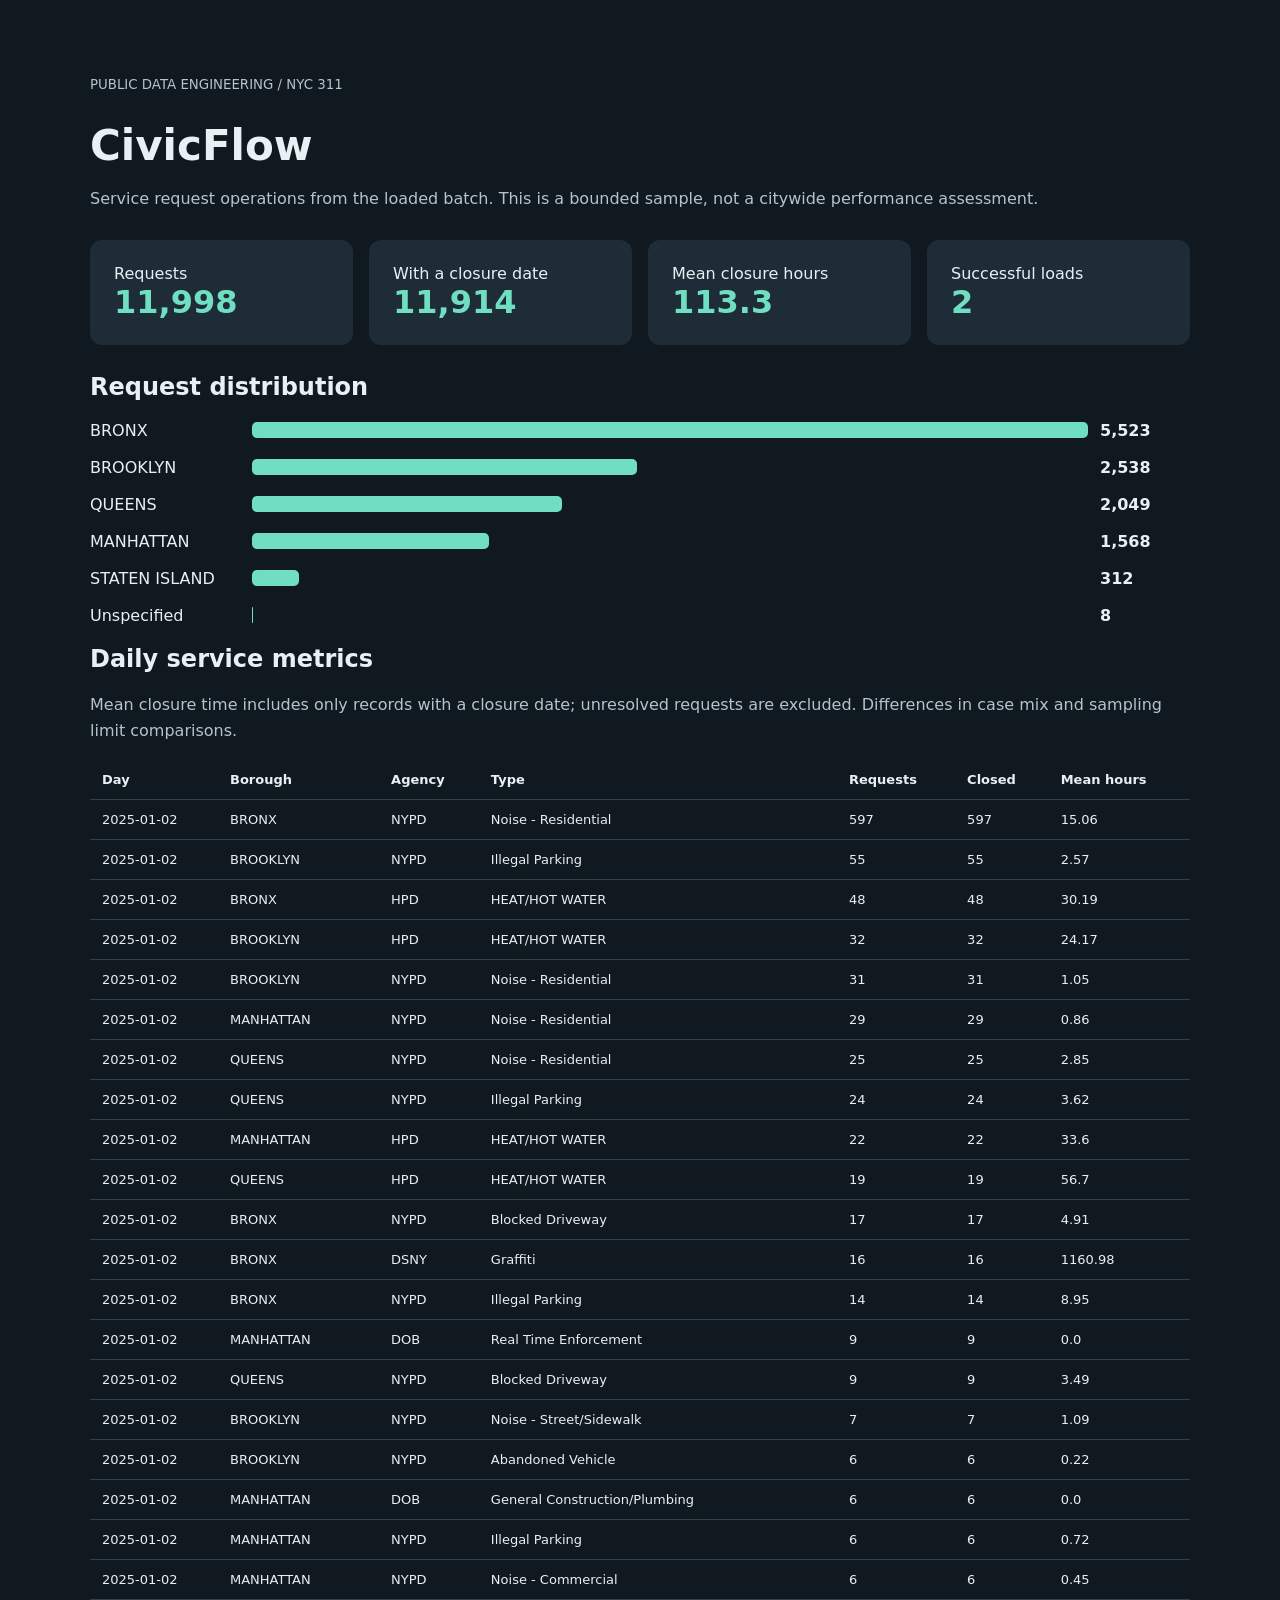
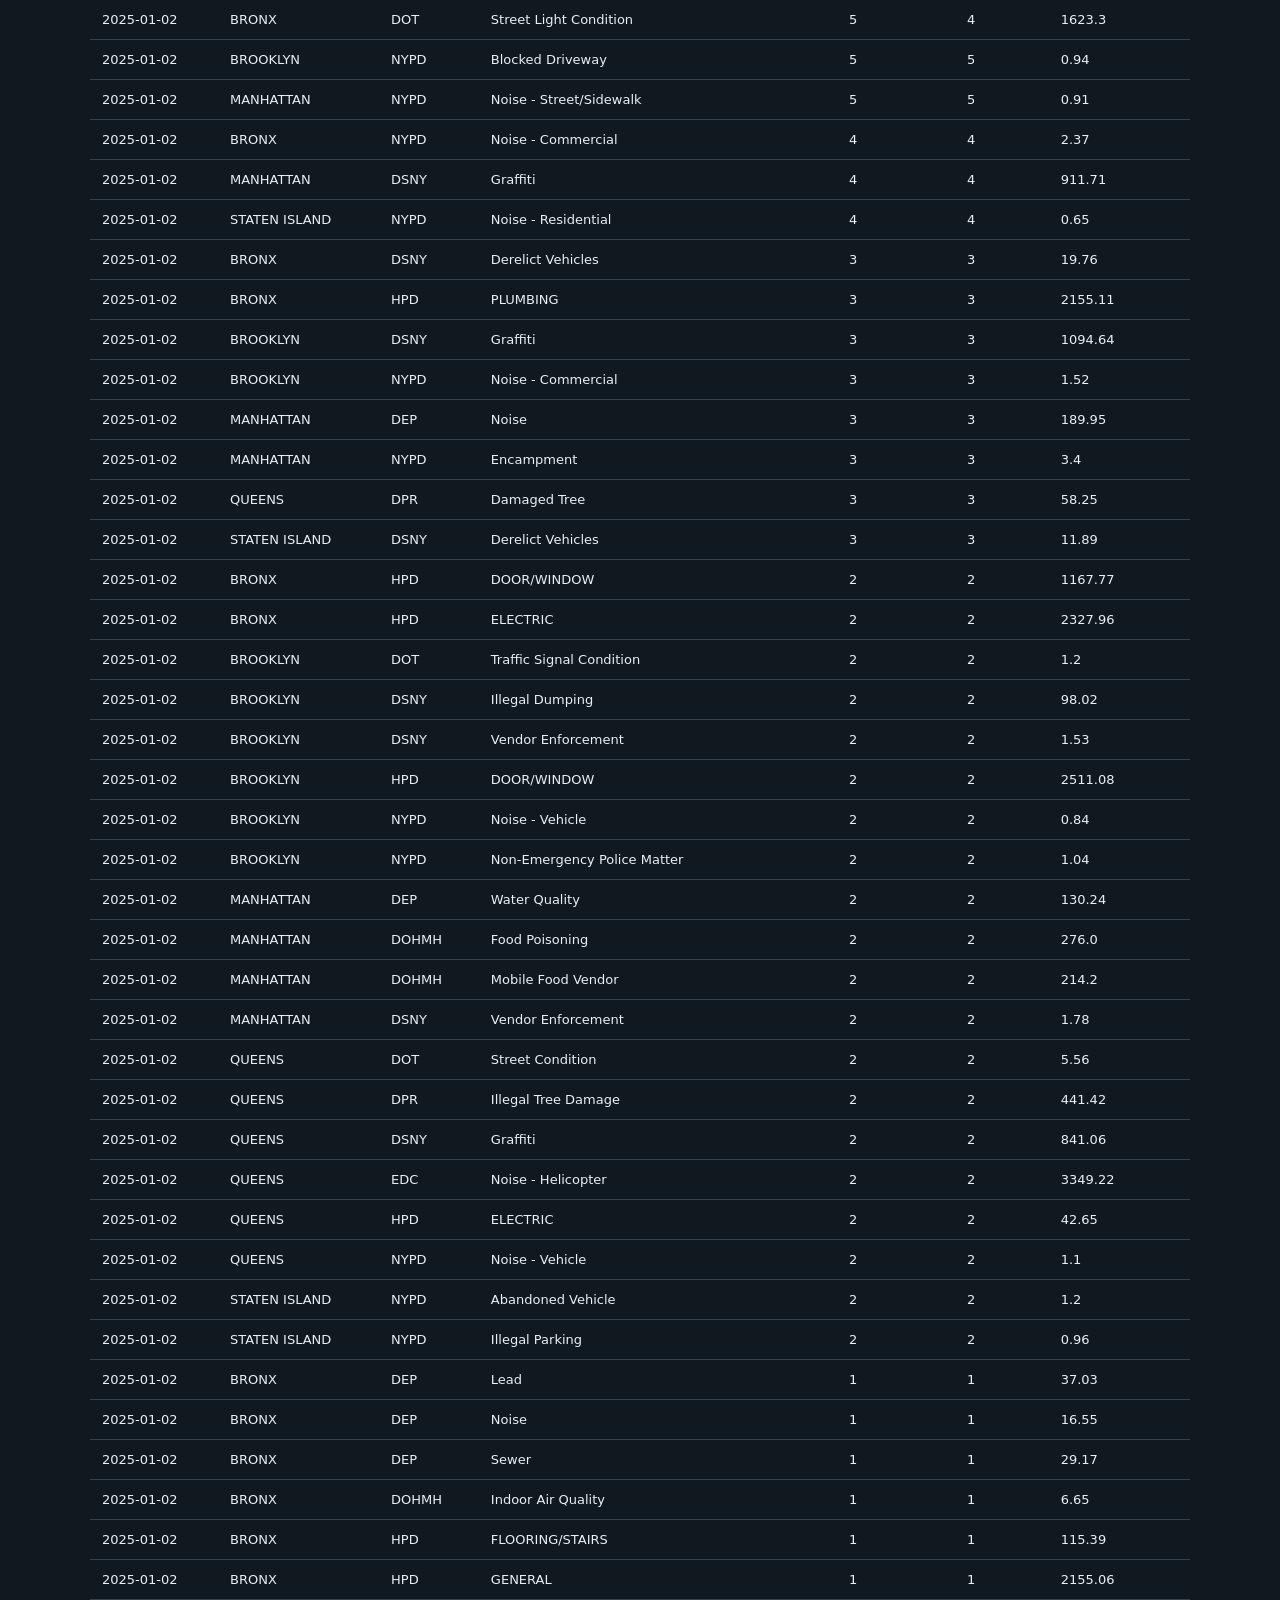
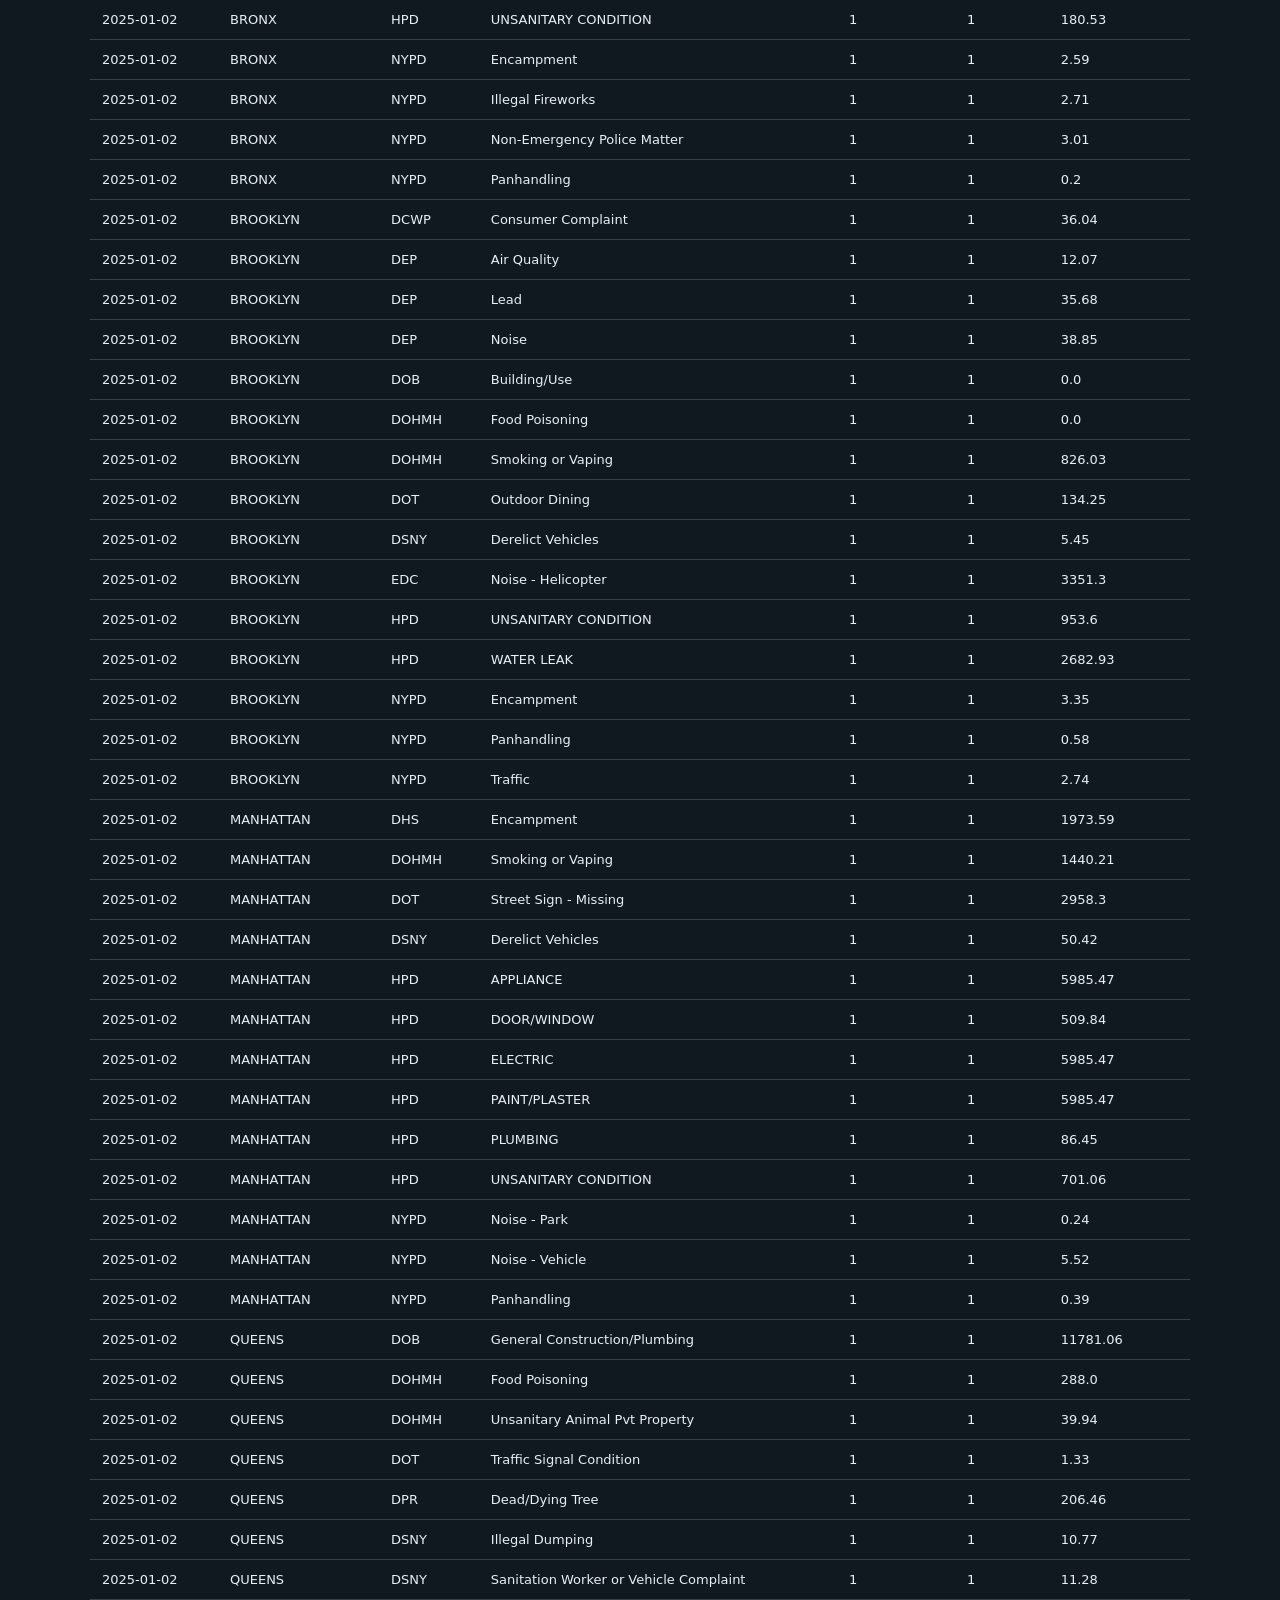
<file: evidence/dashboard.html>
<!doctype html><html lang="en"><meta charset="utf-8"><meta name="viewport" content="width=device-width,initial-scale=1">
<title>CivicFlow | Service operations</title><style>
body{font:16px system-ui;margin:0;background:#101820;color:#e8f0f4}main{max-width:1100px;margin:50px auto;padding:24px}h1{font-size:42px;margin-bottom:8px}p{color:#b3c4cd;line-height:1.6}.cards{display:grid;grid-template-columns:repeat(auto-fit,minmax(180px,1fr));gap:16px;margin:28px 0}.card{padding:24px;background:#1d2c36;border-radius:12px}.card b{display:block;font-size:32px;color:#70dfc1}.bar-row{display:grid;grid-template-columns:150px 1fr 90px;align-items:center;margin:18px 0;gap:12px}.bar{height:16px;background:#70dfc1;border-radius:5px}table{width:100%;border-collapse:collapse;font-size:13px}td,th{padding:12px;text-align:left;border-bottom:1px solid #30424e}.scroll{overflow:auto}small{color:#b3c4cd}
</style><main><small>PUBLIC DATA ENGINEERING / NYC 311</small><h1>CivicFlow</h1><p>Service request operations from the loaded batch. This is a bounded sample, not a citywide performance assessment.</p>
<div class="cards"><div class="card">Requests<b>11,998</b></div><div class="card">With a closure date<b>11,914</b></div><div class="card">Mean closure hours<b>113.3</b></div><div class="card">Successful loads<b>2</b></div></div>
<h2>Request distribution</h2><div class="bar-row"><span>BRONX</span><div class="bar" style="width:100.0%"></div><b>5,523</b></div><div class="bar-row"><span>BROOKLYN</span><div class="bar" style="width:46.0%"></div><b>2,538</b></div><div class="bar-row"><span>QUEENS</span><div class="bar" style="width:37.1%"></div><b>2,049</b></div><div class="bar-row"><span>MANHATTAN</span><div class="bar" style="width:28.4%"></div><b>1,568</b></div><div class="bar-row"><span>STATEN ISLAND</span><div class="bar" style="width:5.6%"></div><b>312</b></div><div class="bar-row"><span>Unspecified</span><div class="bar" style="width:0.1%"></div><b>8</b></div><h2>Daily service metrics</h2><p>Mean closure time includes only records with a closure date; unresolved requests are excluded. Differences in case mix and sampling limit comparisons.</p><div class="scroll"><table><thead><tr><th>Day</th><th>Borough</th><th>Agency</th><th>Type</th><th>Requests</th><th>Closed</th><th>Mean hours</th></tr></thead><tbody><tr><td>2025-01-02</td><td>BRONX</td><td>NYPD</td><td>Noise - Residential</td><td>597</td><td>597</td><td>15.06</td></tr><tr><td>2025-01-02</td><td>BROOKLYN</td><td>NYPD</td><td>Illegal Parking</td><td>55</td><td>55</td><td>2.57</td></tr><tr><td>2025-01-02</td><td>BRONX</td><td>HPD</td><td>HEAT/HOT WATER</td><td>48</td><td>48</td><td>30.19</td></tr><tr><td>2025-01-02</td><td>BROOKLYN</td><td>HPD</td><td>HEAT/HOT WATER</td><td>32</td><td>32</td><td>24.17</td></tr><tr><td>2025-01-02</td><td>BROOKLYN</td><td>NYPD</td><td>Noise - Residential</td><td>31</td><td>31</td><td>1.05</td></tr><tr><td>2025-01-02</td><td>MANHATTAN</td><td>NYPD</td><td>Noise - Residential</td><td>29</td><td>29</td><td>0.86</td></tr><tr><td>2025-01-02</td><td>QUEENS</td><td>NYPD</td><td>Noise - Residential</td><td>25</td><td>25</td><td>2.85</td></tr><tr><td>2025-01-02</td><td>QUEENS</td><td>NYPD</td><td>Illegal Parking</td><td>24</td><td>24</td><td>3.62</td></tr><tr><td>2025-01-02</td><td>MANHATTAN</td><td>HPD</td><td>HEAT/HOT WATER</td><td>22</td><td>22</td><td>33.6</td></tr><tr><td>2025-01-02</td><td>QUEENS</td><td>HPD</td><td>HEAT/HOT WATER</td><td>19</td><td>19</td><td>56.7</td></tr><tr><td>2025-01-02</td><td>BRONX</td><td>NYPD</td><td>Blocked Driveway</td><td>17</td><td>17</td><td>4.91</td></tr><tr><td>2025-01-02</td><td>BRONX</td><td>DSNY</td><td>Graffiti</td><td>16</td><td>16</td><td>1160.98</td></tr><tr><td>2025-01-02</td><td>BRONX</td><td>NYPD</td><td>Illegal Parking</td><td>14</td><td>14</td><td>8.95</td></tr><tr><td>2025-01-02</td><td>MANHATTAN</td><td>DOB</td><td>Real Time Enforcement</td><td>9</td><td>9</td><td>0.0</td></tr><tr><td>2025-01-02</td><td>QUEENS</td><td>NYPD</td><td>Blocked Driveway</td><td>9</td><td>9</td><td>3.49</td></tr><tr><td>2025-01-02</td><td>BROOKLYN</td><td>NYPD</td><td>Noise - Street/Sidewalk</td><td>7</td><td>7</td><td>1.09</td></tr><tr><td>2025-01-02</td><td>BROOKLYN</td><td>NYPD</td><td>Abandoned Vehicle</td><td>6</td><td>6</td><td>0.22</td></tr><tr><td>2025-01-02</td><td>MANHATTAN</td><td>DOB</td><td>General Construction/Plumbing</td><td>6</td><td>6</td><td>0.0</td></tr><tr><td>2025-01-02</td><td>MANHATTAN</td><td>NYPD</td><td>Illegal Parking</td><td>6</td><td>6</td><td>0.72</td></tr><tr><td>2025-01-02</td><td>MANHATTAN</td><td>NYPD</td><td>Noise - Commercial</td><td>6</td><td>6</td><td>0.45</td></tr><tr><td>2025-01-02</td><td>BRONX</td><td>DOT</td><td>Street Light Condition</td><td>5</td><td>4</td><td>1623.3</td></tr><tr><td>2025-01-02</td><td>BROOKLYN</td><td>NYPD</td><td>Blocked Driveway</td><td>5</td><td>5</td><td>0.94</td></tr><tr><td>2025-01-02</td><td>MANHATTAN</td><td>NYPD</td><td>Noise - Street/Sidewalk</td><td>5</td><td>5</td><td>0.91</td></tr><tr><td>2025-01-02</td><td>BRONX</td><td>NYPD</td><td>Noise - Commercial</td><td>4</td><td>4</td><td>2.37</td></tr><tr><td>2025-01-02</td><td>MANHATTAN</td><td>DSNY</td><td>Graffiti</td><td>4</td><td>4</td><td>911.71</td></tr><tr><td>2025-01-02</td><td>STATEN ISLAND</td><td>NYPD</td><td>Noise - Residential</td><td>4</td><td>4</td><td>0.65</td></tr><tr><td>2025-01-02</td><td>BRONX</td><td>DSNY</td><td>Derelict Vehicles</td><td>3</td><td>3</td><td>19.76</td></tr><tr><td>2025-01-02</td><td>BRONX</td><td>HPD</td><td>PLUMBING</td><td>3</td><td>3</td><td>2155.11</td></tr><tr><td>2025-01-02</td><td>BROOKLYN</td><td>DSNY</td><td>Graffiti</td><td>3</td><td>3</td><td>1094.64</td></tr><tr><td>2025-01-02</td><td>BROOKLYN</td><td>NYPD</td><td>Noise - Commercial</td><td>3</td><td>3</td><td>1.52</td></tr><tr><td>2025-01-02</td><td>MANHATTAN</td><td>DEP</td><td>Noise</td><td>3</td><td>3</td><td>189.95</td></tr><tr><td>2025-01-02</td><td>MANHATTAN</td><td>NYPD</td><td>Encampment</td><td>3</td><td>3</td><td>3.4</td></tr><tr><td>2025-01-02</td><td>QUEENS</td><td>DPR</td><td>Damaged Tree</td><td>3</td><td>3</td><td>58.25</td></tr><tr><td>2025-01-02</td><td>STATEN ISLAND</td><td>DSNY</td><td>Derelict Vehicles</td><td>3</td><td>3</td><td>11.89</td></tr><tr><td>2025-01-02</td><td>BRONX</td><td>HPD</td><td>DOOR/WINDOW</td><td>2</td><td>2</td><td>1167.77</td></tr><tr><td>2025-01-02</td><td>BRONX</td><td>HPD</td><td>ELECTRIC</td><td>2</td><td>2</td><td>2327.96</td></tr><tr><td>2025-01-02</td><td>BROOKLYN</td><td>DOT</td><td>Traffic Signal Condition</td><td>2</td><td>2</td><td>1.2</td></tr><tr><td>2025-01-02</td><td>BROOKLYN</td><td>DSNY</td><td>Illegal Dumping</td><td>2</td><td>2</td><td>98.02</td></tr><tr><td>2025-01-02</td><td>BROOKLYN</td><td>DSNY</td><td>Vendor Enforcement</td><td>2</td><td>2</td><td>1.53</td></tr><tr><td>2025-01-02</td><td>BROOKLYN</td><td>HPD</td><td>DOOR/WINDOW</td><td>2</td><td>2</td><td>2511.08</td></tr><tr><td>2025-01-02</td><td>BROOKLYN</td><td>NYPD</td><td>Noise - Vehicle</td><td>2</td><td>2</td><td>0.84</td></tr><tr><td>2025-01-02</td><td>BROOKLYN</td><td>NYPD</td><td>Non-Emergency Police Matter</td><td>2</td><td>2</td><td>1.04</td></tr><tr><td>2025-01-02</td><td>MANHATTAN</td><td>DEP</td><td>Water Quality</td><td>2</td><td>2</td><td>130.24</td></tr><tr><td>2025-01-02</td><td>MANHATTAN</td><td>DOHMH</td><td>Food Poisoning</td><td>2</td><td>2</td><td>276.0</td></tr><tr><td>2025-01-02</td><td>MANHATTAN</td><td>DOHMH</td><td>Mobile Food Vendor</td><td>2</td><td>2</td><td>214.2</td></tr><tr><td>2025-01-02</td><td>MANHATTAN</td><td>DSNY</td><td>Vendor Enforcement</td><td>2</td><td>2</td><td>1.78</td></tr><tr><td>2025-01-02</td><td>QUEENS</td><td>DOT</td><td>Street Condition</td><td>2</td><td>2</td><td>5.56</td></tr><tr><td>2025-01-02</td><td>QUEENS</td><td>DPR</td><td>Illegal Tree Damage</td><td>2</td><td>2</td><td>441.42</td></tr><tr><td>2025-01-02</td><td>QUEENS</td><td>DSNY</td><td>Graffiti</td><td>2</td><td>2</td><td>841.06</td></tr><tr><td>2025-01-02</td><td>QUEENS</td><td>EDC</td><td>Noise - Helicopter</td><td>2</td><td>2</td><td>3349.22</td></tr><tr><td>2025-01-02</td><td>QUEENS</td><td>HPD</td><td>ELECTRIC</td><td>2</td><td>2</td><td>42.65</td></tr><tr><td>2025-01-02</td><td>QUEENS</td><td>NYPD</td><td>Noise - Vehicle</td><td>2</td><td>2</td><td>1.1</td></tr><tr><td>2025-01-02</td><td>STATEN ISLAND</td><td>NYPD</td><td>Abandoned Vehicle</td><td>2</td><td>2</td><td>1.2</td></tr><tr><td>2025-01-02</td><td>STATEN ISLAND</td><td>NYPD</td><td>Illegal Parking</td><td>2</td><td>2</td><td>0.96</td></tr><tr><td>2025-01-02</td><td>BRONX</td><td>DEP</td><td>Lead</td><td>1</td><td>1</td><td>37.03</td></tr><tr><td>2025-01-02</td><td>BRONX</td><td>DEP</td><td>Noise</td><td>1</td><td>1</td><td>16.55</td></tr><tr><td>2025-01-02</td><td>BRONX</td><td>DEP</td><td>Sewer</td><td>1</td><td>1</td><td>29.17</td></tr><tr><td>2025-01-02</td><td>BRONX</td><td>DOHMH</td><td>Indoor Air Quality</td><td>1</td><td>1</td><td>6.65</td></tr><tr><td>2025-01-02</td><td>BRONX</td><td>HPD</td><td>FLOORING/STAIRS</td><td>1</td><td>1</td><td>115.39</td></tr><tr><td>2025-01-02</td><td>BRONX</td><td>HPD</td><td>GENERAL</td><td>1</td><td>1</td><td>2155.06</td></tr><tr><td>2025-01-02</td><td>BRONX</td><td>HPD</td><td>UNSANITARY CONDITION</td><td>1</td><td>1</td><td>180.53</td></tr><tr><td>2025-01-02</td><td>BRONX</td><td>NYPD</td><td>Encampment</td><td>1</td><td>1</td><td>2.59</td></tr><tr><td>2025-01-02</td><td>BRONX</td><td>NYPD</td><td>Illegal Fireworks</td><td>1</td><td>1</td><td>2.71</td></tr><tr><td>2025-01-02</td><td>BRONX</td><td>NYPD</td><td>Non-Emergency Police Matter</td><td>1</td><td>1</td><td>3.01</td></tr><tr><td>2025-01-02</td><td>BRONX</td><td>NYPD</td><td>Panhandling</td><td>1</td><td>1</td><td>0.2</td></tr><tr><td>2025-01-02</td><td>BROOKLYN</td><td>DCWP</td><td>Consumer Complaint</td><td>1</td><td>1</td><td>36.04</td></tr><tr><td>2025-01-02</td><td>BROOKLYN</td><td>DEP</td><td>Air Quality</td><td>1</td><td>1</td><td>12.07</td></tr><tr><td>2025-01-02</td><td>BROOKLYN</td><td>DEP</td><td>Lead</td><td>1</td><td>1</td><td>35.68</td></tr><tr><td>2025-01-02</td><td>BROOKLYN</td><td>DEP</td><td>Noise</td><td>1</td><td>1</td><td>38.85</td></tr><tr><td>2025-01-02</td><td>BROOKLYN</td><td>DOB</td><td>Building/Use</td><td>1</td><td>1</td><td>0.0</td></tr><tr><td>2025-01-02</td><td>BROOKLYN</td><td>DOHMH</td><td>Food Poisoning</td><td>1</td><td>1</td><td>0.0</td></tr><tr><td>2025-01-02</td><td>BROOKLYN</td><td>DOHMH</td><td>Smoking or Vaping</td><td>1</td><td>1</td><td>826.03</td></tr><tr><td>2025-01-02</td><td>BROOKLYN</td><td>DOT</td><td>Outdoor Dining</td><td>1</td><td>1</td><td>134.25</td></tr><tr><td>2025-01-02</td><td>BROOKLYN</td><td>DSNY</td><td>Derelict Vehicles</td><td>1</td><td>1</td><td>5.45</td></tr><tr><td>2025-01-02</td><td>BROOKLYN</td><td>EDC</td><td>Noise - Helicopter</td><td>1</td><td>1</td><td>3351.3</td></tr><tr><td>2025-01-02</td><td>BROOKLYN</td><td>HPD</td><td>UNSANITARY CONDITION</td><td>1</td><td>1</td><td>953.6</td></tr><tr><td>2025-01-02</td><td>BROOKLYN</td><td>HPD</td><td>WATER LEAK</td><td>1</td><td>1</td><td>2682.93</td></tr><tr><td>2025-01-02</td><td>BROOKLYN</td><td>NYPD</td><td>Encampment</td><td>1</td><td>1</td><td>3.35</td></tr><tr><td>2025-01-02</td><td>BROOKLYN</td><td>NYPD</td><td>Panhandling</td><td>1</td><td>1</td><td>0.58</td></tr><tr><td>2025-01-02</td><td>BROOKLYN</td><td>NYPD</td><td>Traffic</td><td>1</td><td>1</td><td>2.74</td></tr><tr><td>2025-01-02</td><td>MANHATTAN</td><td>DHS</td><td>Encampment</td><td>1</td><td>1</td><td>1973.59</td></tr><tr><td>2025-01-02</td><td>MANHATTAN</td><td>DOHMH</td><td>Smoking or Vaping</td><td>1</td><td>1</td><td>1440.21</td></tr><tr><td>2025-01-02</td><td>MANHATTAN</td><td>DOT</td><td>Street Sign - Missing</td><td>1</td><td>1</td><td>2958.3</td></tr><tr><td>2025-01-02</td><td>MANHATTAN</td><td>DSNY</td><td>Derelict Vehicles</td><td>1</td><td>1</td><td>50.42</td></tr><tr><td>2025-01-02</td><td>MANHATTAN</td><td>HPD</td><td>APPLIANCE</td><td>1</td><td>1</td><td>5985.47</td></tr><tr><td>2025-01-02</td><td>MANHATTAN</td><td>HPD</td><td>DOOR/WINDOW</td><td>1</td><td>1</td><td>509.84</td></tr><tr><td>2025-01-02</td><td>MANHATTAN</td><td>HPD</td><td>ELECTRIC</td><td>1</td><td>1</td><td>5985.47</td></tr><tr><td>2025-01-02</td><td>MANHATTAN</td><td>HPD</td><td>PAINT/PLASTER</td><td>1</td><td>1</td><td>5985.47</td></tr><tr><td>2025-01-02</td><td>MANHATTAN</td><td>HPD</td><td>PLUMBING</td><td>1</td><td>1</td><td>86.45</td></tr><tr><td>2025-01-02</td><td>MANHATTAN</td><td>HPD</td><td>UNSANITARY CONDITION</td><td>1</td><td>1</td><td>701.06</td></tr><tr><td>2025-01-02</td><td>MANHATTAN</td><td>NYPD</td><td>Noise - Park</td><td>1</td><td>1</td><td>0.24</td></tr><tr><td>2025-01-02</td><td>MANHATTAN</td><td>NYPD</td><td>Noise - Vehicle</td><td>1</td><td>1</td><td>5.52</td></tr><tr><td>2025-01-02</td><td>MANHATTAN</td><td>NYPD</td><td>Panhandling</td><td>1</td><td>1</td><td>0.39</td></tr><tr><td>2025-01-02</td><td>QUEENS</td><td>DOB</td><td>General Construction/Plumbing</td><td>1</td><td>1</td><td>11781.06</td></tr><tr><td>2025-01-02</td><td>QUEENS</td><td>DOHMH</td><td>Food Poisoning</td><td>1</td><td>1</td><td>288.0</td></tr><tr><td>2025-01-02</td><td>QUEENS</td><td>DOHMH</td><td>Unsanitary Animal Pvt Property</td><td>1</td><td>1</td><td>39.94</td></tr><tr><td>2025-01-02</td><td>QUEENS</td><td>DOT</td><td>Traffic Signal Condition</td><td>1</td><td>1</td><td>1.33</td></tr><tr><td>2025-01-02</td><td>QUEENS</td><td>DPR</td><td>Dead/Dying Tree</td><td>1</td><td>1</td><td>206.46</td></tr><tr><td>2025-01-02</td><td>QUEENS</td><td>DSNY</td><td>Illegal Dumping</td><td>1</td><td>1</td><td>10.77</td></tr><tr><td>2025-01-02</td><td>QUEENS</td><td>DSNY</td><td>Sanitation Worker or Vehicle Complaint</td><td>1</td><td>1</td><td>11.28</td></tr></tbody></table></div></main></html>
</file>
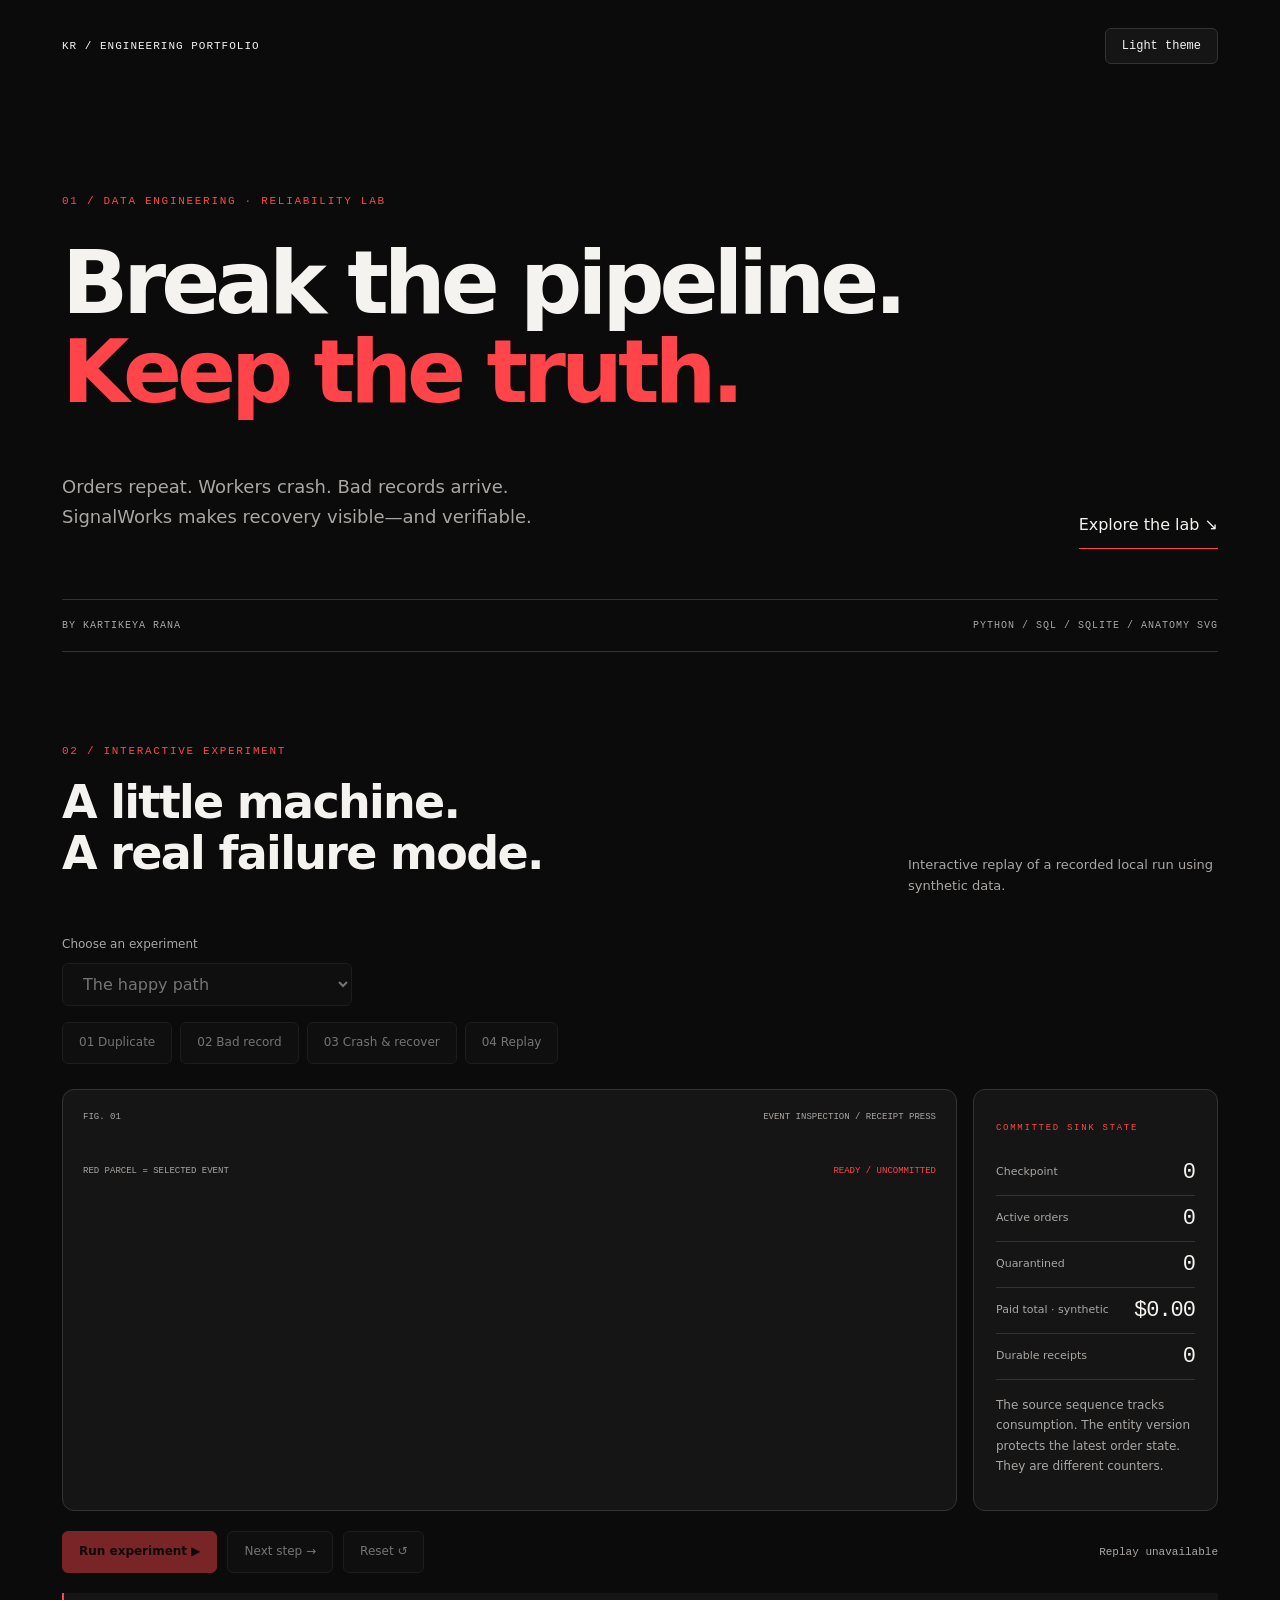
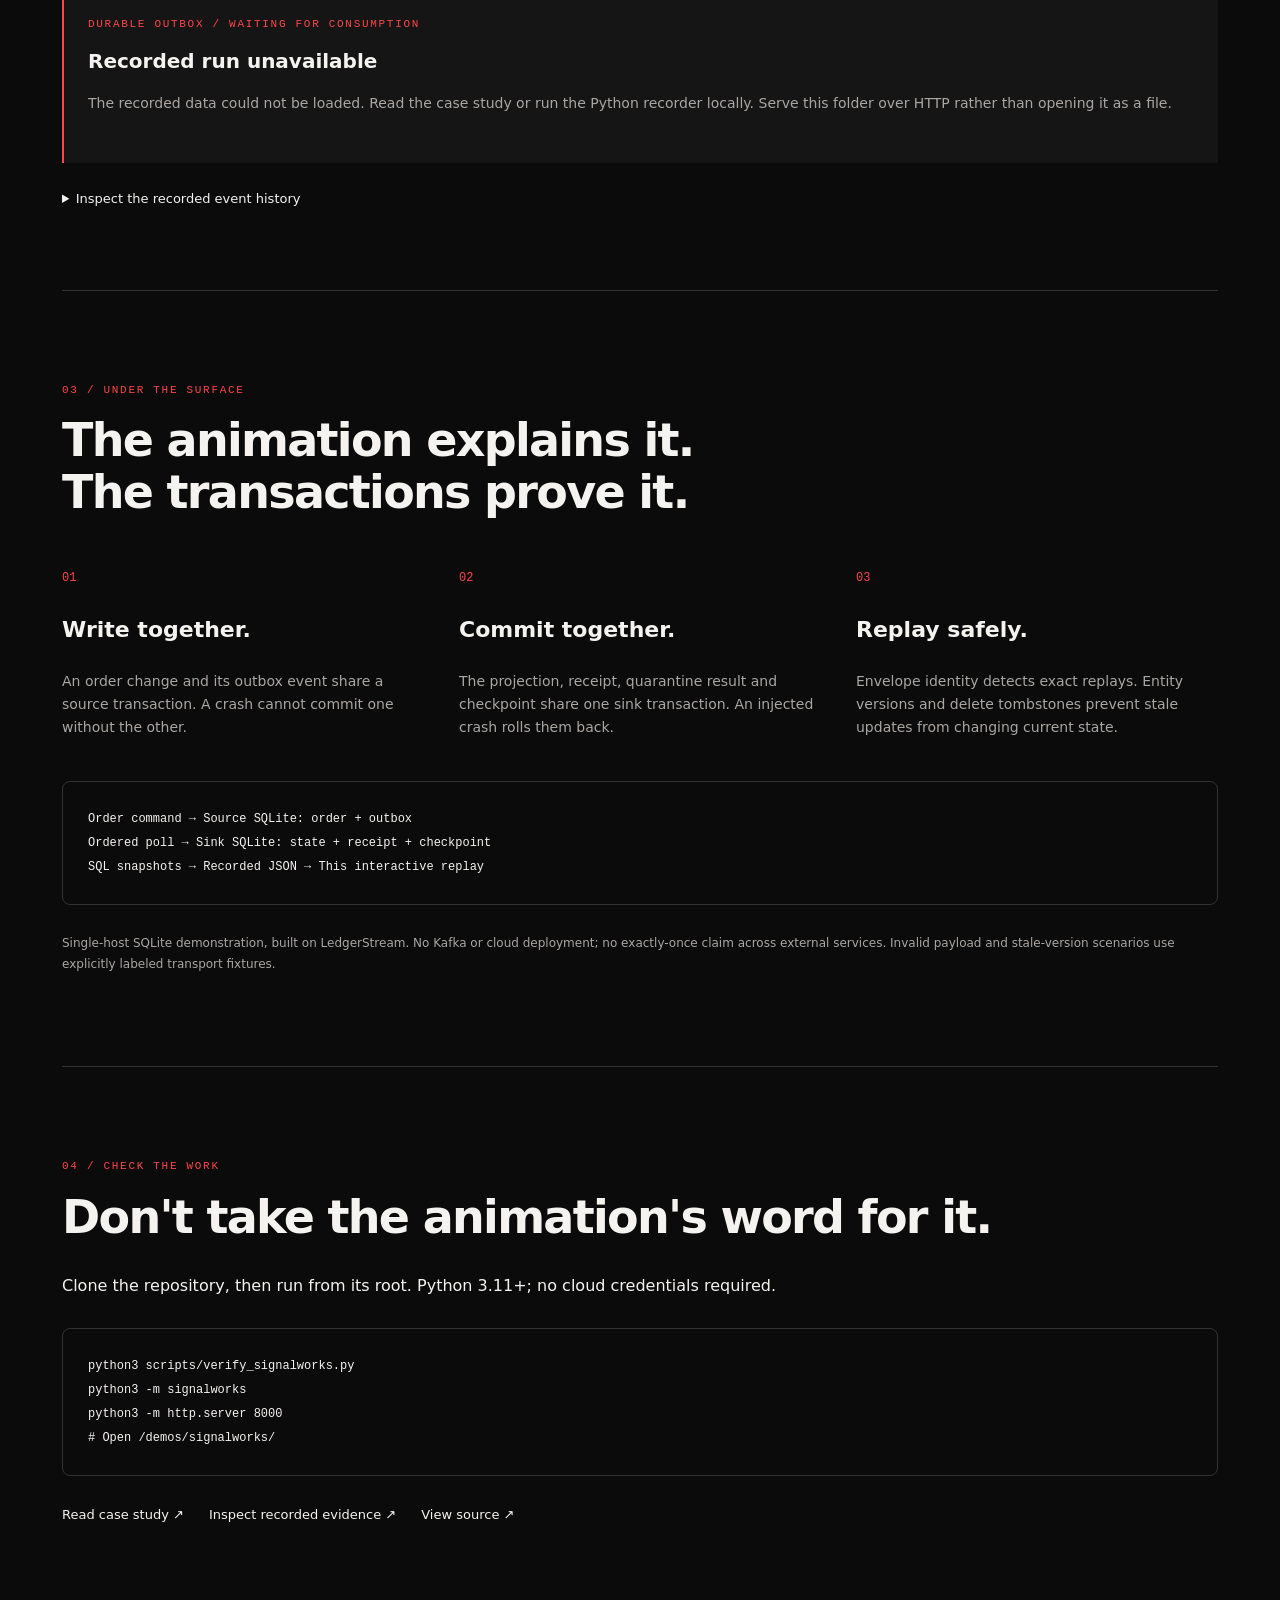
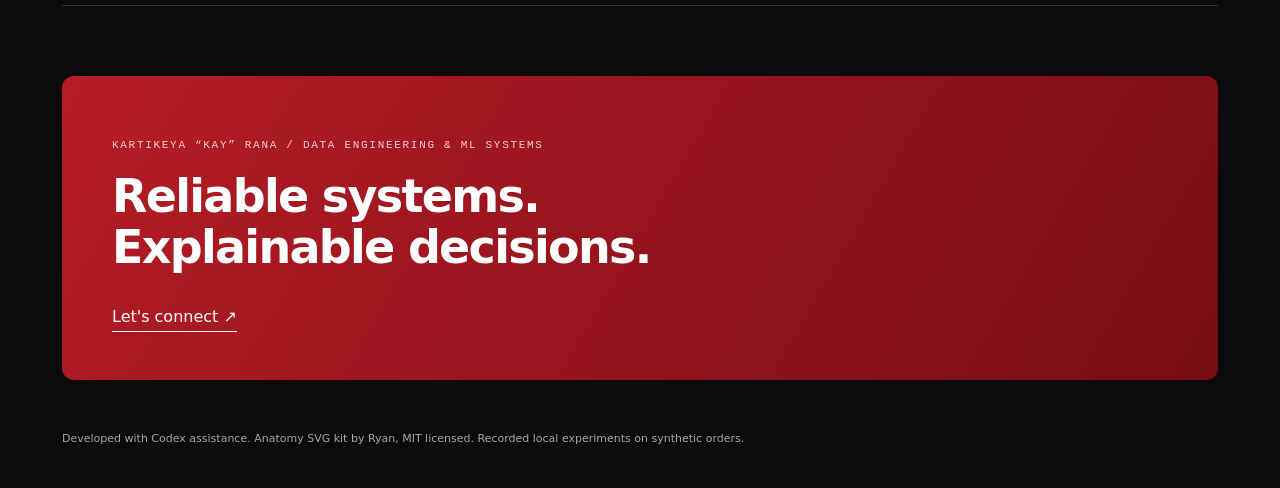
<file: demos/signalworks/template.html>
<!doctype html><html lang="en" data-theme="dark"><head><meta charset="utf-8"><meta name="viewport" content="width=device-width, initial-scale=1"><meta name="description" content="SignalWorks by Kartikeya Rana: a reproducible SQLite reliability lab and interactive Anatomy explainer."><title>SignalWorks — Kartikeya Rana</title><link rel="stylesheet" href="anatomy-kit/iso.css"><link rel="stylesheet" href="style.css"></head><body>
<a class="skip" href="#lab">Skip to interactive lab</a><header><a href="../../README.md">KR / ENGINEERING PORTFOLIO</a><button id="theme">Light theme</button></header>
<main><section class="intro"><p class="eyebrow">01 / DATA ENGINEERING · RELIABILITY LAB</p><h1>Break the pipeline.<br><span>Keep the truth.</span></h1><div class="intro-bottom"><p>Orders repeat. Workers crash. Bad records arrive.<br>SignalWorks makes recovery visible—and verifiable.</p><a class="cta" href="#lab">Explore the lab ↘</a></div><div class="byline">BY KARTIKEYA RANA <span>PYTHON / SQL / SQLITE / ANATOMY SVG</span></div></section>
<section id="lab" aria-labelledby="lab-title"><div class="section-head"><div><p class="eyebrow">02 / INTERACTIVE EXPERIMENT</p><h2 id="lab-title">A little machine.<br>A real failure mode.</h2></div><p id="disclosure">Interactive replay of a recorded local run using synthetic data.</p></div>
<div class="scenario-controls"><label for="scenario">Choose an experiment</label><select id="scenario" disabled><option>Loading recorded runs…</option></select><div class="presets"><button data-scenario="duplicate" disabled>01 Duplicate</button><button data-scenario="quarantine" disabled>02 Bad record</button><button data-scenario="recovery" disabled>03 Crash & recover</button><button data-scenario="replay" disabled>04 Replay</button></div></div>
<div class="lab-grid"><div class="machine-card iso" data-theme="dark"><div class="figure-top"><span>FIG. 01</span><span>EVENT INSPECTION / RECEIPT PRESS</span></div><div class="iso-stage"><!-- MACHINE --></div><div class="figure-bottom"><span>RED PARCEL = SELECTED EVENT</span><span id="outcome">READY / UNCOMMITTED</span></div></div><aside class="readouts"><p class="eyebrow">COMMITTED SINK STATE</p><dl><div><dt>Checkpoint</dt><dd id="checkpoint">0</dd></div><div><dt>Active orders</dt><dd id="active_orders">0</dd></div><div><dt>Quarantined</dt><dd id="quarantine_count">0</dd></div><div><dt>Paid total · synthetic</dt><dd id="paid_cents">$0.00</dd></div><div><dt>Durable receipts</dt><dd id="receipt_count">0</dd></div></dl><p class="small">The source sequence tracks consumption. The entity version protects the latest order state. They are different counters.</p></aside></div>
<div class="playback"><button id="play" disabled>Run experiment ▶</button><button id="step" disabled>Next step →</button><button id="reset" disabled>Reset ↺</button><span id="progress">Recorded run unavailable until data loads.</span></div><div class="narrative" role="status" aria-live="polite"><p class="eyebrow" id="event-meta">SOURCE → INSPECTION → COMMITTED STATE</p><h3 id="scenario-title">Recorded experiments</h3><p id="explanation">Use the runnable Python experiment below to reproduce the database results. This illustration is a teaching metaphor; it is not a live backend.</p></div><details><summary>Inspect the recorded event history</summary><ol id="history"><li>Run the Python recorder to inspect all transitions and evidence.</li></ol></details><noscript><p>JavaScript is disabled. The static machine remains visible. Read the case study and JSON evidence below, or run the Python scenarios locally.</p></noscript>
</section>
<section class="engineering"><p class="eyebrow">03 / UNDER THE SURFACE</p><h2>The animation explains it.<br>The transactions prove it.</h2><div class="columns"><article><span class="number">01</span><h3>Write together.</h3><p>An order change and its outbox event share a source transaction. A crash cannot commit one without the other.</p></article><article><span class="number">02</span><h3>Commit together.</h3><p>The projection, receipt, quarantine result and checkpoint share one sink transaction. An injected crash rolls them back.</p></article><article><span class="number">03</span><h3>Replay safely.</h3><p>Envelope identity detects exact replays. Entity versions and delete tombstones prevent stale updates from changing current state.</p></article></div><div class="architecture" aria-label="Architecture">Order command → Source SQLite: order + outbox<br>Ordered poll → Sink SQLite: state + receipt + checkpoint<br>SQL snapshots → Recorded JSON → This interactive replay</div><p class="small">Single-host SQLite demonstration, built on LedgerStream. No Kafka or cloud deployment; no exactly-once claim across external services. Invalid payload and stale-version scenarios use explicitly labeled transport fixtures.</p></section>
<section class="reproduce"><p class="eyebrow">04 / CHECK THE WORK</p><h2>Don't take the animation's word for it.</h2><p>Clone the repository, then run from its root. Python 3.11+; no cloud credentials required.</p><pre><code>python3 scripts/verify_signalworks.py
python3 -m signalworks
python3 -m http.server 8000
# Open /demos/signalworks/</code></pre><div class="links"><a href="../../docs/signalworks.md">Read case study ↗</a><a href="../../evidence/signalworks-traces.json">Inspect recorded evidence ↗</a><a href="https://github.com/Kartikeya-Rana-2004/engineering-portfolio">View source ↗</a></div></section>
<section class="contact"><p class="eyebrow">KARTIKEYA “KAY” RANA / DATA ENGINEERING & ML SYSTEMS</p><h2>Reliable systems.<br>Explainable decisions.</h2><a href="https://www.linkedin.com/in/kartikeyarana2004">Let's connect ↗</a></section><footer>Developed with Codex assistance. Anatomy SVG kit by Ryan, MIT licensed. Recorded local experiments on synthetic orders.</footer></main><script type="module" src="ui.mjs"></script></body></html>
</file>
<file: demos/signalworks/anatomy-kit/iso.css>
.iso{
  --anatomy-page:#0b0b0b;--anatomy-card:#131313;--anatomy-text:#a3a3a3;--anatomy-strong:#e6e6e6;--anatomy-muted:#6e6e6e;
  --anatomy-paper:#131313;--anatomy-face:#1b1b1b;--anatomy-top:#1c1c1c;
  --anatomy-shade-0:#0f0f0f;--anatomy-shade-1:#121212;--anatomy-shade-2:#151515;--anatomy-shade-3:#181818;
  --anatomy-lit-top:#262626;--anatomy-lit-shade:#1d1d1d;
  --anatomy-hi:#d4d4d4;--anatomy-mid:#6a6a6a;--anatomy-lo:#3e3e3e;--anatomy-faint:#2a2a2a;--anatomy-lit:#ffffff;
  --anatomy-halo:#050505;--anatomy-halo-opacity:.9;--anatomy-dot:#e6e6e6;
  --anatomy-red:#ff6b6b;--anatomy-green:#6be0a0;--anatomy-blue:#6b9bff;
  --anatomy-weight:.6px;--anatomy-ease:cubic-bezier(.32,.72,0,1);
  --anatomy-mono:ui-monospace,"SF Mono",Menlo,Consolas,monospace;
  --anatomy-lift:inset 0 1px 0 0 #ffffff0a,inset 0 0 0 1px #ffffff06,0 0 0 1px #00000026,0 1px 1px -.5px #00000014,0 3px 3px -1.5px #00000014,0 6px 6px -3px #00000014,0 12px 12px -6px #00000014;
}
.iso[data-theme="light"]{
  --anatomy-page:#f2f2ef;--anatomy-card:#fbfbfa;--anatomy-text:#57575a;--anatomy-strong:#18181a;--anatomy-muted:#8c8c90;
  --anatomy-paper:#fbfbfa;--anatomy-face:#ffffff;--anatomy-top:#ffffff;
  --anatomy-shade-0:#dcdcd9;--anatomy-shade-1:#e5e5e2;--anatomy-shade-2:#ededea;--anatomy-shade-3:#f4f4f1;
  --anatomy-lit-top:#ffffff;--anatomy-lit-shade:#eeeeeb;
  --anatomy-hi:#26262a;--anatomy-mid:#8a8a8f;--anatomy-lo:#b4b4b8;--anatomy-faint:#d4d4d6;--anatomy-lit:#000000;
  --anatomy-halo:#8a8a80;--anatomy-halo-opacity:.32;--anatomy-dot:#3a3a3e;
  --anatomy-red:#e5484d;--anatomy-green:#30a46c;--anatomy-blue:#3e63dd;
  --anatomy-lift:inset 0 1px 0 0 #ffffff,0 0 0 1px #0000000f,0 1px 1px -.5px #0000000a,0 3px 3px -1.5px #0000000a,0 6px 6px -3px #0000000a,0 12px 12px -6px #0000000a;
}
.iso-svg{display:block;width:100%;height:auto;overflow:visible}
.iso-svg path,.iso-svg circle{vector-effect:non-scaling-stroke}
.iso-fill{fill:var(--anatomy-paper);stroke:none}
.iso-solid[data-lit]>.iso-fill{fill:var(--anatomy-face)}
.iso-shade,.iso-top{stroke:none}
.iso-shade[data-shade="0"]{fill:var(--anatomy-shade-0)}
.iso-shade[data-shade="1"]{fill:var(--anatomy-shade-1)}
.iso-shade[data-shade="2"]{fill:var(--anatomy-shade-2)}
.iso-shade[data-shade="3"]{fill:var(--anatomy-shade-3)}
.iso-top{fill:var(--anatomy-top)}
.iso-solid[data-lit]>.iso-top{fill:var(--anatomy-lit-top)}
.iso-solid[data-lit]>.iso-shade{fill:var(--anatomy-lit-shade)}
.iso-solid[data-seamless]>.iso-shade,.iso-solid[data-seamless]>.iso-top{stroke-width:.4;stroke-linejoin:round}
.iso-solid[data-seamless]>.iso-shade[data-shade="0"]{stroke:var(--anatomy-shade-0)}
.iso-solid[data-seamless]>.iso-shade[data-shade="1"]{stroke:var(--anatomy-shade-1)}
.iso-solid[data-seamless]>.iso-shade[data-shade="2"]{stroke:var(--anatomy-shade-2)}
.iso-solid[data-seamless]>.iso-shade[data-shade="3"]{stroke:var(--anatomy-shade-3)}
.iso-solid[data-seamless]>.iso-top{stroke:var(--anatomy-top)}
.iso-solid[data-seamless][data-lit]>.iso-top{stroke:var(--anatomy-lit-top)}
.iso-solid[data-seamless][data-lit]>.iso-shade{stroke:var(--anatomy-lit-shade)}
.iso-solid[data-lit]>.iso-edge{stroke:var(--anatomy-lit)}
.iso-halo{fill:var(--anatomy-halo);stroke:none;filter:blur(9px);opacity:var(--anatomy-halo-opacity);transform:translateY(3px)}
.iso-line{fill:none;stroke:var(--anatomy-lo);stroke-width:var(--anatomy-weight);stroke-linecap:round;stroke-linejoin:round}
.iso-line[data-tone="hi"]{stroke:var(--anatomy-hi)}
.iso-line[data-tone="mid"]{stroke:var(--anatomy-mid)}
.iso-line[data-tone="lo"]{stroke:var(--anatomy-lo)}
.iso-line[data-tone="faint"]{stroke:var(--anatomy-faint)}
.iso-line[data-tone="lit"]{stroke:var(--anatomy-lit)}
.iso-line[data-tone="red"]{stroke:var(--anatomy-red)}
.iso-line[data-tone="green"]{stroke:var(--anatomy-green)}
.iso-line[data-tone="blue"]{stroke:var(--anatomy-blue)}
.iso-line[data-dotted]{stroke-dasharray:.01 3.5;stroke-width:1}
.iso-line[data-dashed]{stroke-dasharray:3 3}
.iso-line[data-flow]{stroke-dasharray:2 6}
.iso-wire-end{fill:var(--anatomy-paper);stroke:var(--anatomy-lo);stroke-width:var(--anatomy-weight)}
.iso-wire[data-tone="hi"] .iso-wire-end{stroke:var(--anatomy-hi)}
.iso-wire[data-tone="mid"] .iso-wire-end{stroke:var(--anatomy-mid)}
.iso-wire[data-tone="faint"] .iso-wire-end{stroke:var(--anatomy-faint)}
.iso-wire[data-tone="lit"] .iso-wire-end{stroke:var(--anatomy-lit)}
.iso-dots circle{fill:var(--anatomy-dot);stroke:none;opacity:.32}
.iso-dots[data-tone="hi"] circle{opacity:.85}
.iso-dots[data-tone="mid"] circle{opacity:.45}
.iso-dots[data-tone="lo"] circle{opacity:.22}
.iso-dots[data-tone="faint"] circle{opacity:.12}
.iso-face-text{fill:var(--anatomy-mid);font-family:var(--anatomy-mono);letter-spacing:.04em}
.iso-face-text[data-tone="hi"]{fill:var(--anatomy-hi)}
.iso-face-text[data-tone="lo"]{fill:var(--anatomy-lo)}
.iso-face-text[data-tone="faint"]{fill:var(--anatomy-faint)}
.tb-body{fill:var(--anatomy-shade-2);stroke:none}
.tb-shine{fill:var(--anatomy-top);stroke:none}
.tb-shade{fill:var(--anatomy-shade-0);stroke:none}
.tb-ring{fill:none;stroke:var(--anatomy-lo);stroke-width:.45;stroke-linecap:butt;stroke-linejoin:round}
.tb-ring[data-tone="mid"]{stroke:var(--anatomy-mid)}
.tb-ring[data-tone="faint"]{stroke:var(--anatomy-faint)}
.tb-ring[data-tone="hi"]{stroke:var(--anatomy-hi)}
@keyframes iso-flow{to{stroke-dashoffset:-32}}
@keyframes iso-pulse{0%,100%{opacity:.18}12%{opacity:1}40%{opacity:.18}}
.iso-line[data-flow]{animation:iso-flow 1600ms linear infinite}
.iso-dots circle[data-pulse]{animation:iso-pulse 1600ms steps(1,end) infinite;animation-delay:var(--pulse-at,0ms)}
.iso-figure{margin:32px 0 36px}
.iso-plate{position:relative;padding:52px 24px;border-radius:0;background:var(--anatomy-card);box-shadow:0 0 0 1px var(--anatomy-mid);--anatomy-paper:var(--anatomy-card)}
.iso-plate-corners{position:absolute;inset:18px 20px;pointer-events:none}
.iso-plate-corner{position:absolute;color:var(--anatomy-muted);font-family:var(--anatomy-mono);font-size:10.5px;line-height:1;letter-spacing:.04em;white-space:nowrap}
.iso-plate-corner[data-corner="fig"]{top:0;left:0;color:var(--anatomy-text)}
.iso-plate-corner[data-corner="title"]{top:0;right:0;text-transform:uppercase;letter-spacing:.1em}
.iso-plate-corner[data-corner="hint"]{bottom:0;left:0;text-transform:uppercase;letter-spacing:.1em}
.iso-plate-corner[data-corner="readout"]{right:0;bottom:0;color:var(--anatomy-text);font-variant-numeric:tabular-nums}
.iso-plate .iso-svg{margin:0 auto}
.iso-legend{display:grid;gap:8px;margin-top:12px;color:var(--anatomy-muted);font-size:13px;line-height:1.55}
.iso-keys{display:flex;flex-wrap:wrap;gap:6px 18px}
.iso-key{display:inline-flex;align-items:center;gap:7px}
.iso-swatch{width:16px;height:10px;flex:none;overflow:visible}
.iso-swatch path{fill:none;stroke:var(--anatomy-hi);stroke-width:1;vector-effect:non-scaling-stroke;stroke-linejoin:round;stroke-linecap:round}
.iso-swatch[data-mark="raised"] path,.iso-swatch[data-mark="flat"] path{stroke:var(--anatomy-mid)}
.iso-swatch[data-mark="lit"] path{stroke:var(--anatomy-lit)}
.iso-swatch[data-mark="dim"] path{stroke:var(--anatomy-lo)}
.iso-swatch[data-mark="dotted"] path{stroke-dasharray:.01 3;stroke-width:1.4}
.iso-swatch[data-mark="dashed"] path{stroke-dasharray:3 2.5}
.iso-swatch[data-mark="red"] path{stroke:var(--anatomy-red)}
.iso-swatch[data-mark="green"] path{stroke:var(--anatomy-green)}
.iso-swatch[data-mark="blue"] path{stroke:var(--anatomy-blue)}
.iso-swatch-crease{stroke:var(--anatomy-lo)!important}
@media (max-width:560px){.iso-plate{padding:48px 12px 70px}.iso-plate-corner[data-corner="hint"]{bottom:18px}}
@media (prefers-reduced-motion:reduce){.iso-line[data-flow],.iso-dots circle[data-pulse]{animation:none}}
</file>
<file: demos/signalworks/style.css>
:root{color-scheme:dark;--bg:#0b0b0b;--panel:#151515;--fg:#f5f3f0;--muted:#aaa6a3;--line:#353232;--red:#ff454a}*{box-sizing:border-box}html{scroll-behavior:smooth;scroll-padding-top:24px}body{margin:0;background:var(--bg);color:var(--fg);font:16px/1.65 system-ui,-apple-system,BlinkMacSystemFont,'Segoe UI',sans-serif}a{color:inherit;text-decoration:none}a:hover{text-decoration:underline}button,select{font:inherit;color:inherit;background:var(--panel);border:1px solid var(--line);border-radius:6px;padding:10px 16px;cursor:pointer}button:disabled,select:disabled{opacity:.45;cursor:default}button:hover:not(:disabled){border-color:var(--red)}:focus-visible{outline:2px solid var(--red);outline-offset:5px}header,main{max-width:1220px;margin:auto}header{display:flex;justify-content:space-between;align-items:center;padding:28px 32px;font:11px ui-monospace,monospace;letter-spacing:1px}header button{font-size:12px}.intro{padding:90px 0 0}.eyebrow{font:11px/1.6 ui-monospace,monospace;letter-spacing:1.7px;color:var(--red)}h1{font-size:clamp(46px,6.8vw,88px);letter-spacing:-5px;line-height:1.03;margin:28px 0 36px;font-weight:750}h1 span{color:var(--red)}.intro-bottom{display:flex;justify-content:space-between;align-items:end}.intro-bottom p{color:var(--muted);font-size:18px}.cta{border-bottom:1px solid var(--red);padding:10px 0}.byline{border-top:1px solid var(--line);margin-top:50px;padding:20px 0;display:flex;justify-content:space-between;font:10px ui-monospace,monospace;letter-spacing:1px;color:var(--muted)}main{padding:0 32px}section{padding:80px 0;border-bottom:1px solid var(--line)}h2{font-size:clamp(28px,3.6vw,46px);line-height:1.12;letter-spacing:-1.7px;margin:16px 0 30px}.section-head{display:flex;align-items:end;justify-content:space-between;gap:40px}.section-head>p{max-width:310px;font-size:13px;color:var(--muted)}.scenario-controls{margin:25px 0}.scenario-controls label{display:block;color:var(--muted);font-size:12px;margin-bottom:8px}select{min-width:290px}.presets{display:flex;flex-wrap:wrap;gap:8px;margin-top:16px}.presets button{font-size:12px}.presets button[aria-pressed=true]{border-color:var(--red);color:var(--red)}.lab-grid{display:grid;grid-template-columns:1fr 245px;gap:16px}.machine-card{border:1px solid var(--line);border-radius:12px;background:var(--panel);overflow:hidden;--iso-lit:var(--red);--iso-bg:var(--panel)}.figure-top,.figure-bottom{display:flex;justify-content:space-between;gap:10px;font:9px/1.6 ui-monospace,monospace;color:var(--muted);padding:20px}.figure-bottom #outcome{color:var(--red)}.iso-stage svg{display:block;width:100%;height:auto}.readouts{background:var(--panel);border:1px solid var(--line);border-radius:12px;padding:22px}.readouts .eyebrow{font-size:9px}dl{margin:15px 0}dl>div{padding:10px 0;border-bottom:1px solid var(--line);display:flex;justify-content:space-between;align-items:center;gap:10px}dt{font-size:11px;color:var(--muted)}dd{margin:0;font:22px ui-monospace,monospace;letter-spacing:-1px}.small{font-size:12px;color:var(--muted);line-height:1.7}.playback{display:flex;align-items:center;flex-wrap:wrap;gap:10px;margin:20px 0}.playback button{font-size:12px}#play{background:var(--red);color:#140606;border-color:var(--red);font-weight:650}#progress{font:11px ui-monospace,monospace;color:var(--muted);margin-left:auto}.narrative{border-left:2px solid var(--red);padding:12px 24px;background:var(--panel);min-height:170px}.narrative h3{margin:8px 0;font-size:20px}.narrative p:last-child{font-size:14px;color:var(--muted);margin-bottom:10px}details{margin-top:25px;font-size:13px}summary{cursor:pointer}li{margin:12px 0;color:var(--muted)}.columns{display:grid;grid-template-columns:repeat(3,1fr);gap:35px;margin-top:45px}.number{font:12px ui-monospace,monospace;color:var(--red)}article h3{font-size:22px}article p{color:var(--muted);font-size:14px}.architecture,pre{padding:25px;border:1px solid var(--line);border-radius:8px;font:12px/2 ui-monospace,monospace;overflow:auto;margin:28px 0}.links{display:flex;gap:25px;flex-wrap:wrap;font-size:13px}.contact{background:linear-gradient(120deg,#b51d26,#770c15);padding:50px;border-radius:12px;margin:70px 0 30px;border:0}.contact .eyebrow{color:#ffcdcf}.contact a{border-bottom:1px solid #fff;padding-bottom:5px}footer{font-size:11px;color:var(--muted);padding:20px 0 40px}.skip{position:absolute;top:-60px;background:var(--panel);padding:10px}.skip:focus{top:0}html[data-theme=light]{color-scheme:light;--bg:#f5f2ed;--panel:#eae6df;--fg:#201c1c;--muted:#625b57;--line:#c8bfb9;--red:#b91c29}.contact{color:#fff}.iso{--iso-paper:var(--panel)}@media(max-width:800px){.lab-grid{grid-template-columns:1fr}.readouts dl{display:grid;grid-template-columns:1fr 1fr;gap:0 20px}.readouts .small{max-width:500px}.columns{gap:20px}.section-head{display:block}.section-head>p{max-width:none}h1{letter-spacing:-3px}}@media(max-width:520px){main{padding:0 20px}header{padding:20px}.intro{padding-top:55px}.intro-bottom{display:block}.byline{display:block;line-height:2}.byline span{display:block}section{padding:55px 0}.columns{grid-template-columns:1fr}.contact{padding:28px}.figure-top,.figure-bottom{font-size:8px;padding:14px}select{width:100%;min-width:0}#progress{width:100%;margin:6px 0}pre{font-size:10px;padding:14px}.presets{display:grid;grid-template-columns:1fr 1fr}.narrative{padding:12px 16px}.contact h2{font-size:32px}}@media(prefers-reduced-motion:reduce){html{scroll-behavior:auto}*{animation:none!important;transition:none!important}}
.machine-card.iso{--anatomy-lit:var(--red);--anatomy-lit-top:#e94a50;--anatomy-lit-shade:#8e2028;--anatomy-face:#ca333e;--anatomy-paper:var(--panel)}
.machine-card.iso[data-theme=light]{--anatomy-lit:#8f1421;--anatomy-lit-top:#fa7881;--anatomy-lit-shade:#ca3b48;--anatomy-face:#e95663;--anatomy-paper:var(--panel)}
</file>
